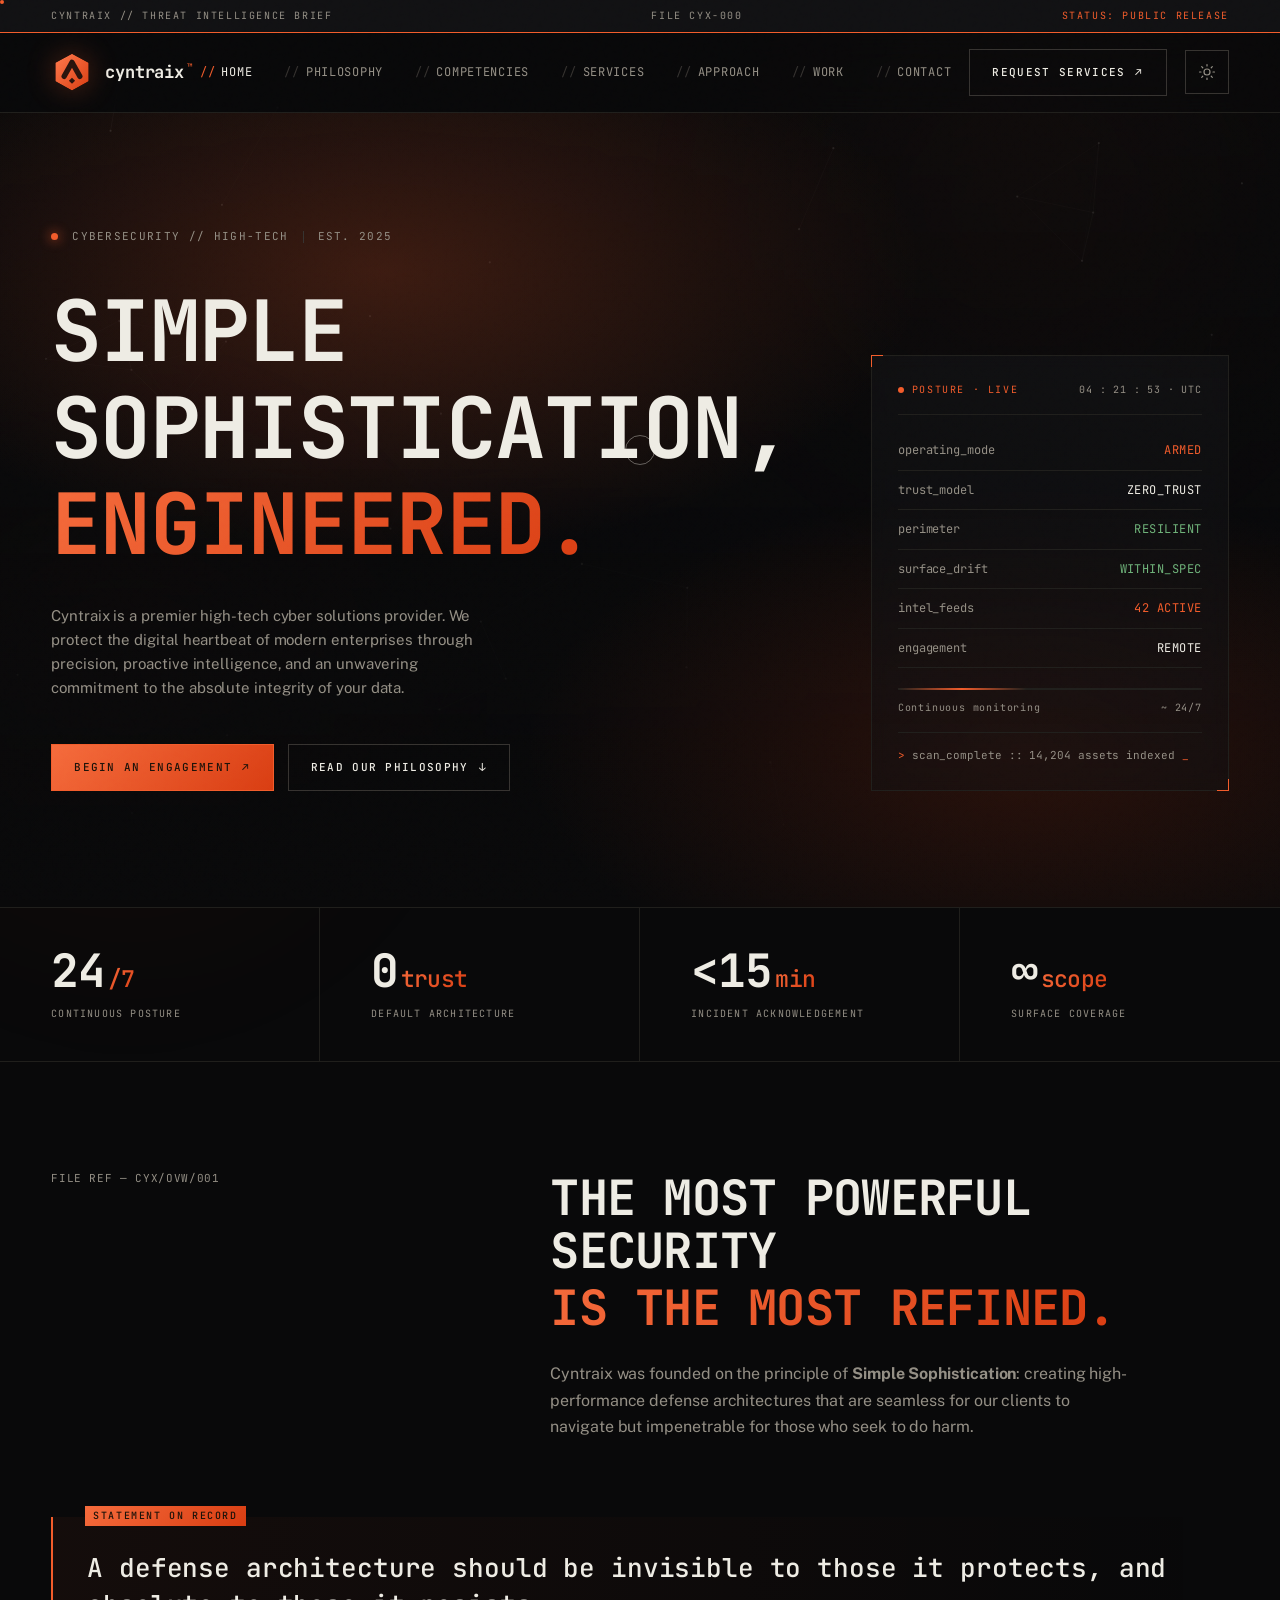
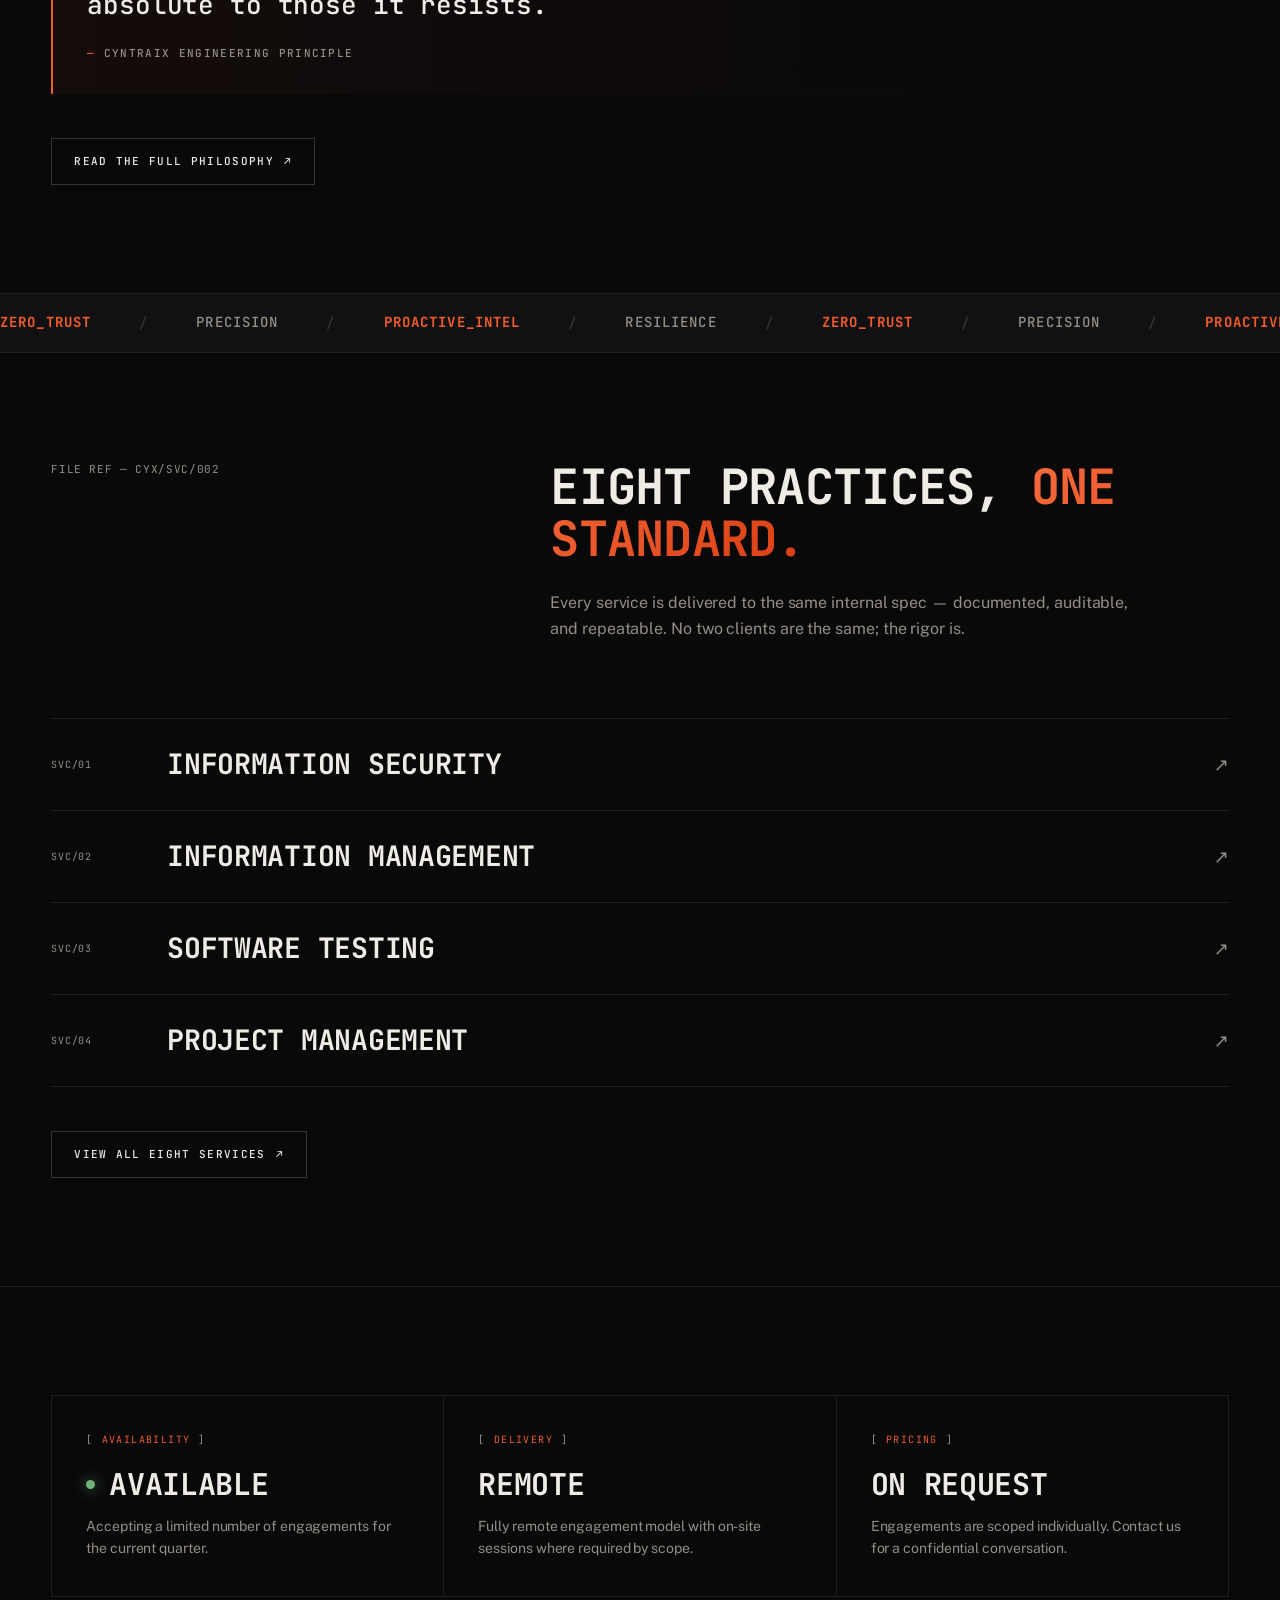
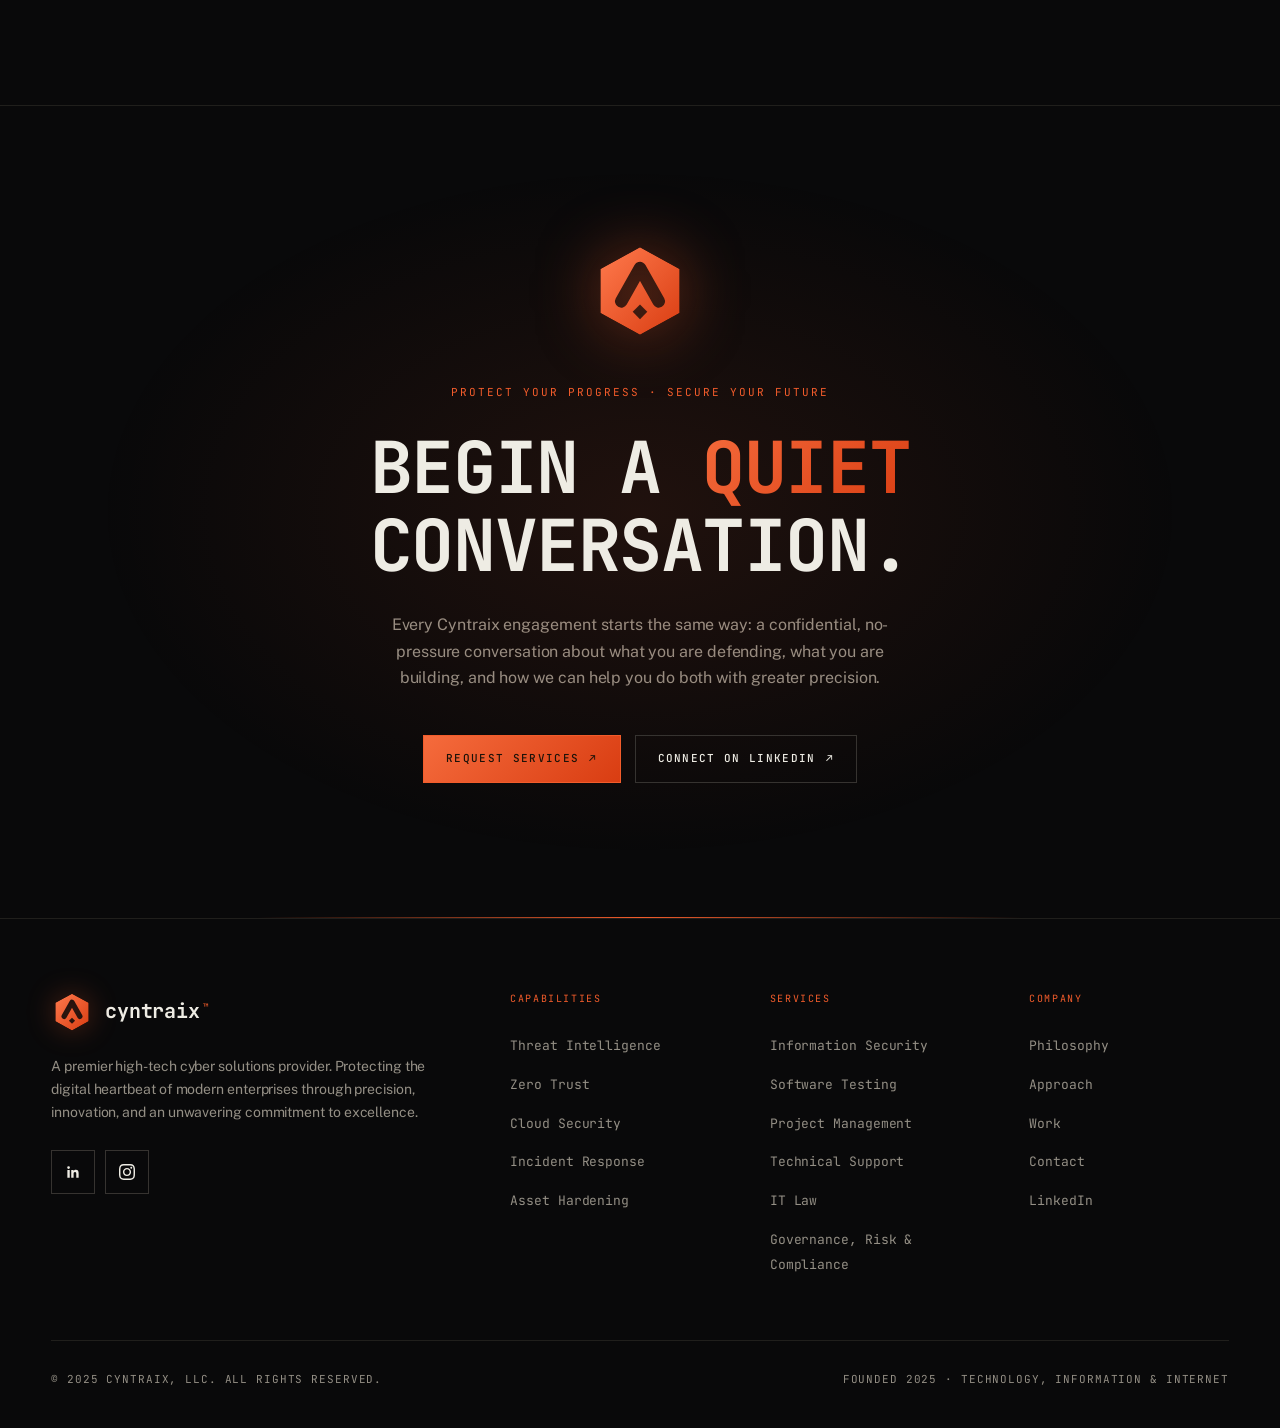
<file: index.html>
<!DOCTYPE html>
<html lang="en">
<head>
<meta charset="UTF-8" />
<meta name="viewport" content="width=device-width, initial-scale=1.0" />
<script>(function(){try{if(localStorage.getItem('cyntraix-theme')==='light'){document.documentElement.setAttribute('data-theme','light');}}catch(e){}})();</script>
<title>Cyntraix — Simple Sophistication in Cybersecurity</title>
<meta name="description" content="Cyntraix is a premier high-tech cyber solutions provider. Precision, proactive intelligence, and uncompromising data integrity for the modern enterprise." />
<link rel="icon" type="image/png" href="assets/img/brand/cyntraix-mark-transparent-512.png">
<link rel="canonical" href="https://cyntraix.com/" />

<meta property="og:title" content="Cyntraix — Simple Sophistication in Cybersecurity" />
<meta property="og:description" content="A premier high-tech cyber solutions provider. Protecting the digital heartbeat of modern enterprises through precision, proactive intelligence, and uncompromising data integrity." />
<meta property="og:type" content="website" />
<meta property="og:image" content="assets/img/brand/cyntraix-mark-transparent-512.png" />

<link rel="preconnect" href="https://fonts.googleapis.com">
<link rel="preconnect" href="https://fonts.gstatic.com" crossorigin>
<link href="https://fonts.googleapis.com/css2?family=JetBrains+Mono:wght@400;500;700&family=Public+Sans:wght@400;500;600;700&display=swap" rel="stylesheet">
<link rel="stylesheet" href="assets/css/style.css">
</head>
<body>

<div class="grain"></div>
<div class="aurora"></div>
<div class="aurora two"></div>

<div class="doc-strip">
  <span>CYNTRAIX // THREAT INTELLIGENCE BRIEF</span>
  <span class="file-id">FILE CYX-000</span>
  <span class="status">STATUS: PUBLIC RELEASE</span>
</div>

<!-- ============ NAV ============ -->
<nav class="top">
  <a href="index.html" class="brand" aria-label="Cyntraix home">
    <svg class="brand-mark" viewBox="0 0 48 48" xmlns="http://www.w3.org/2000/svg" aria-hidden="true">
      <defs>
        <linearGradient id="logoGradNav" x1="0" y1="0" x2="1" y2="1">
          <stop offset="0%" style="stop-color:var(--accent-light)" />
          <stop offset="100%" style="stop-color:var(--accent-deep)" />
        </linearGradient>
        <mask id="logoMaskNav">
          <path d="M24 3 L43 13.5 V34.5 L24 45 L5 34.5 V13.5 Z" fill="#fff" />
          <path d="M15 29 L24 13 L33 29" fill="none" stroke="#000" stroke-width="6" stroke-linecap="round" stroke-linejoin="round" />
          <path d="M24 30.5 L27.5 34 L24 37.5 L20.5 34 Z" fill="#000" />
        </mask>
      </defs>
      <path d="M24 3 L43 13.5 V34.5 L24 45 L5 34.5 V13.5 Z" fill="url(#logoGradNav)" mask="url(#logoMaskNav)" />
    </svg>
    <span class="brand-text">Cyntraix<sup>™</sup></span>
  </a>
  <div class="nav-right">
    <div class="nav-links" role="navigation" aria-label="Primary">
      <a href="index.html" aria-current="page">Home</a>
      <a href="philosophy.html">Philosophy</a>
      <a href="competencies.html">Competencies</a>
      <a href="services.html">Services</a>
      <a href="approach.html">Approach</a>
      <a href="work.html">Work</a>
      <a href="contact.html">Contact</a>
    </div>
    <a href="contact.html" class="cta-btn">Request services <span class="arrow" aria-hidden="true">↗</span></a>
    <button class="theme-toggle" id="themeToggle" type="button" aria-pressed="false" aria-label="Switch to light theme">
      <svg class="icon-sun" viewBox="0 0 24 24" fill="none" stroke="currentColor" stroke-width="1.6" stroke-linecap="round"><circle cx="12" cy="12" r="4"></circle><path d="M12 2v2M12 20v2M4.93 4.93l1.41 1.41M17.66 17.66l1.41 1.41M2 12h2M20 12h2M4.93 19.07l1.41-1.41M17.66 6.34l1.41-1.41"></path></svg>
      <svg class="icon-moon" viewBox="0 0 24 24" fill="none" stroke="currentColor" stroke-width="1.6" stroke-linecap="round" stroke-linejoin="round"><path d="M21 12.79A9 9 0 1 1 11.21 3 7 7 0 0 0 21 12.79z"></path></svg>
    </button>
    <button class="nav-toggle" aria-label="Toggle menu" aria-expanded="false">
      <span></span><span></span><span></span>
    </button>
  </div>
</nav>

<main id="top">

  <!-- ============ HERO ============ -->
  <section class="hero">
    <video class="hero-video" autoplay muted loop playsinline aria-hidden="true">
      <source src="assets/video/hero-particles.mp4" type="video/mp4">
    </video>
    <canvas class="hero-video-canvas" aria-hidden="true"></canvas>
    <div class="hero-video-tint"></div>
    <div class="wrap hero-grid">
      <div>
        <div class="hero-eyebrow">
          <span class="pulse"></span>
          CYBERSECURITY // HIGH-TECH
          <span class="sep"></span>
          EST. 2025
        </div>
        <h1>
          <span class="redact-line redact-auto"><span class="bar"></span>Simple</span>
          <span class="redact-line redact-auto"><span class="bar"></span>sophistication,</span>
          <span class="redact-line redact-auto"><span class="bar"></span><em>engineered.</em></span>
        </h1>
        <p class="hero-sub">
          Cyntraix is a premier high-tech cyber solutions provider. We protect the
          digital heartbeat of modern enterprises through precision, proactive
          intelligence, and an unwavering commitment to the absolute integrity of
          your data.
        </p>
        <div class="hero-cta-row">
          <a href="contact.html" class="cta-btn primary">Begin an engagement <span class="arrow" aria-hidden="true">↗</span></a>
          <a href="philosophy.html" class="cta-btn">Read our philosophy <span class="arrow" aria-hidden="true">↓</span></a>
        </div>
      </div>
      <div class="scope reveal">
        <div class="scope-head">
          <span class="label">Posture · Live</span>
          <span class="ts" id="liveClock">00 : 00 : 00 · UTC</span>
        </div>
        <div class="scope-row"><span class="k">operating_mode</span><span class="v armed">ARMED</span></div>
        <div class="scope-row"><span class="k">trust_model</span><span class="v">ZERO_TRUST</span></div>
        <div class="scope-row"><span class="k">perimeter</span><span class="v ok">RESILIENT</span></div>
        <div class="scope-row"><span class="k">surface_drift</span><span class="v ok">WITHIN_SPEC</span></div>
        <div class="scope-row"><span class="k">intel_feeds</span><span class="v armed">42 ACTIVE</span></div>
        <div class="scope-row"><span class="k">engagement</span><span class="v">REMOTE</span></div>
        <div class="scope-meter">
          <div class="bar-track"></div>
          <div class="lbl"><span>Continuous monitoring</span><span>~ 24/7</span></div>
        </div>
        <div class="scope-feed">
          <span class="feed-prompt">&gt;</span><span id="feedLine"></span><span class="feed-cursor">_</span>
        </div>
      </div>
    </div>
  </section>

  <!-- ============ STAT BAND ============ -->
  <section class="statband seamless">
    <div class="statband-grid">
      <div class="stat reveal">
        <div class="n"><span class="count" data-target="24">0</span><span class="unit">/7</span></div>
        <div class="k">Continuous posture</div>
      </div>
      <div class="stat reveal delay-1">
        <div class="n">0<span class="unit">trust</span></div>
        <div class="k">Default architecture</div>
      </div>
      <div class="stat reveal delay-2">
        <div class="n">&lt;<span class="count" data-target="15">0</span><span class="unit">min</span></div>
        <div class="k">Incident acknowledgement</div>
      </div>
      <div class="stat reveal delay-3">
        <div class="n">&#8734;<span class="unit">scope</span></div>
        <div class="k">Surface coverage</div>
      </div>
    </div>
  </section>

  <!-- ============ PHILOSOPHY TEASER ============ -->
  <section class="section">
    <div class="wrap">
      <div class="sec-head">
        <div class="idx reveal"><span class="idx-num">FILE REF — CYX/OVW/001</span></div>
        <div class="reveal">
          <h2><span class="redact-line redact"><span class="bar"></span>The most powerful security</span> <span class="redact-line redact"><span class="bar"></span><em>is the most refined.</em></span></h2>
          <p class="lede">
            Cyntraix was founded on the principle of <strong>Simple Sophistication</strong>:
            creating high-performance defense architectures that are seamless for our clients
            to navigate but impenetrable for those who seek to do harm.
          </p>
        </div>
      </div>
      <div class="philosophy-quote reveal">
        A defense architecture should be invisible to those it protects, and absolute
        to those it resists.
        <cite>Cyntraix Engineering Principle</cite>
      </div>
      <div style="margin-top:44px;">
        <a href="philosophy.html" class="cta-btn">Read the full philosophy <span class="arrow" aria-hidden="true">↗</span></a>
      </div>
    </div>
  </section>

  <!-- ============ MARQUEE ============ -->
  <div class="marquee">
    <div class="marquee-track" aria-hidden="true">
      <span class="word-accent">ZERO_TRUST</span><span class="dot">/</span>
      <span class="word">PRECISION</span><span class="dot">/</span>
      <span class="word-accent">PROACTIVE_INTEL</span><span class="dot">/</span>
      <span class="word">RESILIENCE</span><span class="dot">/</span>
      <span class="word-accent">ZERO_TRUST</span><span class="dot">/</span>
      <span class="word">PRECISION</span><span class="dot">/</span>
      <span class="word-accent">PROACTIVE_INTEL</span><span class="dot">/</span>
      <span class="word">RESILIENCE</span><span class="dot">/</span>
    </div>
  </div>

  <!-- ============ SERVICES TEASER ============ -->
  <section class="section">
    <div class="wrap">
      <div class="sec-head">
        <div class="idx reveal"><span class="idx-num">FILE REF — CYX/SVC/002</span></div>
        <div class="reveal">
          <h2>Eight practices, <em>one standard.</em></h2>
          <p class="lede">
            Every service is delivered to the same internal spec — documented,
            auditable, and repeatable. No two clients are the same; the rigor is.
          </p>
        </div>
      </div>
      <ul class="service-list reveal">
        <li class="service-row"><a href="services.html"><span class="service-idx">SVC/01</span><span class="service-name">Information Security</span><span class="service-arrow" aria-hidden="true">↗</span></a></li>
        <li class="service-row"><a href="services.html"><span class="service-idx">SVC/02</span><span class="service-name">Information Management</span><span class="service-arrow" aria-hidden="true">↗</span></a></li>
        <li class="service-row"><a href="services.html"><span class="service-idx">SVC/03</span><span class="service-name">Software Testing</span><span class="service-arrow" aria-hidden="true">↗</span></a></li>
        <li class="service-row"><a href="services.html"><span class="service-idx">SVC/04</span><span class="service-name">Project Management</span><span class="service-arrow" aria-hidden="true">↗</span></a></li>
      </ul>
      <div style="margin-top:44px;">
        <a href="services.html" class="cta-btn">View all eight services <span class="arrow" aria-hidden="true">↗</span></a>
      </div>
    </div>
  </section>

  <!-- ============ AVAILABILITY ============ -->
  <section class="section">
    <div class="wrap">
      <div class="avail-grid reveal">
        <div class="avail-cell">
          <div class="lbl">Availability</div>
          <div class="val"><span class="dot"></span> Available</div>
          <p class="sub">Accepting a limited number of engagements for the current quarter.</p>
        </div>
        <div class="avail-cell">
          <div class="lbl">Delivery</div>
          <div class="val">Remote</div>
          <p class="sub">Fully remote engagement model with on-site sessions where required by scope.</p>
        </div>
        <div class="avail-cell">
          <div class="lbl">Pricing</div>
          <div class="val">On Request</div>
          <p class="sub">Engagements are scoped individually. Contact us for a confidential conversation.</p>
        </div>
      </div>
    </div>
  </section>

  <!-- ============ CTA BLOCK ============ -->
  <section class="cta-block" id="contact-teaser">
    <svg class="cta-mark" viewBox="0 0 48 48" xmlns="http://www.w3.org/2000/svg" aria-hidden="true">
      <defs>
        <linearGradient id="logoGradCta" x1="0" y1="0" x2="1" y2="1">
          <stop offset="0%" style="stop-color:var(--accent-light)" />
          <stop offset="100%" style="stop-color:var(--accent-deep)" />
        </linearGradient>
        <mask id="logoMaskCta">
          <path d="M24 3 L43 13.5 V34.5 L24 45 L5 34.5 V13.5 Z" fill="#fff" />
          <path d="M15 29 L24 13 L33 29" fill="none" stroke="#000" stroke-width="6" stroke-linecap="round" stroke-linejoin="round" />
          <path d="M24 30.5 L27.5 34 L24 37.5 L20.5 34 Z" fill="#000" />
        </mask>
      </defs>
      <path d="M24 3 L43 13.5 V34.5 L24 45 L5 34.5 V13.5 Z" fill="url(#logoGradCta)" mask="url(#logoMaskCta)" />
    </svg>
    <div class="eyebrow">Protect your progress · Secure your future</div>
    <h2 class="reveal">Begin a <em>quiet</em> conversation.</h2>
    <p class="sub">
      Every Cyntraix engagement starts the same way: a confidential, no-pressure conversation
      about what you are defending, what you are building, and how we can help you do both
      with greater precision.
    </p>
    <div class="actions">
      <a href="contact.html" class="cta-btn primary">Request services <span class="arrow" aria-hidden="true">↗</span></a>
      <a href="https://www.linkedin.com/company/cyntraix/" target="_blank" rel="noopener" class="cta-btn">Connect on LinkedIn <span class="arrow" aria-hidden="true">↗</span></a>
    </div>
  </section>

</main>

<!-- ============ FOOTER ============ -->
<footer>
  <div class="footer-grid">
    <div class="foot-brand">
      <div class="brand">
        <svg class="brand-mark" viewBox="0 0 48 48" xmlns="http://www.w3.org/2000/svg" aria-hidden="true">
          <defs>
            <linearGradient id="logoGradFoot" x1="0" y1="0" x2="1" y2="1">
              <stop offset="0%" style="stop-color:var(--accent-light)" />
              <stop offset="100%" style="stop-color:var(--accent-deep)" />
            </linearGradient>
            <mask id="logoMaskFoot">
              <path d="M24 3 L43 13.5 V34.5 L24 45 L5 34.5 V13.5 Z" fill="#fff" />
              <path d="M15 29 L24 13 L33 29" fill="none" stroke="#000" stroke-width="6" stroke-linecap="round" stroke-linejoin="round" />
              <path d="M24 30.5 L27.5 34 L24 37.5 L20.5 34 Z" fill="#000" />
            </mask>
          </defs>
          <path d="M24 3 L43 13.5 V34.5 L24 45 L5 34.5 V13.5 Z" fill="url(#logoGradFoot)" mask="url(#logoMaskFoot)" />
        </svg>
        <span class="brand-text">Cyntraix<sup>™</sup></span>
      </div>
      <p>
        A premier high-tech cyber solutions provider. Protecting the digital heartbeat of modern
        enterprises through precision, innovation, and an unwavering commitment to excellence.
      </p>
      <div class="foot-social">
        <a href="https://www.linkedin.com/company/cyntraix/" target="_blank" rel="noopener" aria-label="LinkedIn">
          <svg viewBox="0 0 24 24" fill="currentColor"><path d="M20.45 20.45h-3.55v-5.57c0-1.33-.02-3.03-1.85-3.03-1.85 0-2.14 1.45-2.14 2.94v5.66H9.36V9h3.41v1.56h.05c.47-.9 1.63-1.85 3.36-1.85 3.6 0 4.27 2.37 4.27 5.45v6.29zM5.34 7.43a2.06 2.06 0 1 1 0-4.12 2.06 2.06 0 0 1 0 4.12zM7.12 20.45H3.56V9h3.56v11.45z"/></svg>
        </a>
        <a href="https://www.instagram.com/cyntraix/" target="_blank" rel="noopener" aria-label="Instagram">
          <svg viewBox="0 0 24 24" fill="currentColor"><path d="M12 2.163c3.204 0 3.584.012 4.85.07 3.252.148 4.771 1.691 4.919 4.919.058 1.265.069 1.645.069 4.849 0 3.205-.012 3.584-.069 4.849-.149 3.225-1.664 4.771-4.919 4.919-1.266.058-1.644.07-4.85.07-3.204 0-3.584-.012-4.849-.07-3.26-.149-4.771-1.699-4.919-4.92-.058-1.265-.07-1.644-.07-4.849 0-3.204.012-3.583.07-4.849.149-3.227 1.664-4.771 4.919-4.919 1.266-.057 1.645-.069 4.849-.069zm0-2.163c-3.259 0-3.667.014-4.947.072-4.358.2-6.78 2.618-6.98 6.98-.059 1.281-.073 1.689-.073 4.948 0 3.259.014 3.668.072 4.948.2 4.358 2.618 6.78 6.98 6.98 1.281.058 1.689.072 4.948.072 3.259 0 3.668-.014 4.948-.072 4.354-.2 6.782-2.618 6.979-6.98.059-1.28.073-1.689.073-4.948 0-3.259-.014-3.667-.072-4.947-.196-4.354-2.617-6.78-6.979-6.98-1.281-.059-1.69-.073-4.949-.073zm0 5.838c-3.403 0-6.162 2.759-6.162 6.162s2.759 6.163 6.162 6.163 6.162-2.759 6.162-6.163c0-3.403-2.759-6.162-6.162-6.162zm0 10.162c-2.209 0-4-1.79-4-4 0-2.209 1.791-4 4-4s4 1.791 4 4c0 2.21-1.791 4-4 4zm6.406-11.845c-.796 0-1.441.645-1.441 1.44s.645 1.44 1.441 1.44c.795 0 1.439-.645 1.439-1.44s-.644-1.44-1.439-1.44z"/></svg>
        </a>
      </div>
    </div>
    <div class="foot-col">
      <p class="foot-col-title">Capabilities</p>
      <ul>
        <li><a href="competencies.html">Threat Intelligence</a></li>
        <li><a href="competencies.html">Zero Trust</a></li>
        <li><a href="competencies.html">Cloud Security</a></li>
        <li><a href="competencies.html">Incident Response</a></li>
        <li><a href="competencies.html">Asset Hardening</a></li>
      </ul>
    </div>
    <div class="foot-col">
      <p class="foot-col-title">Services</p>
      <ul>
        <li><a href="services.html">Information Security</a></li>
        <li><a href="services.html">Software Testing</a></li>
        <li><a href="services.html">Project Management</a></li>
        <li><a href="services.html">Technical Support</a></li>
        <li><a href="services.html">IT Law</a></li>
        <li><a href="services.html">Governance, Risk &amp; Compliance</a></li>
      </ul>
    </div>
    <div class="foot-col">
      <p class="foot-col-title">Company</p>
      <ul>
        <li><a href="philosophy.html">Philosophy</a></li>
        <li><a href="approach.html">Approach</a></li>
        <li><a href="work.html">Work</a></li>
        <li><a href="contact.html">Contact</a></li>
        <li><a href="https://www.linkedin.com/company/cyntraix/" target="_blank" rel="noopener">LinkedIn</a></li>
      </ul>
    </div>
  </div>
  <div class="foot-base">
    <span>&copy; 2025 Cyntraix, LLC. All rights reserved.</span>
    <span>Founded 2025 · Technology, Information &amp; Internet</span>
  </div>
</footer>

<script src="assets/js/network-canvas.js" defer></script>
<script src="assets/js/cursor.js" defer></script>
<script src="assets/js/main.js"></script>
<script src="assets/js/scroll-video.js" defer></script>
</body>
</html>
</file>
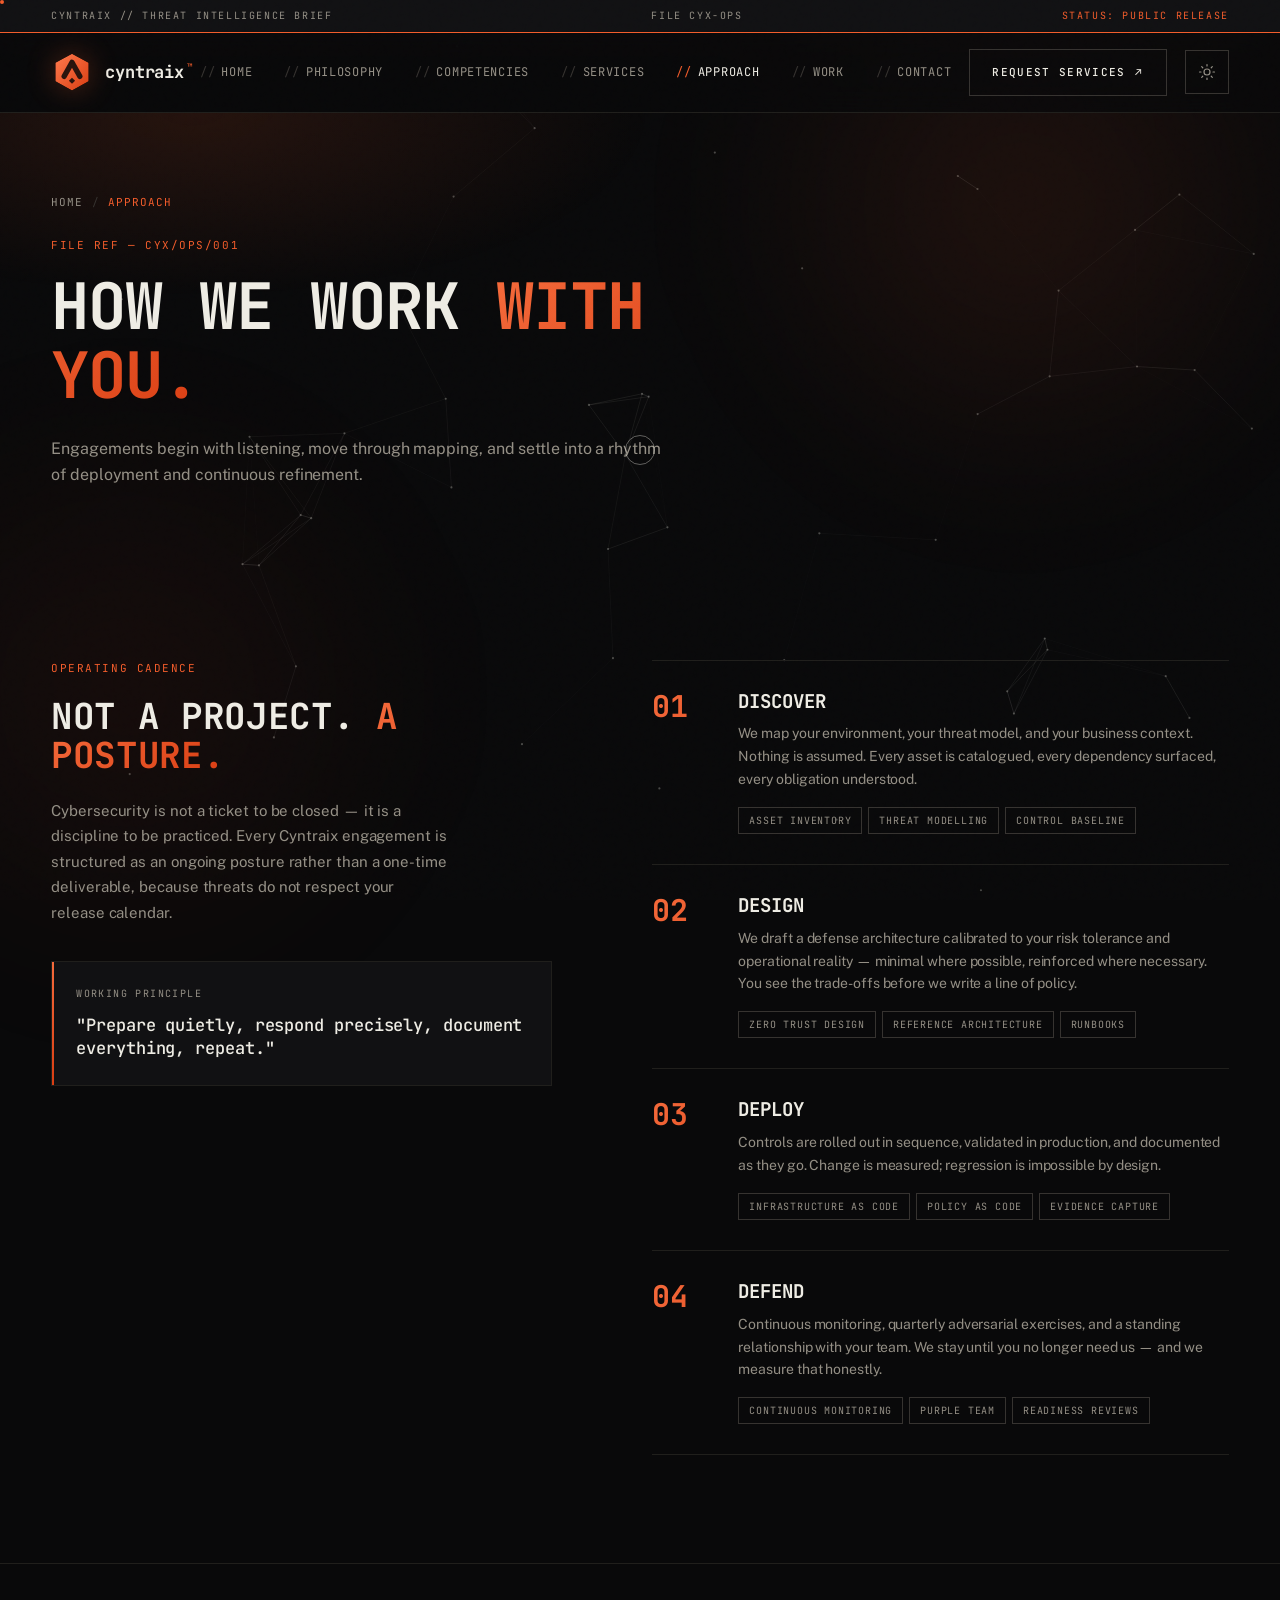
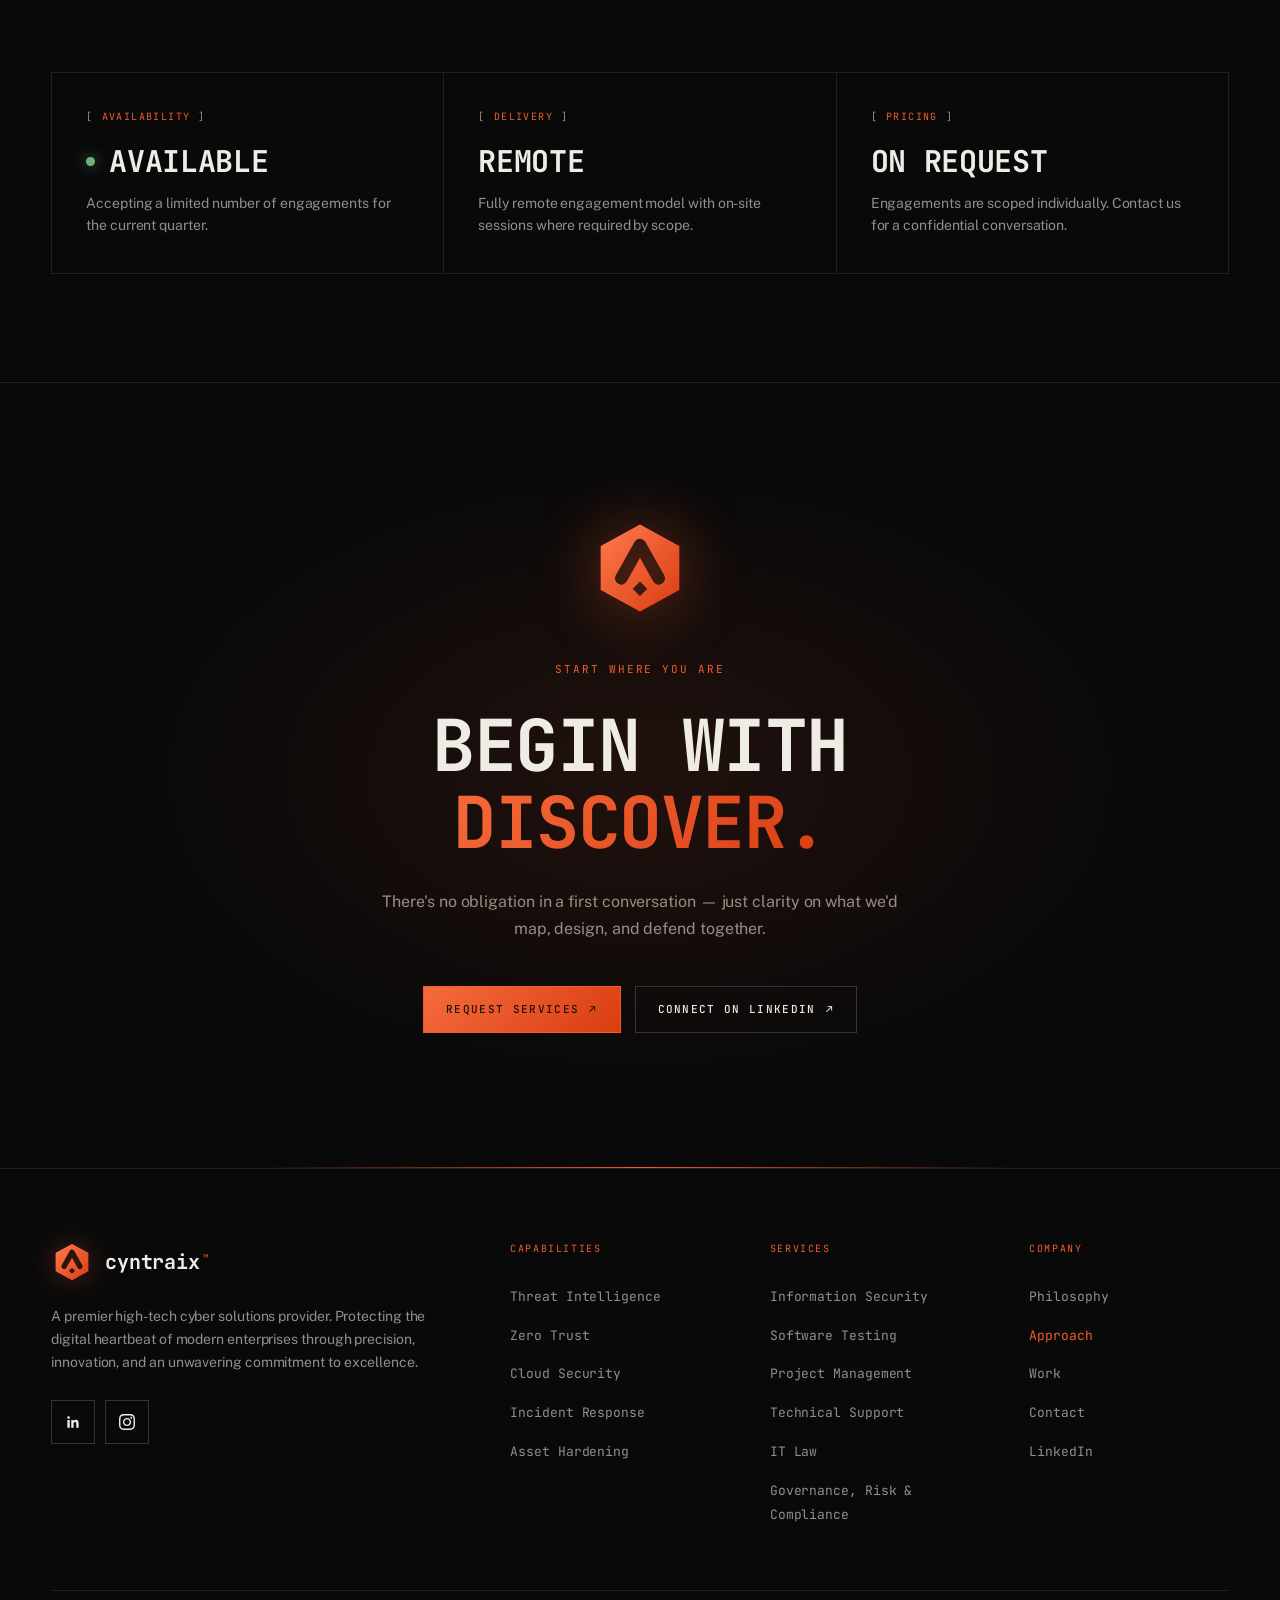
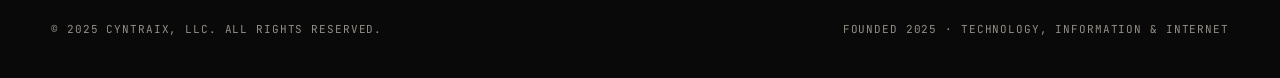
<file: approach.html>
<!DOCTYPE html>
<html lang="en">
<head>
<meta charset="UTF-8" />
<meta name="viewport" content="width=device-width, initial-scale=1.0" />
<script>(function(){try{if(localStorage.getItem('cyntraix-theme')==='light'){document.documentElement.setAttribute('data-theme','light');}}catch(e){}})();</script>
<title>Approach — Cyntraix</title>
<meta name="description" content="How Cyntraix works with clients: Discover, Design, Deploy, Defend. Not a project — a posture." />
<link rel="icon" type="image/png" href="assets/img/brand/cyntraix-mark-transparent-512.png">
<link rel="canonical" href="https://cyntraix.com/approach.html" />

<link rel="preconnect" href="https://fonts.googleapis.com">
<link rel="preconnect" href="https://fonts.gstatic.com" crossorigin>
<link href="https://fonts.googleapis.com/css2?family=JetBrains+Mono:wght@400;500;700&family=Public+Sans:wght@400;500;600;700&display=swap" rel="stylesheet">
<link rel="stylesheet" href="assets/css/style.css">
</head>
<body>

<div class="grain"></div>
<div class="aurora"></div>
<div class="aurora two"></div>

<div class="doc-strip">
  <span>CYNTRAIX // THREAT INTELLIGENCE BRIEF</span>
  <span class="file-id">FILE CYX-OPS</span>
  <span class="status">STATUS: PUBLIC RELEASE</span>
</div>

<nav class="top">
  <a href="index.html" class="brand" aria-label="Cyntraix home">
    <svg class="brand-mark" viewBox="0 0 48 48" xmlns="http://www.w3.org/2000/svg" aria-hidden="true">
      <defs>
        <linearGradient id="logoGradNav" x1="0" y1="0" x2="1" y2="1">
          <stop offset="0%" style="stop-color:var(--accent-light)" />
          <stop offset="100%" style="stop-color:var(--accent-deep)" />
        </linearGradient>
        <mask id="logoMaskNav">
          <path d="M24 3 L43 13.5 V34.5 L24 45 L5 34.5 V13.5 Z" fill="#fff" />
          <path d="M15 29 L24 13 L33 29" fill="none" stroke="#000" stroke-width="6" stroke-linecap="round" stroke-linejoin="round" />
          <path d="M24 30.5 L27.5 34 L24 37.5 L20.5 34 Z" fill="#000" />
        </mask>
      </defs>
      <path d="M24 3 L43 13.5 V34.5 L24 45 L5 34.5 V13.5 Z" fill="url(#logoGradNav)" mask="url(#logoMaskNav)" />
    </svg>
    <span class="brand-text">Cyntraix<sup>™</sup></span>
  </a>
  <div class="nav-right">
    <div class="nav-links" role="navigation" aria-label="Primary">
      <a href="index.html">Home</a>
      <a href="philosophy.html">Philosophy</a>
      <a href="competencies.html">Competencies</a>
      <a href="services.html">Services</a>
      <a href="approach.html" aria-current="page">Approach</a>
      <a href="work.html">Work</a>
      <a href="contact.html">Contact</a>
    </div>
    <a href="contact.html" class="cta-btn">Request services <span class="arrow" aria-hidden="true">↗</span></a>
    <button class="theme-toggle" id="themeToggle" type="button" aria-pressed="false" aria-label="Switch to light theme">
      <svg class="icon-sun" viewBox="0 0 24 24" fill="none" stroke="currentColor" stroke-width="1.6" stroke-linecap="round"><circle cx="12" cy="12" r="4"></circle><path d="M12 2v2M12 20v2M4.93 4.93l1.41 1.41M17.66 17.66l1.41 1.41M2 12h2M20 12h2M4.93 19.07l1.41-1.41M17.66 6.34l1.41-1.41"></path></svg>
      <svg class="icon-moon" viewBox="0 0 24 24" fill="none" stroke="currentColor" stroke-width="1.6" stroke-linecap="round" stroke-linejoin="round"><path d="M21 12.79A9 9 0 1 1 11.21 3 7 7 0 0 0 21 12.79z"></path></svg>
    </button>
    <button class="nav-toggle" aria-label="Toggle menu" aria-expanded="false">
      <span></span><span></span><span></span>
    </button>
  </div>
</nav>

<main>

  <section class="page-header">
    <div class="wrap">
      <div class="breadcrumb">
        <a href="index.html">Home</a><span class="sep">/</span><span class="current">Approach</span>
      </div>
      <div class="kicker reveal">FILE REF — CYX/OPS/001</div>
      <h1 class="reveal">How we work <em>with you.</em></h1>
      <p class="lede reveal">
        Engagements begin with listening, move through mapping, and settle into a
        rhythm of deployment and continuous refinement.
      </p>
    </div>
  </section>

  <section class="section seamless">
    <div class="wrap">
      <div class="approach-wrap">
        <div class="approach-aside reveal">
          <div class="panel-title">Operating Cadence</div>
          <h2>Not a project. <em>A posture.</em></h2>
          <p>
            Cybersecurity is not a ticket to be closed — it is a discipline to be
            practiced. Every Cyntraix engagement is structured as an ongoing posture
            rather than a one-time deliverable, because threats do not respect your
            release calendar.
          </p>
          <div class="principle">
            <div class="ttl">Working Principle</div>
            <div class="body">"Prepare quietly, respond precisely, document everything, repeat."</div>
          </div>
        </div>
        <div class="approach-steps reveal delay-1">
          <div class="step">
            <div class="step-n">01</div>
            <div>
              <h3>Discover</h3>
              <p>We map your environment, your threat model, and your business context.
                Nothing is assumed. Every asset is catalogued, every dependency
                surfaced, every obligation understood.</p>
              <div class="tags"><span>Asset inventory</span><span>Threat modelling</span><span>Control baseline</span></div>
            </div>
          </div>
          <div class="step">
            <div class="step-n">02</div>
            <div>
              <h3>Design</h3>
              <p>We draft a defense architecture calibrated to your risk tolerance and
                operational reality — minimal where possible, reinforced where
                necessary. You see the trade-offs before we write a line of policy.</p>
              <div class="tags"><span>Zero trust design</span><span>Reference architecture</span><span>Runbooks</span></div>
            </div>
          </div>
          <div class="step">
            <div class="step-n">03</div>
            <div>
              <h3>Deploy</h3>
              <p>Controls are rolled out in sequence, validated in production, and
                documented as they go. Change is measured; regression is impossible
                by design.</p>
              <div class="tags"><span>Infrastructure as code</span><span>Policy as code</span><span>Evidence capture</span></div>
            </div>
          </div>
          <div class="step">
            <div class="step-n">04</div>
            <div>
              <h3>Defend</h3>
              <p>Continuous monitoring, quarterly adversarial exercises, and a
                standing relationship with your team. We stay until you no longer
                need us — and we measure that honestly.</p>
              <div class="tags"><span>Continuous monitoring</span><span>Purple team</span><span>Readiness reviews</span></div>
            </div>
          </div>
        </div>
      </div>
    </div>
  </section>

  <section class="section">
    <div class="wrap">
      <div class="avail-grid reveal">
        <div class="avail-cell">
          <div class="lbl">Availability</div>
          <div class="val"><span class="dot"></span> Available</div>
          <p class="sub">Accepting a limited number of engagements for the current quarter.</p>
        </div>
        <div class="avail-cell">
          <div class="lbl">Delivery</div>
          <div class="val">Remote</div>
          <p class="sub">Fully remote engagement model with on-site sessions where required by scope.</p>
        </div>
        <div class="avail-cell">
          <div class="lbl">Pricing</div>
          <div class="val">On Request</div>
          <p class="sub">Engagements are scoped individually. Contact us for a confidential conversation.</p>
        </div>
      </div>
    </div>
  </section>

  <section class="cta-block">
    <svg class="cta-mark" viewBox="0 0 48 48" xmlns="http://www.w3.org/2000/svg" aria-hidden="true">
      <defs>
        <linearGradient id="logoGradCta" x1="0" y1="0" x2="1" y2="1">
          <stop offset="0%" style="stop-color:var(--accent-light)" />
          <stop offset="100%" style="stop-color:var(--accent-deep)" />
        </linearGradient>
        <mask id="logoMaskCta">
          <path d="M24 3 L43 13.5 V34.5 L24 45 L5 34.5 V13.5 Z" fill="#fff" />
          <path d="M15 29 L24 13 L33 29" fill="none" stroke="#000" stroke-width="6" stroke-linecap="round" stroke-linejoin="round" />
          <path d="M24 30.5 L27.5 34 L24 37.5 L20.5 34 Z" fill="#000" />
        </mask>
      </defs>
      <path d="M24 3 L43 13.5 V34.5 L24 45 L5 34.5 V13.5 Z" fill="url(#logoGradCta)" mask="url(#logoMaskCta)" />
    </svg>
    <div class="eyebrow">Start where you are</div>
    <h2 class="reveal">Begin with <em>Discover.</em></h2>
    <p class="sub">
      There's no obligation in a first conversation — just clarity on what
      we'd map, design, and defend together.
    </p>
    <div class="actions">
      <a href="contact.html" class="cta-btn primary">Request services <span class="arrow" aria-hidden="true">↗</span></a>
      <a href="https://www.linkedin.com/company/cyntraix/" target="_blank" rel="noopener" class="cta-btn">Connect on LinkedIn <span class="arrow" aria-hidden="true">↗</span></a>
    </div>
  </section>

</main>

<footer>
  <div class="footer-grid">
    <div class="foot-brand">
      <div class="brand">
        <svg class="brand-mark" viewBox="0 0 48 48" xmlns="http://www.w3.org/2000/svg" aria-hidden="true">
          <defs>
            <linearGradient id="logoGradFoot" x1="0" y1="0" x2="1" y2="1">
              <stop offset="0%" style="stop-color:var(--accent-light)" />
              <stop offset="100%" style="stop-color:var(--accent-deep)" />
            </linearGradient>
            <mask id="logoMaskFoot">
              <path d="M24 3 L43 13.5 V34.5 L24 45 L5 34.5 V13.5 Z" fill="#fff" />
              <path d="M15 29 L24 13 L33 29" fill="none" stroke="#000" stroke-width="6" stroke-linecap="round" stroke-linejoin="round" />
              <path d="M24 30.5 L27.5 34 L24 37.5 L20.5 34 Z" fill="#000" />
            </mask>
          </defs>
          <path d="M24 3 L43 13.5 V34.5 L24 45 L5 34.5 V13.5 Z" fill="url(#logoGradFoot)" mask="url(#logoMaskFoot)" />
        </svg>
        <span class="brand-text">Cyntraix<sup>™</sup></span>
      </div>
      <p>
        A premier high-tech cyber solutions provider. Protecting the digital heartbeat of modern
        enterprises through precision, innovation, and an unwavering commitment to excellence.
      </p>
      <div class="foot-social">
        <a href="https://www.linkedin.com/company/cyntraix/" target="_blank" rel="noopener" aria-label="LinkedIn">
          <svg viewBox="0 0 24 24" fill="currentColor"><path d="M20.45 20.45h-3.55v-5.57c0-1.33-.02-3.03-1.85-3.03-1.85 0-2.14 1.45-2.14 2.94v5.66H9.36V9h3.41v1.56h.05c.47-.9 1.63-1.85 3.36-1.85 3.6 0 4.27 2.37 4.27 5.45v6.29zM5.34 7.43a2.06 2.06 0 1 1 0-4.12 2.06 2.06 0 0 1 0 4.12zM7.12 20.45H3.56V9h3.56v11.45z"/></svg>
        </a>
        <a href="https://www.instagram.com/cyntraix/" target="_blank" rel="noopener" aria-label="Instagram">
          <svg viewBox="0 0 24 24" fill="currentColor"><path d="M12 2.163c3.204 0 3.584.012 4.85.07 3.252.148 4.771 1.691 4.919 4.919.058 1.265.069 1.645.069 4.849 0 3.205-.012 3.584-.069 4.849-.149 3.225-1.664 4.771-4.919 4.919-1.266.058-1.644.07-4.85.07-3.204 0-3.584-.012-4.849-.07-3.26-.149-4.771-1.699-4.919-4.92-.058-1.265-.07-1.644-.07-4.849 0-3.204.012-3.583.07-4.849.149-3.227 1.664-4.771 4.919-4.919 1.266-.057 1.645-.069 4.849-.069zm0-2.163c-3.259 0-3.667.014-4.947.072-4.358.2-6.78 2.618-6.98 6.98-.059 1.281-.073 1.689-.073 4.948 0 3.259.014 3.668.072 4.948.2 4.358 2.618 6.78 6.98 6.98 1.281.058 1.689.072 4.948.072 3.259 0 3.668-.014 4.948-.072 4.354-.2 6.782-2.618 6.979-6.98.059-1.28.073-1.689.073-4.948 0-3.259-.014-3.667-.072-4.947-.196-4.354-2.617-6.78-6.979-6.98-1.281-.059-1.69-.073-4.949-.073zm0 5.838c-3.403 0-6.162 2.759-6.162 6.162s2.759 6.163 6.162 6.163 6.162-2.759 6.162-6.163c0-3.403-2.759-6.162-6.162-6.162zm0 10.162c-2.209 0-4-1.79-4-4 0-2.209 1.791-4 4-4s4 1.791 4 4c0 2.21-1.791 4-4 4zm6.406-11.845c-.796 0-1.441.645-1.441 1.44s.645 1.44 1.441 1.44c.795 0 1.439-.645 1.439-1.44s-.644-1.44-1.439-1.44z"/></svg>
        </a>
      </div>
    </div>
    <div class="foot-col">
      <p class="foot-col-title">Capabilities</p>
      <ul>
        <li><a href="competencies.html">Threat Intelligence</a></li>
        <li><a href="competencies.html">Zero Trust</a></li>
        <li><a href="competencies.html">Cloud Security</a></li>
        <li><a href="competencies.html">Incident Response</a></li>
        <li><a href="competencies.html">Asset Hardening</a></li>
      </ul>
    </div>
    <div class="foot-col">
      <p class="foot-col-title">Services</p>
      <ul>
        <li><a href="services.html">Information Security</a></li>
        <li><a href="services.html">Software Testing</a></li>
        <li><a href="services.html">Project Management</a></li>
        <li><a href="services.html">Technical Support</a></li>
        <li><a href="services.html">IT Law</a></li>
        <li><a href="services.html">Governance, Risk &amp; Compliance</a></li>
      </ul>
    </div>
    <div class="foot-col">
      <p class="foot-col-title">Company</p>
      <ul>
        <li><a href="philosophy.html">Philosophy</a></li>
        <li><a href="approach.html" aria-current="page">Approach</a></li>
        <li><a href="work.html">Work</a></li>
        <li><a href="contact.html">Contact</a></li>
        <li><a href="https://www.linkedin.com/company/cyntraix/" target="_blank" rel="noopener">LinkedIn</a></li>
      </ul>
    </div>
  </div>
  <div class="foot-base">
    <span>&copy; 2025 Cyntraix, LLC. All rights reserved.</span>
    <span>Founded 2025 · Technology, Information &amp; Internet</span>
  </div>
</footer>

<script src="assets/js/network-canvas.js" defer></script>
<script src="assets/js/cursor.js" defer></script>
<script src="assets/js/main.js"></script>
</body>
</html>
</file>
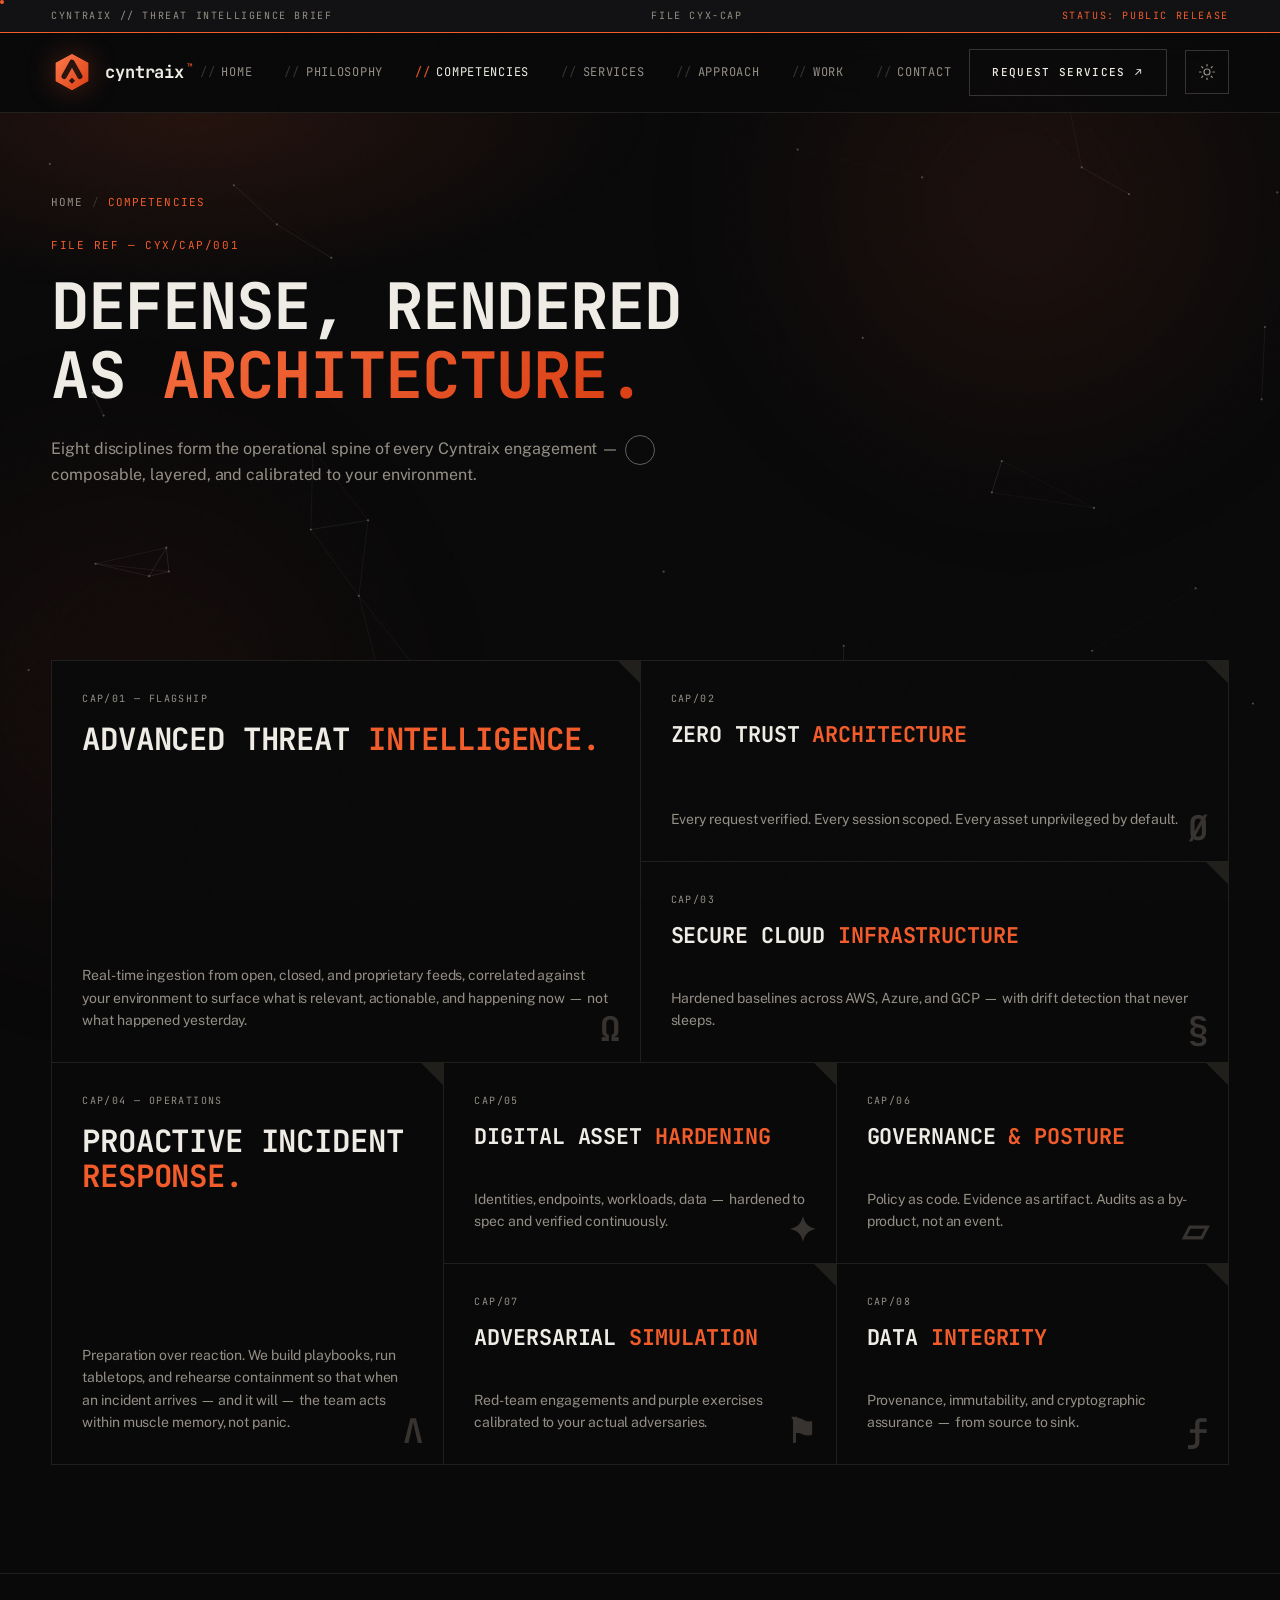
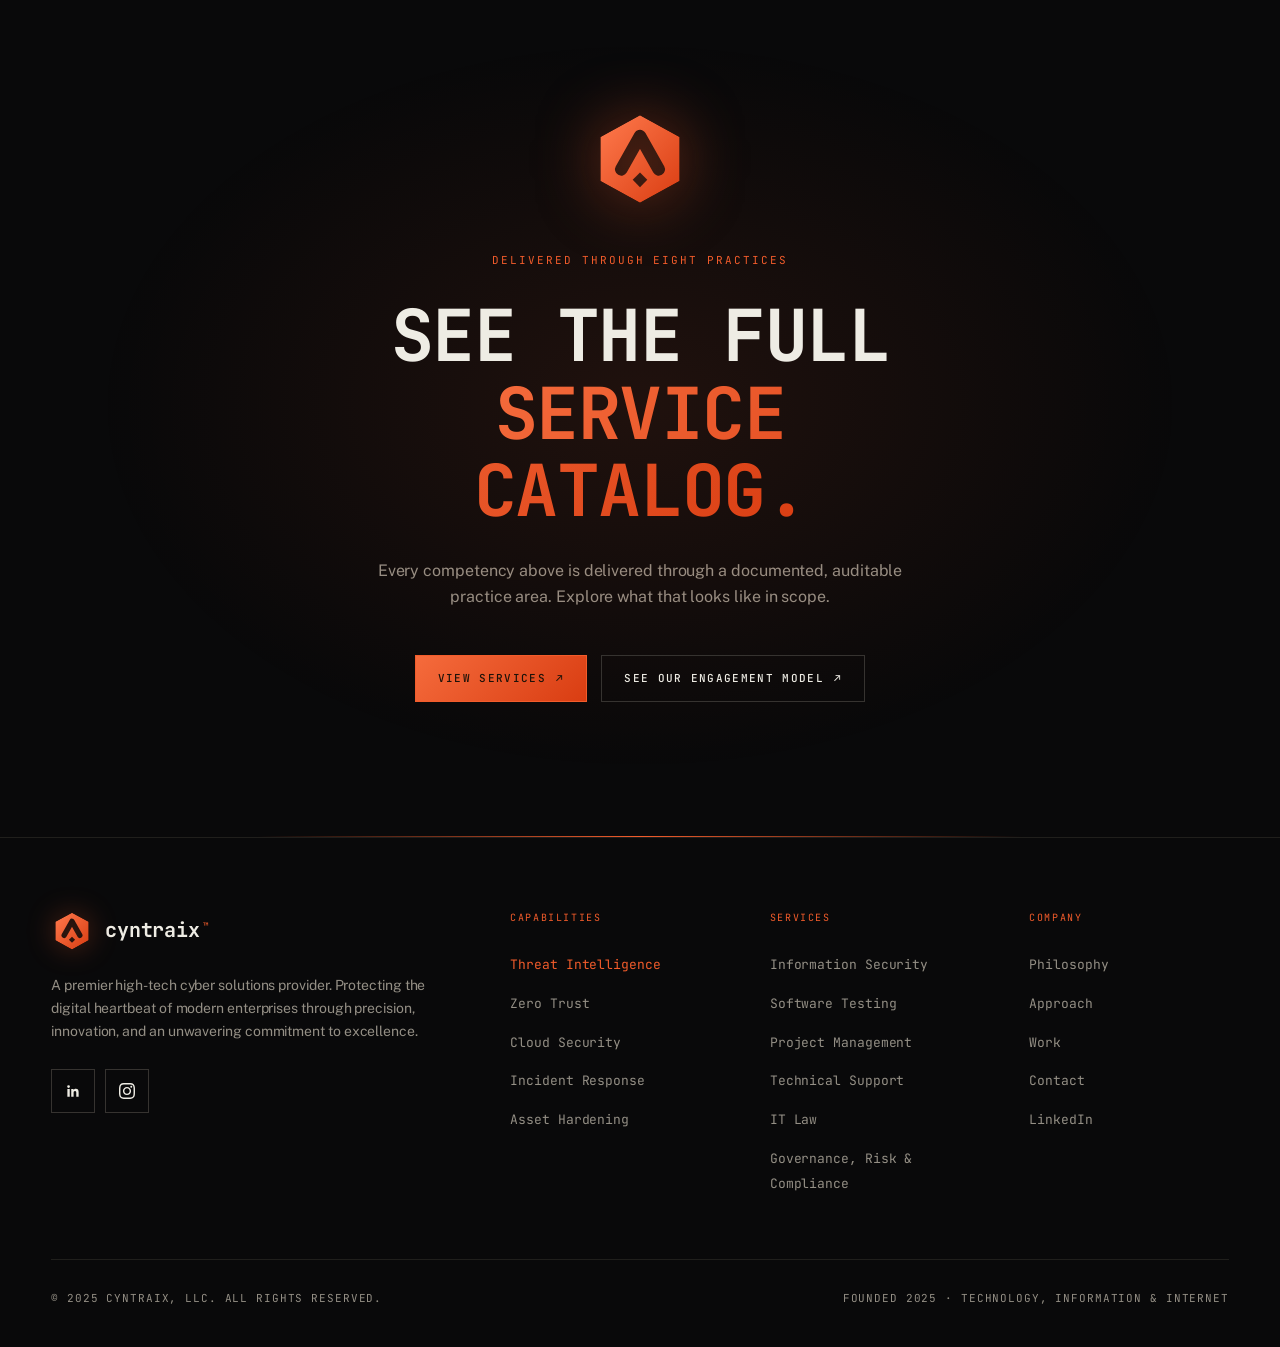
<file: competencies.html>
<!DOCTYPE html>
<html lang="en">
<head>
<meta charset="UTF-8" />
<meta name="viewport" content="width=device-width, initial-scale=1.0" />
<script>(function(){try{if(localStorage.getItem('cyntraix-theme')==='light'){document.documentElement.setAttribute('data-theme','light');}}catch(e){}})();</script>
<title>Core Competencies — Cyntraix</title>
<meta name="description" content="Eight disciplines form the operational spine of every Cyntraix engagement: threat intelligence, zero trust, cloud security, incident response, and more." />
<link rel="icon" type="image/png" href="assets/img/brand/cyntraix-mark-transparent-512.png">
<link rel="canonical" href="https://cyntraix.com/competencies.html" />

<link rel="preconnect" href="https://fonts.googleapis.com">
<link rel="preconnect" href="https://fonts.gstatic.com" crossorigin>
<link href="https://fonts.googleapis.com/css2?family=JetBrains+Mono:wght@400;500;700&family=Public+Sans:wght@400;500;600;700&display=swap" rel="stylesheet">
<link rel="stylesheet" href="assets/css/style.css">
</head>
<body>

<div class="grain"></div>
<div class="aurora"></div>
<div class="aurora two"></div>

<div class="doc-strip">
  <span>CYNTRAIX // THREAT INTELLIGENCE BRIEF</span>
  <span class="file-id">FILE CYX-CAP</span>
  <span class="status">STATUS: PUBLIC RELEASE</span>
</div>

<nav class="top">
  <a href="index.html" class="brand" aria-label="Cyntraix home">
    <svg class="brand-mark" viewBox="0 0 48 48" xmlns="http://www.w3.org/2000/svg" aria-hidden="true">
      <defs>
        <linearGradient id="logoGradNav" x1="0" y1="0" x2="1" y2="1">
          <stop offset="0%" style="stop-color:var(--accent-light)" />
          <stop offset="100%" style="stop-color:var(--accent-deep)" />
        </linearGradient>
        <mask id="logoMaskNav">
          <path d="M24 3 L43 13.5 V34.5 L24 45 L5 34.5 V13.5 Z" fill="#fff" />
          <path d="M15 29 L24 13 L33 29" fill="none" stroke="#000" stroke-width="6" stroke-linecap="round" stroke-linejoin="round" />
          <path d="M24 30.5 L27.5 34 L24 37.5 L20.5 34 Z" fill="#000" />
        </mask>
      </defs>
      <path d="M24 3 L43 13.5 V34.5 L24 45 L5 34.5 V13.5 Z" fill="url(#logoGradNav)" mask="url(#logoMaskNav)" />
    </svg>
    <span class="brand-text">Cyntraix<sup>™</sup></span>
  </a>
  <div class="nav-right">
    <div class="nav-links" role="navigation" aria-label="Primary">
      <a href="index.html">Home</a>
      <a href="philosophy.html">Philosophy</a>
      <a href="competencies.html" aria-current="page">Competencies</a>
      <a href="services.html">Services</a>
      <a href="approach.html">Approach</a>
      <a href="work.html">Work</a>
      <a href="contact.html">Contact</a>
    </div>
    <a href="contact.html" class="cta-btn">Request services <span class="arrow" aria-hidden="true">↗</span></a>
    <button class="theme-toggle" id="themeToggle" type="button" aria-pressed="false" aria-label="Switch to light theme">
      <svg class="icon-sun" viewBox="0 0 24 24" fill="none" stroke="currentColor" stroke-width="1.6" stroke-linecap="round"><circle cx="12" cy="12" r="4"></circle><path d="M12 2v2M12 20v2M4.93 4.93l1.41 1.41M17.66 17.66l1.41 1.41M2 12h2M20 12h2M4.93 19.07l1.41-1.41M17.66 6.34l1.41-1.41"></path></svg>
      <svg class="icon-moon" viewBox="0 0 24 24" fill="none" stroke="currentColor" stroke-width="1.6" stroke-linecap="round" stroke-linejoin="round"><path d="M21 12.79A9 9 0 1 1 11.21 3 7 7 0 0 0 21 12.79z"></path></svg>
    </button>
    <button class="nav-toggle" aria-label="Toggle menu" aria-expanded="false">
      <span></span><span></span><span></span>
    </button>
  </div>
</nav>

<main>

  <section class="page-header">
    <div class="wrap">
      <div class="breadcrumb">
        <a href="index.html">Home</a><span class="sep">/</span><span class="current">Competencies</span>
      </div>
      <div class="kicker reveal">FILE REF — CYX/CAP/001</div>
      <h1 class="reveal">Defense, rendered as <em>architecture.</em></h1>
      <p class="lede reveal">
        Eight disciplines form the operational spine of every Cyntraix engagement —
        composable, layered, and calibrated to your environment.
      </p>
    </div>
  </section>

  <section class="section seamless">
    <div class="wrap">
      <div class="comp-bento reveal">
        <div class="comp">
          <div>
            <div class="comp-idx">CAP/01 — FLAGSHIP</div>
            <h2>Advanced Threat <em>Intelligence.</em></h2>
          </div>
          <p>Real-time ingestion from open, closed, and proprietary feeds, correlated
            against your environment to surface what is relevant, actionable, and
            happening now — not what happened yesterday.</p>
          <span class="rune" aria-hidden="true">&Omega;</span>
        </div>
        <div class="comp">
          <div>
            <div class="comp-idx">CAP/02</div>
            <h2>Zero Trust <em>Architecture</em></h2>
          </div>
          <p>Every request verified. Every session scoped. Every asset unprivileged
            by default.</p>
          <span class="rune" aria-hidden="true">&Oslash;</span>
        </div>
        <div class="comp">
          <div>
            <div class="comp-idx">CAP/03</div>
            <h2>Secure Cloud <em>Infrastructure</em></h2>
          </div>
          <p>Hardened baselines across AWS, Azure, and GCP — with drift detection
            that never sleeps.</p>
          <span class="rune" aria-hidden="true">&sect;</span>
        </div>
        <div class="comp">
          <div>
            <div class="comp-idx">CAP/04 — OPERATIONS</div>
            <h2>Proactive Incident <em>Response.</em></h2>
          </div>
          <p>Preparation over reaction. We build playbooks, run tabletops, and
            rehearse containment so that when an incident arrives — and it will —
            the team acts within muscle memory, not panic.</p>
          <span class="rune" aria-hidden="true">&Lambda;</span>
        </div>
        <div class="comp">
          <div>
            <div class="comp-idx">CAP/05</div>
            <h2>Digital Asset <em>Hardening</em></h2>
          </div>
          <p>Identities, endpoints, workloads, data — hardened to spec and verified
            continuously.</p>
          <span class="rune" aria-hidden="true">&#10022;</span>
        </div>
        <div class="comp">
          <div>
            <div class="comp-idx">CAP/06</div>
            <h2>Governance <em>&amp; Posture</em></h2>
          </div>
          <p>Policy as code. Evidence as artifact. Audits as a by-product, not an event.</p>
          <span class="rune" aria-hidden="true">&#9649;</span>
        </div>
        <div class="comp">
          <div>
            <div class="comp-idx">CAP/07</div>
            <h2>Adversarial <em>Simulation</em></h2>
          </div>
          <p>Red-team engagements and purple exercises calibrated to your actual
            adversaries.</p>
          <span class="rune" aria-hidden="true">&#9873;</span>
        </div>
        <div class="comp">
          <div>
            <div class="comp-idx">CAP/08</div>
            <h2>Data <em>Integrity</em></h2>
          </div>
          <p>Provenance, immutability, and cryptographic assurance — from source to sink.</p>
          <span class="rune" aria-hidden="true">&fnof;</span>
        </div>
      </div>
    </div>
  </section>

  <section class="cta-block">
    <svg class="cta-mark" viewBox="0 0 48 48" xmlns="http://www.w3.org/2000/svg" aria-hidden="true">
      <defs>
        <linearGradient id="logoGradCta" x1="0" y1="0" x2="1" y2="1">
          <stop offset="0%" style="stop-color:var(--accent-light)" />
          <stop offset="100%" style="stop-color:var(--accent-deep)" />
        </linearGradient>
        <mask id="logoMaskCta">
          <path d="M24 3 L43 13.5 V34.5 L24 45 L5 34.5 V13.5 Z" fill="#fff" />
          <path d="M15 29 L24 13 L33 29" fill="none" stroke="#000" stroke-width="6" stroke-linecap="round" stroke-linejoin="round" />
          <path d="M24 30.5 L27.5 34 L24 37.5 L20.5 34 Z" fill="#000" />
        </mask>
      </defs>
      <path d="M24 3 L43 13.5 V34.5 L24 45 L5 34.5 V13.5 Z" fill="url(#logoGradCta)" mask="url(#logoMaskCta)" />
    </svg>
    <div class="eyebrow">Delivered through eight practices</div>
    <h2 class="reveal">See the full <em>service catalog.</em></h2>
    <p class="sub">
      Every competency above is delivered through a documented, auditable
      practice area. Explore what that looks like in scope.
    </p>
    <div class="actions">
      <a href="services.html" class="cta-btn primary">View services <span class="arrow" aria-hidden="true">↗</span></a>
      <a href="approach.html" class="cta-btn">See our engagement model <span class="arrow" aria-hidden="true">↗</span></a>
    </div>
  </section>

</main>

<footer>
  <div class="footer-grid">
    <div class="foot-brand">
      <div class="brand">
        <svg class="brand-mark" viewBox="0 0 48 48" xmlns="http://www.w3.org/2000/svg" aria-hidden="true">
          <defs>
            <linearGradient id="logoGradFoot" x1="0" y1="0" x2="1" y2="1">
              <stop offset="0%" style="stop-color:var(--accent-light)" />
              <stop offset="100%" style="stop-color:var(--accent-deep)" />
            </linearGradient>
            <mask id="logoMaskFoot">
              <path d="M24 3 L43 13.5 V34.5 L24 45 L5 34.5 V13.5 Z" fill="#fff" />
              <path d="M15 29 L24 13 L33 29" fill="none" stroke="#000" stroke-width="6" stroke-linecap="round" stroke-linejoin="round" />
              <path d="M24 30.5 L27.5 34 L24 37.5 L20.5 34 Z" fill="#000" />
            </mask>
          </defs>
          <path d="M24 3 L43 13.5 V34.5 L24 45 L5 34.5 V13.5 Z" fill="url(#logoGradFoot)" mask="url(#logoMaskFoot)" />
        </svg>
        <span class="brand-text">Cyntraix<sup>™</sup></span>
      </div>
      <p>
        A premier high-tech cyber solutions provider. Protecting the digital heartbeat of modern
        enterprises through precision, innovation, and an unwavering commitment to excellence.
      </p>
      <div class="foot-social">
        <a href="https://www.linkedin.com/company/cyntraix/" target="_blank" rel="noopener" aria-label="LinkedIn">
          <svg viewBox="0 0 24 24" fill="currentColor"><path d="M20.45 20.45h-3.55v-5.57c0-1.33-.02-3.03-1.85-3.03-1.85 0-2.14 1.45-2.14 2.94v5.66H9.36V9h3.41v1.56h.05c.47-.9 1.63-1.85 3.36-1.85 3.6 0 4.27 2.37 4.27 5.45v6.29zM5.34 7.43a2.06 2.06 0 1 1 0-4.12 2.06 2.06 0 0 1 0 4.12zM7.12 20.45H3.56V9h3.56v11.45z"/></svg>
        </a>
        <a href="https://www.instagram.com/cyntraix/" target="_blank" rel="noopener" aria-label="Instagram">
          <svg viewBox="0 0 24 24" fill="currentColor"><path d="M12 2.163c3.204 0 3.584.012 4.85.07 3.252.148 4.771 1.691 4.919 4.919.058 1.265.069 1.645.069 4.849 0 3.205-.012 3.584-.069 4.849-.149 3.225-1.664 4.771-4.919 4.919-1.266.058-1.644.07-4.85.07-3.204 0-3.584-.012-4.849-.07-3.26-.149-4.771-1.699-4.919-4.92-.058-1.265-.07-1.644-.07-4.849 0-3.204.012-3.583.07-4.849.149-3.227 1.664-4.771 4.919-4.919 1.266-.057 1.645-.069 4.849-.069zm0-2.163c-3.259 0-3.667.014-4.947.072-4.358.2-6.78 2.618-6.98 6.98-.059 1.281-.073 1.689-.073 4.948 0 3.259.014 3.668.072 4.948.2 4.358 2.618 6.78 6.98 6.98 1.281.058 1.689.072 4.948.072 3.259 0 3.668-.014 4.948-.072 4.354-.2 6.782-2.618 6.979-6.98.059-1.28.073-1.689.073-4.948 0-3.259-.014-3.667-.072-4.947-.196-4.354-2.617-6.78-6.979-6.98-1.281-.059-1.69-.073-4.949-.073zm0 5.838c-3.403 0-6.162 2.759-6.162 6.162s2.759 6.163 6.162 6.163 6.162-2.759 6.162-6.163c0-3.403-2.759-6.162-6.162-6.162zm0 10.162c-2.209 0-4-1.79-4-4 0-2.209 1.791-4 4-4s4 1.791 4 4c0 2.21-1.791 4-4 4zm6.406-11.845c-.796 0-1.441.645-1.441 1.44s.645 1.44 1.441 1.44c.795 0 1.439-.645 1.439-1.44s-.644-1.44-1.439-1.44z"/></svg>
        </a>
      </div>
    </div>
    <div class="foot-col">
      <p class="foot-col-title">Capabilities</p>
      <ul>
        <li><a href="competencies.html" aria-current="page">Threat Intelligence</a></li>
        <li><a href="competencies.html">Zero Trust</a></li>
        <li><a href="competencies.html">Cloud Security</a></li>
        <li><a href="competencies.html">Incident Response</a></li>
        <li><a href="competencies.html">Asset Hardening</a></li>
      </ul>
    </div>
    <div class="foot-col">
      <p class="foot-col-title">Services</p>
      <ul>
        <li><a href="services.html">Information Security</a></li>
        <li><a href="services.html">Software Testing</a></li>
        <li><a href="services.html">Project Management</a></li>
        <li><a href="services.html">Technical Support</a></li>
        <li><a href="services.html">IT Law</a></li>
        <li><a href="services.html">Governance, Risk &amp; Compliance</a></li>
      </ul>
    </div>
    <div class="foot-col">
      <p class="foot-col-title">Company</p>
      <ul>
        <li><a href="philosophy.html">Philosophy</a></li>
        <li><a href="approach.html">Approach</a></li>
        <li><a href="work.html">Work</a></li>
        <li><a href="contact.html">Contact</a></li>
        <li><a href="https://www.linkedin.com/company/cyntraix/" target="_blank" rel="noopener">LinkedIn</a></li>
      </ul>
    </div>
  </div>
  <div class="foot-base">
    <span>&copy; 2025 Cyntraix, LLC. All rights reserved.</span>
    <span>Founded 2025 · Technology, Information &amp; Internet</span>
  </div>
</footer>

<script src="assets/js/network-canvas.js" defer></script>
<script src="assets/js/cursor.js" defer></script>
<script src="assets/js/main.js"></script>
</body>
</html>
</file>
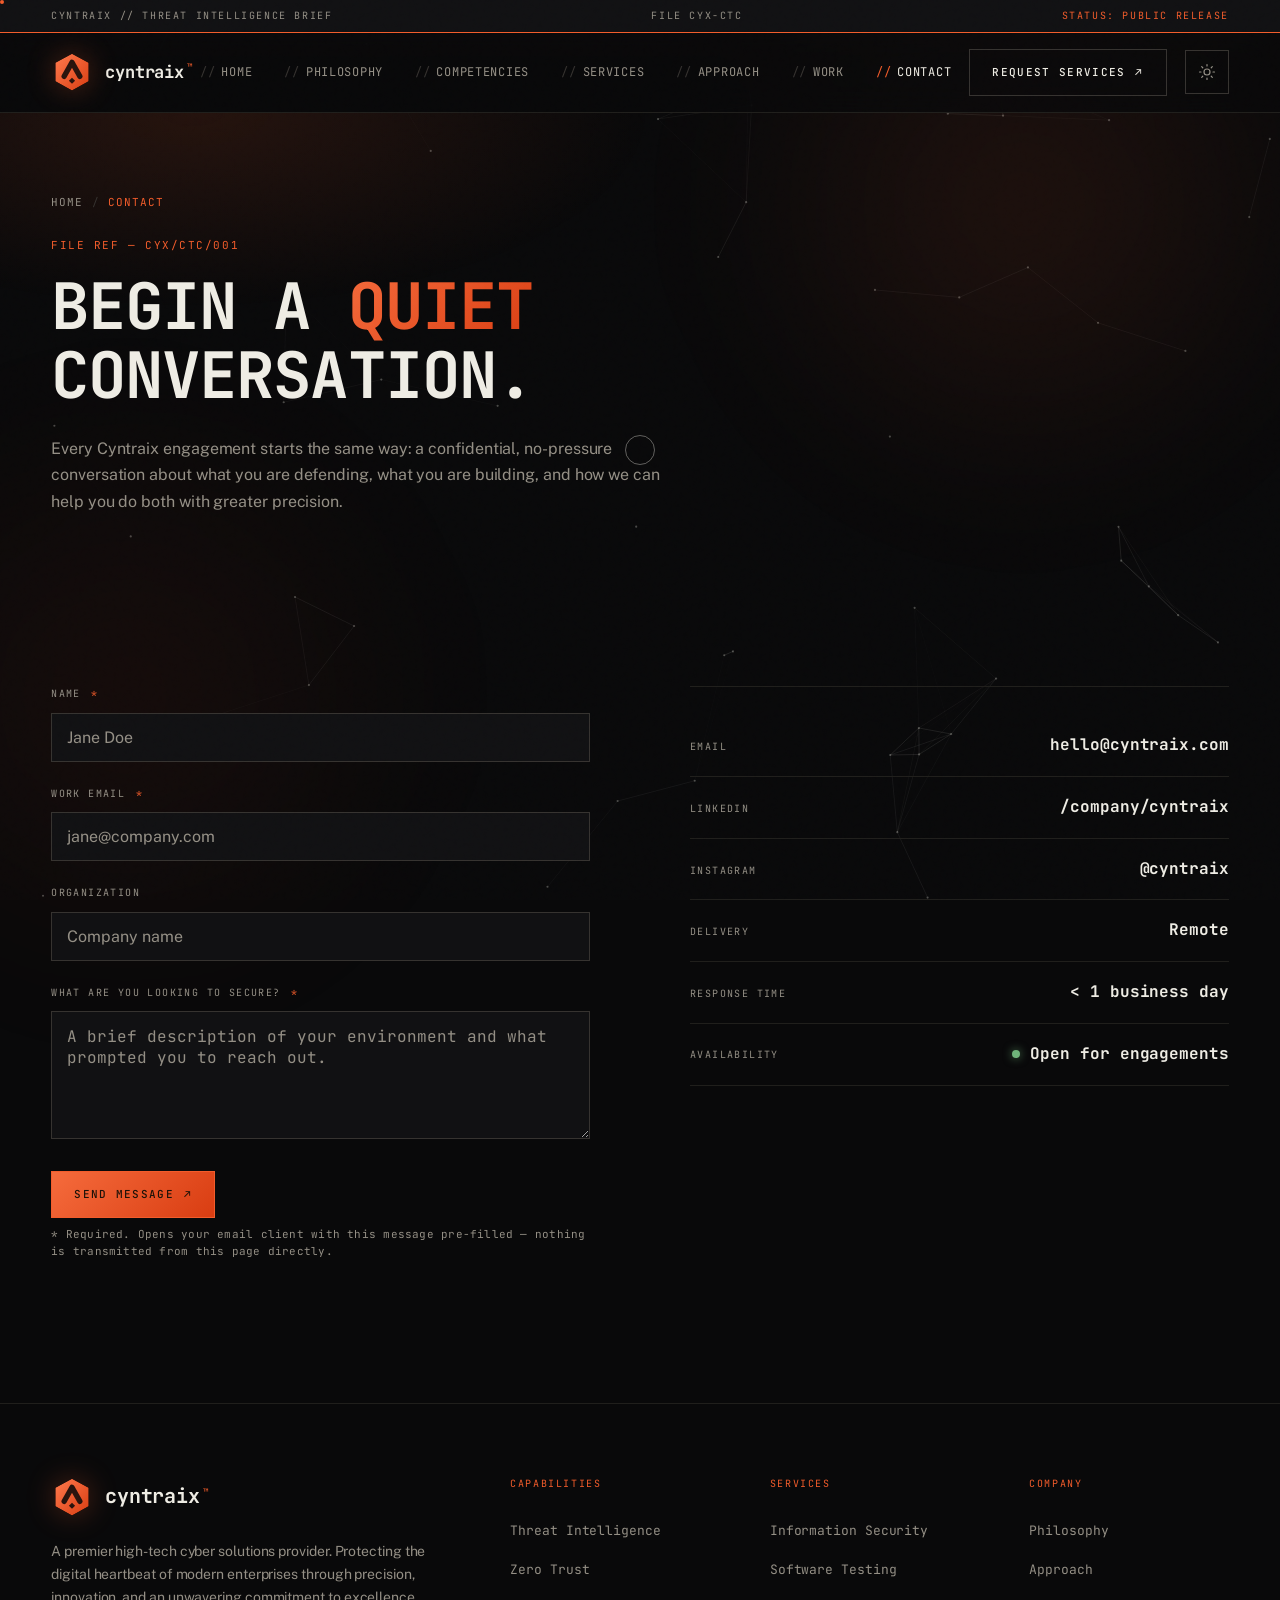
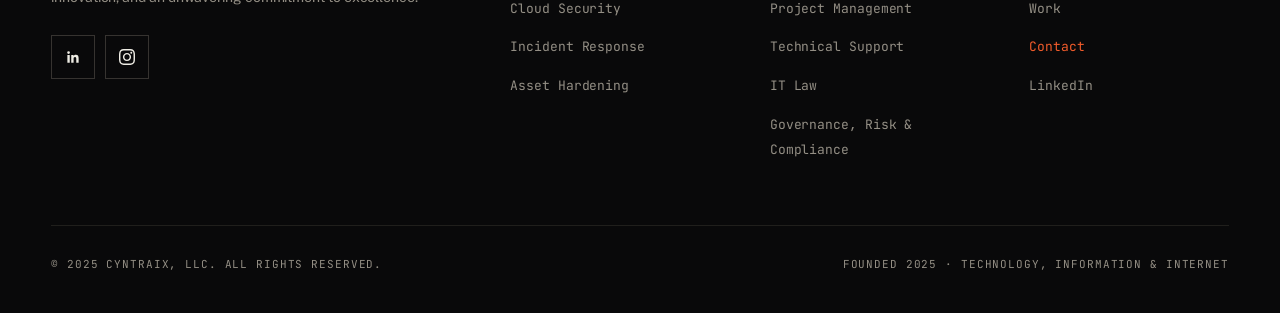
<file: contact.html>
<!DOCTYPE html>
<html lang="en">
<head>
<meta charset="UTF-8" />
<meta name="viewport" content="width=device-width, initial-scale=1.0" />
<script>(function(){try{if(localStorage.getItem('cyntraix-theme')==='light'){document.documentElement.setAttribute('data-theme','light');}}catch(e){}})();</script>
<title>Contact — Cyntraix</title>
<meta name="description" content="Begin a confidential conversation with Cyntraix about your security posture." />
<link rel="icon" type="image/png" href="assets/img/brand/cyntraix-mark-transparent-512.png">
<link rel="canonical" href="https://cyntraix.com/contact.html" />

<link rel="preconnect" href="https://fonts.googleapis.com">
<link rel="preconnect" href="https://fonts.gstatic.com" crossorigin>
<link href="https://fonts.googleapis.com/css2?family=JetBrains+Mono:wght@400;500;700&family=Public+Sans:wght@400;500;600;700&display=swap" rel="stylesheet">
<link rel="stylesheet" href="assets/css/style.css">
</head>
<body>

<div class="grain"></div>
<div class="aurora"></div>
<div class="aurora two"></div>

<div class="doc-strip">
  <span>CYNTRAIX // THREAT INTELLIGENCE BRIEF</span>
  <span class="file-id">FILE CYX-CTC</span>
  <span class="status">STATUS: PUBLIC RELEASE</span>
</div>

<nav class="top">
  <a href="index.html" class="brand" aria-label="Cyntraix home">
    <svg class="brand-mark" viewBox="0 0 48 48" xmlns="http://www.w3.org/2000/svg" aria-hidden="true">
      <defs>
        <linearGradient id="logoGradNav" x1="0" y1="0" x2="1" y2="1">
          <stop offset="0%" style="stop-color:var(--accent-light)" />
          <stop offset="100%" style="stop-color:var(--accent-deep)" />
        </linearGradient>
        <mask id="logoMaskNav">
          <path d="M24 3 L43 13.5 V34.5 L24 45 L5 34.5 V13.5 Z" fill="#fff" />
          <path d="M15 29 L24 13 L33 29" fill="none" stroke="#000" stroke-width="6" stroke-linecap="round" stroke-linejoin="round" />
          <path d="M24 30.5 L27.5 34 L24 37.5 L20.5 34 Z" fill="#000" />
        </mask>
      </defs>
      <path d="M24 3 L43 13.5 V34.5 L24 45 L5 34.5 V13.5 Z" fill="url(#logoGradNav)" mask="url(#logoMaskNav)" />
    </svg>
    <span class="brand-text">Cyntraix<sup>™</sup></span>
  </a>
  <div class="nav-right">
    <div class="nav-links" role="navigation" aria-label="Primary">
      <a href="index.html">Home</a>
      <a href="philosophy.html">Philosophy</a>
      <a href="competencies.html">Competencies</a>
      <a href="services.html">Services</a>
      <a href="approach.html">Approach</a>
      <a href="work.html">Work</a>
      <a href="contact.html" aria-current="page">Contact</a>
    </div>
    <a href="contact.html" class="cta-btn">Request services <span class="arrow" aria-hidden="true">↗</span></a>
    <button class="theme-toggle" id="themeToggle" type="button" aria-pressed="false" aria-label="Switch to light theme">
      <svg class="icon-sun" viewBox="0 0 24 24" fill="none" stroke="currentColor" stroke-width="1.6" stroke-linecap="round"><circle cx="12" cy="12" r="4"></circle><path d="M12 2v2M12 20v2M4.93 4.93l1.41 1.41M17.66 17.66l1.41 1.41M2 12h2M20 12h2M4.93 19.07l1.41-1.41M17.66 6.34l1.41-1.41"></path></svg>
      <svg class="icon-moon" viewBox="0 0 24 24" fill="none" stroke="currentColor" stroke-width="1.6" stroke-linecap="round" stroke-linejoin="round"><path d="M21 12.79A9 9 0 1 1 11.21 3 7 7 0 0 0 21 12.79z"></path></svg>
    </button>
    <button class="nav-toggle" aria-label="Toggle menu" aria-expanded="false">
      <span></span><span></span><span></span>
    </button>
  </div>
</nav>

<main>

  <section class="page-header">
    <div class="wrap">
      <div class="breadcrumb">
        <a href="index.html">Home</a><span class="sep">/</span><span class="current">Contact</span>
      </div>
      <div class="kicker reveal">FILE REF — CYX/CTC/001</div>
      <h1 class="reveal">Begin a <em>quiet</em> conversation.</h1>
      <p class="lede reveal">
        Every Cyntraix engagement starts the same way: a confidential, no-pressure
        conversation about what you are defending, what you are building, and how
        we can help you do both with greater precision.
      </p>
    </div>
  </section>

  <section class="section seamless">
    <div class="wrap">
      <div class="contact-wrap">
        <form class="reveal" id="contactForm" novalidate>
          <div class="field">
            <label for="name">Name <span class="label-req" aria-hidden="true">*</span></label>
            <input type="text" id="name" name="name" autocomplete="name" placeholder="Jane Doe" required>
          </div>
          <div class="field">
            <label for="email">Work email <span class="label-req" aria-hidden="true">*</span></label>
            <input type="email" id="email" name="email" autocomplete="email" placeholder="jane@company.com" required>
          </div>
          <div class="field">
            <label for="org">Organization</label>
            <input type="text" id="org" name="org" autocomplete="organization" placeholder="Company name">
          </div>
          <div class="field">
            <label for="scope">What are you looking to secure? <span class="label-req" aria-hidden="true">*</span></label>
            <textarea id="scope" name="scope" placeholder="A brief description of your environment and what prompted you to reach out." required></textarea>
          </div>
          <button type="submit" class="cta-btn primary">Send message <span class="arrow" aria-hidden="true">↗</span></button>
          <p class="form-note">* Required. Opens your email client with this message pre-filled — nothing is transmitted from this page directly.</p>
          <p class="form-status" id="formStatus" role="status" aria-live="polite">Opening your email client…</p>
        </form>
        <div class="contact-info reveal delay-1">
          <div class="contact-info-row">
            <span class="k">Email</span>
            <span class="v"><a href="mailto:hello@cyntraix.com">hello@cyntraix.com</a></span>
          </div>
          <div class="contact-info-row">
            <span class="k">LinkedIn</span>
            <span class="v"><a href="https://www.linkedin.com/company/cyntraix/" target="_blank" rel="noopener">/company/cyntraix</a></span>
          </div>
          <div class="contact-info-row">
            <span class="k">Instagram</span>
            <span class="v"><a href="https://www.instagram.com/cyntraix/" target="_blank" rel="noopener">@cyntraix</a></span>
          </div>
          <div class="contact-info-row">
            <span class="k">Delivery</span>
            <span class="v">Remote</span>
          </div>
          <div class="contact-info-row">
            <span class="k">Response time</span>
            <span class="v">&lt; 1 business day</span>
          </div>
          <div class="contact-info-row">
            <span class="k">Availability</span>
            <span class="v" style="display:flex; align-items:center; gap:10px; justify-content:flex-end;"><span class="dot" style="width:8px;height:8px;border-radius:50%;background:var(--success);box-shadow:0 0 10px rgba(111,179,122,.7);"></span>Open for engagements</span>
          </div>
        </div>
      </div>
    </div>
  </section>

</main>

<footer>
  <div class="footer-grid">
    <div class="foot-brand">
      <div class="brand">
        <svg class="brand-mark" viewBox="0 0 48 48" xmlns="http://www.w3.org/2000/svg" aria-hidden="true">
          <defs>
            <linearGradient id="logoGradFoot" x1="0" y1="0" x2="1" y2="1">
              <stop offset="0%" style="stop-color:var(--accent-light)" />
              <stop offset="100%" style="stop-color:var(--accent-deep)" />
            </linearGradient>
            <mask id="logoMaskFoot">
              <path d="M24 3 L43 13.5 V34.5 L24 45 L5 34.5 V13.5 Z" fill="#fff" />
              <path d="M15 29 L24 13 L33 29" fill="none" stroke="#000" stroke-width="6" stroke-linecap="round" stroke-linejoin="round" />
              <path d="M24 30.5 L27.5 34 L24 37.5 L20.5 34 Z" fill="#000" />
            </mask>
          </defs>
          <path d="M24 3 L43 13.5 V34.5 L24 45 L5 34.5 V13.5 Z" fill="url(#logoGradFoot)" mask="url(#logoMaskFoot)" />
        </svg>
        <span class="brand-text">Cyntraix<sup>™</sup></span>
      </div>
      <p>
        A premier high-tech cyber solutions provider. Protecting the digital heartbeat of modern
        enterprises through precision, innovation, and an unwavering commitment to excellence.
      </p>
      <div class="foot-social">
        <a href="https://www.linkedin.com/company/cyntraix/" target="_blank" rel="noopener" aria-label="LinkedIn">
          <svg viewBox="0 0 24 24" fill="currentColor"><path d="M20.45 20.45h-3.55v-5.57c0-1.33-.02-3.03-1.85-3.03-1.85 0-2.14 1.45-2.14 2.94v5.66H9.36V9h3.41v1.56h.05c.47-.9 1.63-1.85 3.36-1.85 3.6 0 4.27 2.37 4.27 5.45v6.29zM5.34 7.43a2.06 2.06 0 1 1 0-4.12 2.06 2.06 0 0 1 0 4.12zM7.12 20.45H3.56V9h3.56v11.45z"/></svg>
        </a>
        <a href="https://www.instagram.com/cyntraix/" target="_blank" rel="noopener" aria-label="Instagram">
          <svg viewBox="0 0 24 24" fill="currentColor"><path d="M12 2.163c3.204 0 3.584.012 4.85.07 3.252.148 4.771 1.691 4.919 4.919.058 1.265.069 1.645.069 4.849 0 3.205-.012 3.584-.069 4.849-.149 3.225-1.664 4.771-4.919 4.919-1.266.058-1.644.07-4.85.07-3.204 0-3.584-.012-4.849-.07-3.26-.149-4.771-1.699-4.919-4.92-.058-1.265-.07-1.644-.07-4.849 0-3.204.012-3.583.07-4.849.149-3.227 1.664-4.771 4.919-4.919 1.266-.057 1.645-.069 4.849-.069zm0-2.163c-3.259 0-3.667.014-4.947.072-4.358.2-6.78 2.618-6.98 6.98-.059 1.281-.073 1.689-.073 4.948 0 3.259.014 3.668.072 4.948.2 4.358 2.618 6.78 6.98 6.98 1.281.058 1.689.072 4.948.072 3.259 0 3.668-.014 4.948-.072 4.354-.2 6.782-2.618 6.979-6.98.059-1.28.073-1.689.073-4.948 0-3.259-.014-3.667-.072-4.947-.196-4.354-2.617-6.78-6.979-6.98-1.281-.059-1.69-.073-4.949-.073zm0 5.838c-3.403 0-6.162 2.759-6.162 6.162s2.759 6.163 6.162 6.163 6.162-2.759 6.162-6.163c0-3.403-2.759-6.162-6.162-6.162zm0 10.162c-2.209 0-4-1.79-4-4 0-2.209 1.791-4 4-4s4 1.791 4 4c0 2.21-1.791 4-4 4zm6.406-11.845c-.796 0-1.441.645-1.441 1.44s.645 1.44 1.441 1.44c.795 0 1.439-.645 1.439-1.44s-.644-1.44-1.439-1.44z"/></svg>
        </a>
      </div>
    </div>
    <div class="foot-col">
      <p class="foot-col-title">Capabilities</p>
      <ul>
        <li><a href="competencies.html">Threat Intelligence</a></li>
        <li><a href="competencies.html">Zero Trust</a></li>
        <li><a href="competencies.html">Cloud Security</a></li>
        <li><a href="competencies.html">Incident Response</a></li>
        <li><a href="competencies.html">Asset Hardening</a></li>
      </ul>
    </div>
    <div class="foot-col">
      <p class="foot-col-title">Services</p>
      <ul>
        <li><a href="services.html">Information Security</a></li>
        <li><a href="services.html">Software Testing</a></li>
        <li><a href="services.html">Project Management</a></li>
        <li><a href="services.html">Technical Support</a></li>
        <li><a href="services.html">IT Law</a></li>
        <li><a href="services.html">Governance, Risk &amp; Compliance</a></li>
      </ul>
    </div>
    <div class="foot-col">
      <p class="foot-col-title">Company</p>
      <ul>
        <li><a href="philosophy.html">Philosophy</a></li>
        <li><a href="approach.html">Approach</a></li>
        <li><a href="work.html">Work</a></li>
        <li><a href="contact.html" aria-current="page">Contact</a></li>
        <li><a href="https://www.linkedin.com/company/cyntraix/" target="_blank" rel="noopener">LinkedIn</a></li>
      </ul>
    </div>
  </div>
  <div class="foot-base">
    <span>&copy; 2025 Cyntraix, LLC. All rights reserved.</span>
    <span>Founded 2025 · Technology, Information &amp; Internet</span>
  </div>
</footer>

<script src="assets/js/network-canvas.js" defer></script>
<script src="assets/js/cursor.js" defer></script>
<script src="assets/js/main.js"></script>
<script>
  var contactForm = document.getElementById('contactForm');
  contactForm.addEventListener('submit', function (e) {
    e.preventDefault();
    if (!contactForm.checkValidity()) {
      contactForm.reportValidity();
      return;
    }
    var name = document.getElementById('name').value.trim();
    var email = document.getElementById('email').value.trim();
    var org = document.getElementById('org').value.trim();
    var scope = document.getElementById('scope').value.trim();
    var subject = 'Engagement inquiry — ' + (org || name);
    var body =
      'Name: ' + name + '\n' +
      'Email: ' + email + '\n' +
      'Organization: ' + (org || 'n/a') + '\n\n' +
      scope;
    window.location.href = 'mailto:hello@cyntraix.com' +
      '?subject=' + encodeURIComponent(subject) +
      '&body=' + encodeURIComponent(body);
    document.getElementById('formStatus').classList.add('visible');
  });
</script>
</body>
</html>
</file>
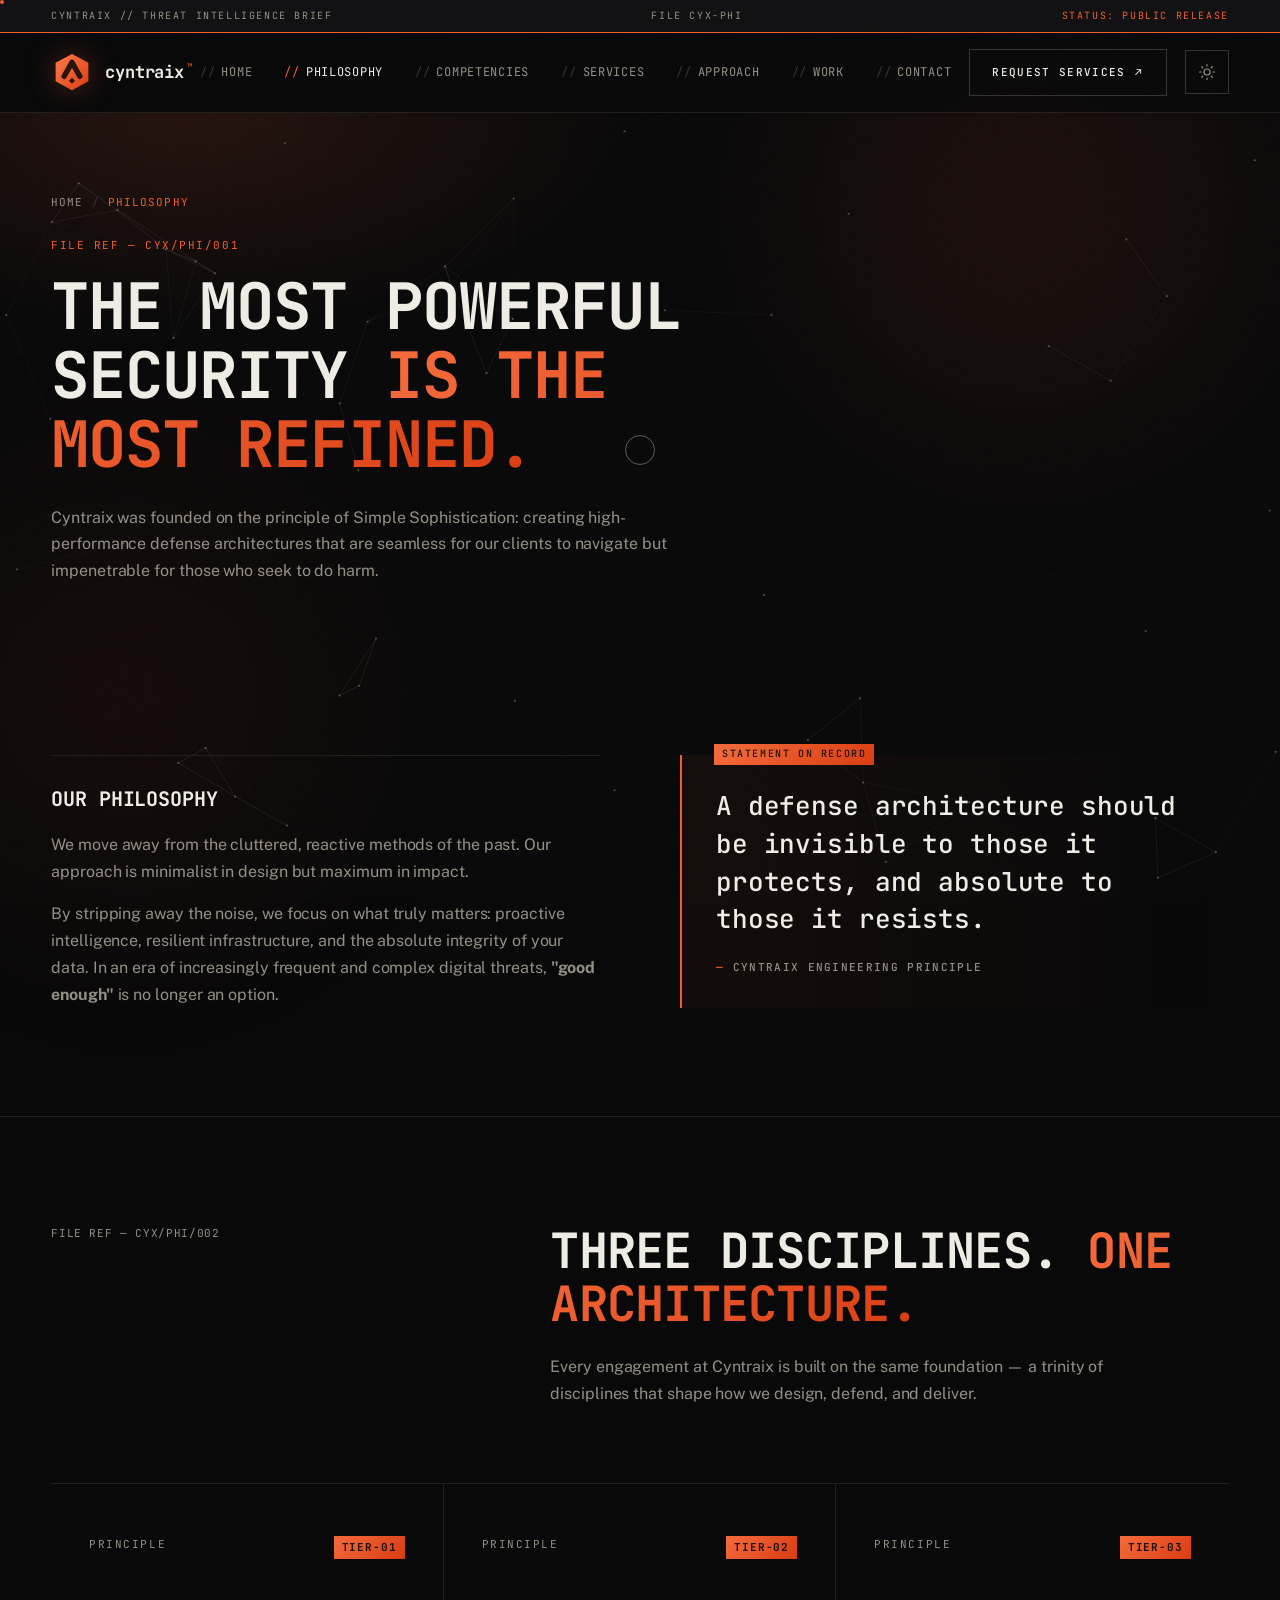
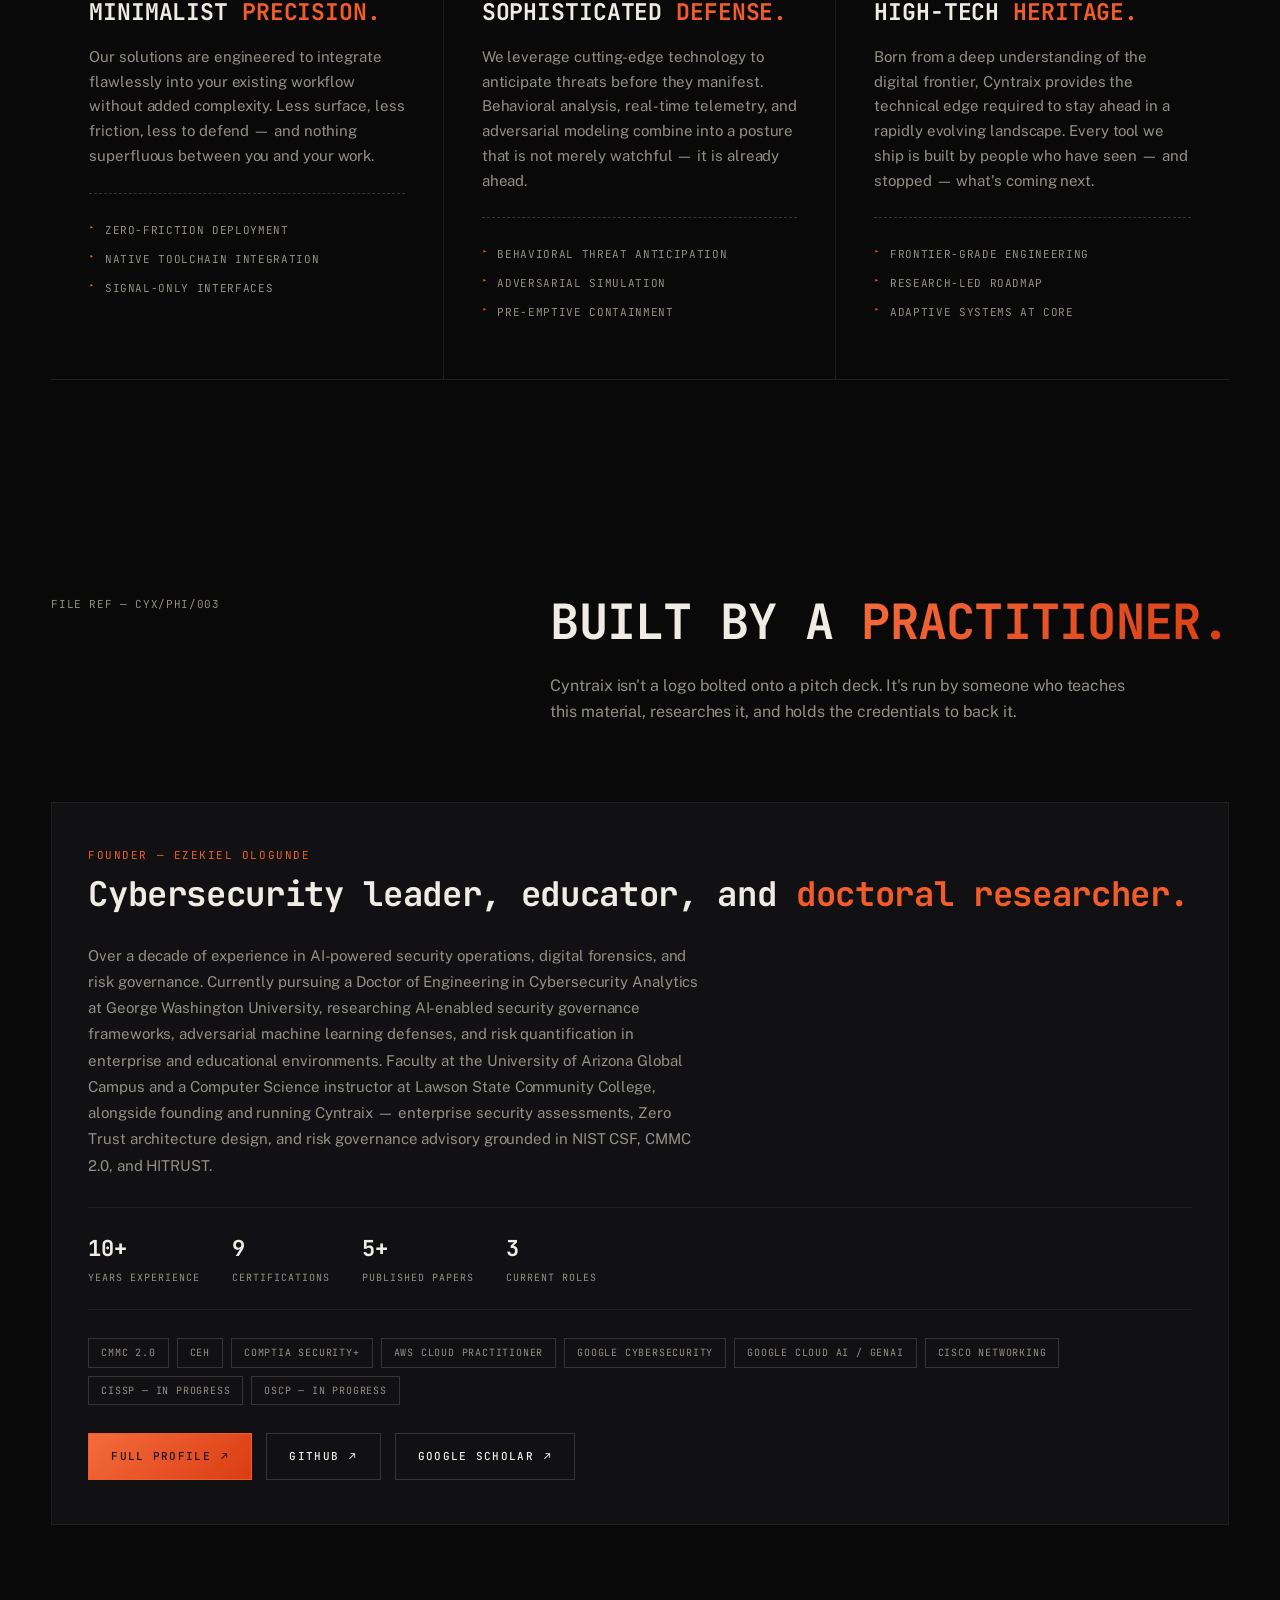
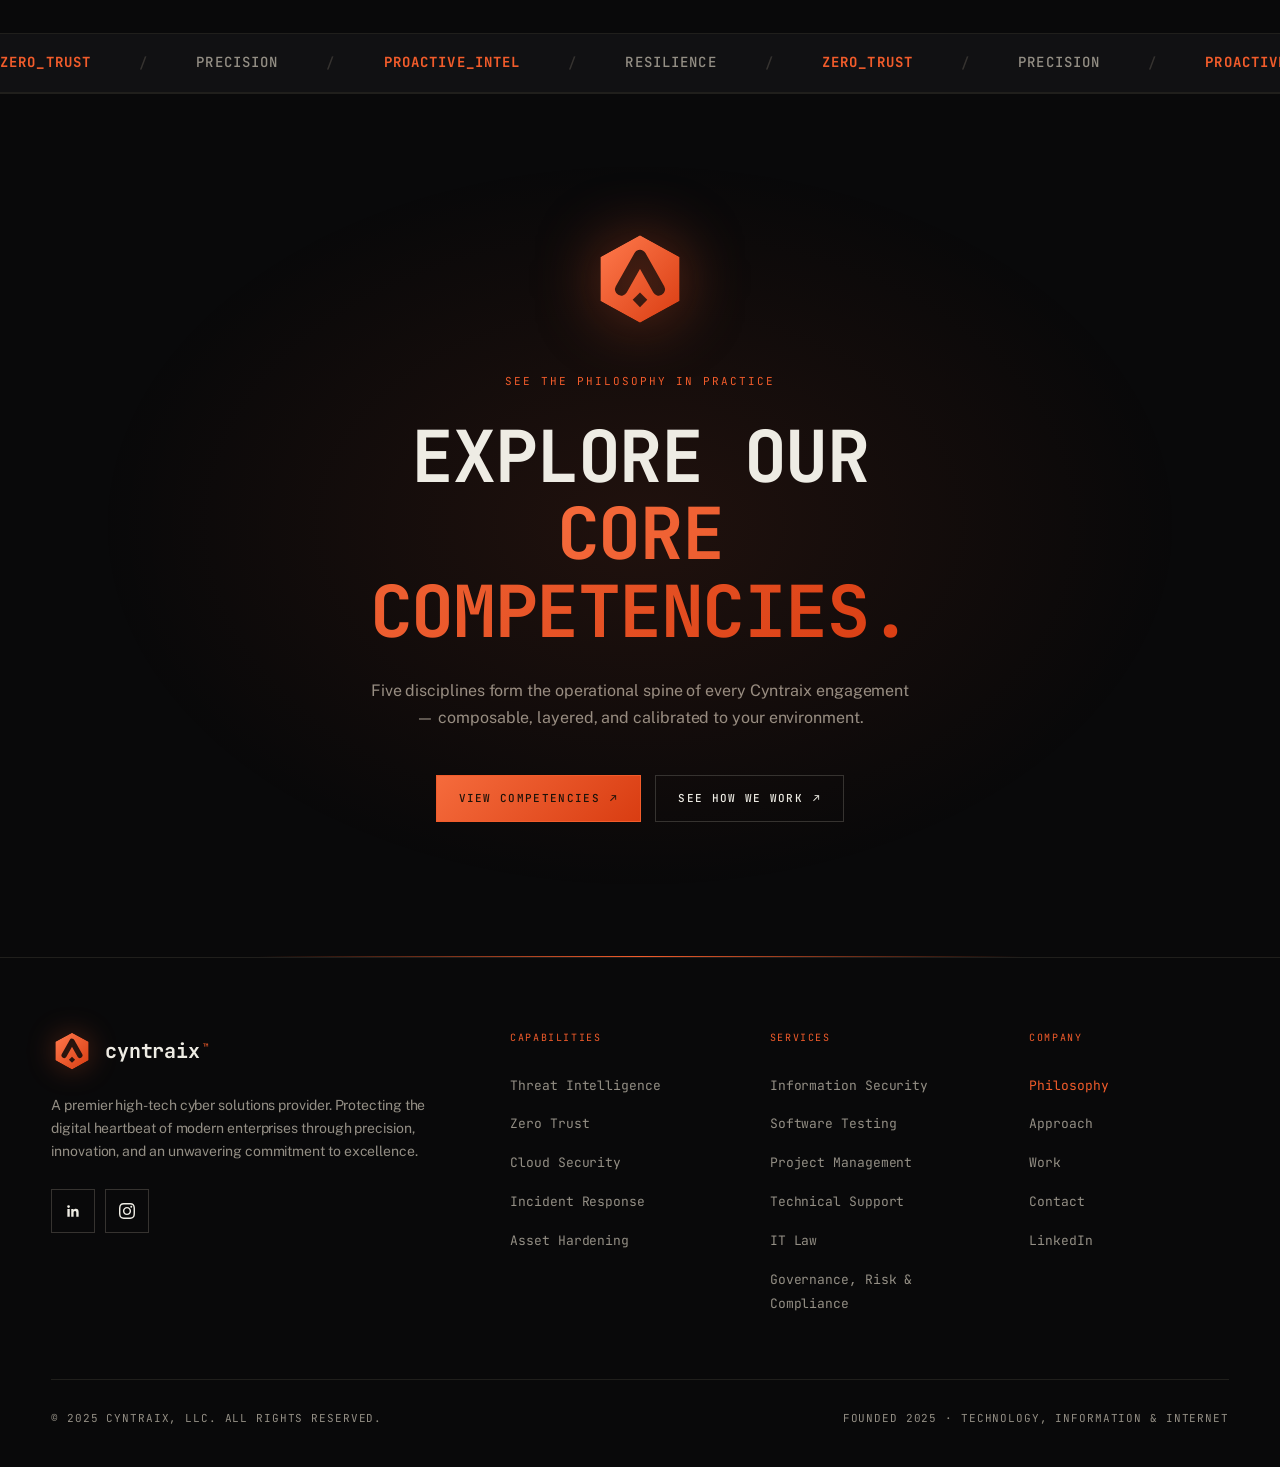
<file: philosophy.html>
<!DOCTYPE html>
<html lang="en">
<head>
<meta charset="UTF-8" />
<meta name="viewport" content="width=device-width, initial-scale=1.0" />
<script>(function(){try{if(localStorage.getItem('cyntraix-theme')==='light'){document.documentElement.setAttribute('data-theme','light');}}catch(e){}})();</script>
<title>Philosophy — Cyntraix</title>
<meta name="description" content="Simple Sophistication: the principle behind Cyntraix's minimalist, high-impact approach to cybersecurity." />
<link rel="icon" type="image/png" href="assets/img/brand/cyntraix-mark-transparent-512.png">
<link rel="canonical" href="https://cyntraix.com/philosophy.html" />

<link rel="preconnect" href="https://fonts.googleapis.com">
<link rel="preconnect" href="https://fonts.gstatic.com" crossorigin>
<link href="https://fonts.googleapis.com/css2?family=JetBrains+Mono:wght@400;500;700&family=Public+Sans:wght@400;500;600;700&display=swap" rel="stylesheet">
<link rel="stylesheet" href="assets/css/style.css">
</head>
<body>

<div class="grain"></div>
<div class="aurora"></div>
<div class="aurora two"></div>

<div class="doc-strip">
  <span>CYNTRAIX // THREAT INTELLIGENCE BRIEF</span>
  <span class="file-id">FILE CYX-PHI</span>
  <span class="status">STATUS: PUBLIC RELEASE</span>
</div>

<nav class="top">
  <a href="index.html" class="brand" aria-label="Cyntraix home">
    <svg class="brand-mark" viewBox="0 0 48 48" xmlns="http://www.w3.org/2000/svg" aria-hidden="true">
      <defs>
        <linearGradient id="logoGradNav" x1="0" y1="0" x2="1" y2="1">
          <stop offset="0%" style="stop-color:var(--accent-light)" />
          <stop offset="100%" style="stop-color:var(--accent-deep)" />
        </linearGradient>
        <mask id="logoMaskNav">
          <path d="M24 3 L43 13.5 V34.5 L24 45 L5 34.5 V13.5 Z" fill="#fff" />
          <path d="M15 29 L24 13 L33 29" fill="none" stroke="#000" stroke-width="6" stroke-linecap="round" stroke-linejoin="round" />
          <path d="M24 30.5 L27.5 34 L24 37.5 L20.5 34 Z" fill="#000" />
        </mask>
      </defs>
      <path d="M24 3 L43 13.5 V34.5 L24 45 L5 34.5 V13.5 Z" fill="url(#logoGradNav)" mask="url(#logoMaskNav)" />
    </svg>
    <span class="brand-text">Cyntraix<sup>™</sup></span>
  </a>
  <div class="nav-right">
    <div class="nav-links" role="navigation" aria-label="Primary">
      <a href="index.html">Home</a>
      <a href="philosophy.html" aria-current="page">Philosophy</a>
      <a href="competencies.html">Competencies</a>
      <a href="services.html">Services</a>
      <a href="approach.html">Approach</a>
      <a href="work.html">Work</a>
      <a href="contact.html">Contact</a>
    </div>
    <a href="contact.html" class="cta-btn">Request services <span class="arrow" aria-hidden="true">↗</span></a>
    <button class="theme-toggle" id="themeToggle" type="button" aria-pressed="false" aria-label="Switch to light theme">
      <svg class="icon-sun" viewBox="0 0 24 24" fill="none" stroke="currentColor" stroke-width="1.6" stroke-linecap="round"><circle cx="12" cy="12" r="4"></circle><path d="M12 2v2M12 20v2M4.93 4.93l1.41 1.41M17.66 17.66l1.41 1.41M2 12h2M20 12h2M4.93 19.07l1.41-1.41M17.66 6.34l1.41-1.41"></path></svg>
      <svg class="icon-moon" viewBox="0 0 24 24" fill="none" stroke="currentColor" stroke-width="1.6" stroke-linecap="round" stroke-linejoin="round"><path d="M21 12.79A9 9 0 1 1 11.21 3 7 7 0 0 0 21 12.79z"></path></svg>
    </button>
    <button class="nav-toggle" aria-label="Toggle menu" aria-expanded="false">
      <span></span><span></span><span></span>
    </button>
  </div>
</nav>

<main>

  <section class="page-header">
    <div class="wrap">
      <div class="breadcrumb">
        <a href="index.html">Home</a><span class="sep">/</span><span class="current">Philosophy</span>
      </div>
      <div class="kicker reveal">FILE REF — CYX/PHI/001</div>
      <h1 class="reveal">The most powerful security <em>is the most refined.</em></h1>
      <p class="lede reveal">
        Cyntraix was founded on the principle of Simple Sophistication: creating
        high-performance defense architectures that are seamless for our clients
        to navigate but impenetrable for those who seek to do harm.
      </p>
    </div>
  </section>

  <section class="section seamless">
    <div class="wrap">
      <div class="philosophy">
        <div class="philosophy-block reveal">
          <h2>Our philosophy</h2>
          <p>
            We move away from the cluttered, reactive methods of the past. Our
            approach is minimalist in design but maximum in impact.
          </p>
          <p>
            By stripping away the noise, we focus on what truly matters: proactive
            intelligence, resilient infrastructure, and the absolute integrity of
            your data. In an era of increasingly frequent and complex digital
            threats, <strong>"good enough"</strong> is no longer an option.
          </p>
        </div>
        <div class="philosophy-quote reveal delay-1">
          A defense architecture should be invisible to those it protects, and
          absolute to those it resists.
          <cite>Cyntraix Engineering Principle</cite>
        </div>
      </div>
    </div>
  </section>

  <section class="section">
    <div class="wrap">
      <div class="sec-head">
        <div class="idx reveal"><span class="idx-num">FILE REF — CYX/PHI/002</span></div>
        <div class="reveal">
          <h2>Three disciplines. <em>One architecture.</em></h2>
          <p class="lede">
            Every engagement at Cyntraix is built on the same foundation — a trinity
            of disciplines that shape how we design, defend, and deliver.
          </p>
        </div>
      </div>
      <div class="diff-grid">
        <div class="diff reveal">
          <div class="diff-num">Principle <span class="tier">TIER-01</span></div>
          <h3>Minimalist <em>Precision.</em></h3>
          <p>
            Our solutions are engineered to integrate flawlessly into your existing
            workflow without added complexity. Less surface, less friction, less to
            defend — and nothing superfluous between you and your work.
          </p>
          <ul>
            <li>Zero-friction deployment</li>
            <li>Native toolchain integration</li>
            <li>Signal-only interfaces</li>
          </ul>
        </div>
        <div class="diff reveal delay-1">
          <div class="diff-num">Principle <span class="tier">TIER-02</span></div>
          <h3>Sophisticated <em>Defense.</em></h3>
          <p>
            We leverage cutting-edge technology to anticipate threats before they
            manifest. Behavioral analysis, real-time telemetry, and adversarial
            modeling combine into a posture that is not merely watchful — it is
            already ahead.
          </p>
          <ul>
            <li>Behavioral threat anticipation</li>
            <li>Adversarial simulation</li>
            <li>Pre-emptive containment</li>
          </ul>
        </div>
        <div class="diff reveal delay-2">
          <div class="diff-num">Principle <span class="tier">TIER-03</span></div>
          <h3>High-Tech <em>Heritage.</em></h3>
          <p>
            Born from a deep understanding of the digital frontier, Cyntraix provides
            the technical edge required to stay ahead in a rapidly evolving landscape.
            Every tool we ship is built by people who have seen — and stopped — what's
            coming next.
          </p>
          <ul>
            <li>Frontier-grade engineering</li>
            <li>Research-led roadmap</li>
            <li>Adaptive systems at core</li>
          </ul>
        </div>
      </div>
    </div>
  </section>

  <section class="section seamless">
    <div class="wrap">
      <div class="sec-head">
        <div class="idx reveal"><span class="idx-num">FILE REF — CYX/PHI/003</span></div>
        <div class="reveal">
          <h2>Built by a <em>practitioner.</em></h2>
          <p class="lede">
            Cyntraix isn't a logo bolted onto a pitch deck. It's run by someone
            who teaches this material, researches it, and holds the credentials
            to back it.
          </p>
        </div>
      </div>
      <div class="case-study reveal">
        <div class="case-head">
          <div>
            <div class="case-idx">FOUNDER — EZEKIEL OLOGUNDE</div>
            <h3>Cybersecurity leader, educator, and <em>doctoral researcher.</em></h3>
          </div>
        </div>
        <p class="case-desc">
          Over a decade of experience in AI-powered security operations, digital
          forensics, and risk governance. Currently pursuing a Doctor of
          Engineering in Cybersecurity Analytics at George Washington University,
          researching AI-enabled security governance frameworks, adversarial
          machine learning defenses, and risk quantification in enterprise and
          educational environments. Faculty at the University of Arizona Global
          Campus and a Computer Science instructor at Lawson State Community
          College, alongside founding and running Cyntraix — enterprise security
          assessments, Zero Trust architecture design, and risk governance
          advisory grounded in NIST CSF, CMMC 2.0, and HITRUST.
        </p>
        <div class="case-stats">
          <div><div class="stat-num">10+</div><div class="stat-lbl">Years experience</div></div>
          <div><div class="stat-num">9</div><div class="stat-lbl">Certifications</div></div>
          <div><div class="stat-num">5+</div><div class="stat-lbl">Published papers</div></div>
          <div><div class="stat-num">3</div><div class="stat-lbl">Current roles</div></div>
        </div>
        <div class="case-tags">
          <span class="case-tag">CMMC 2.0</span>
          <span class="case-tag">CEH</span>
          <span class="case-tag">CompTIA Security+</span>
          <span class="case-tag">AWS Cloud Practitioner</span>
          <span class="case-tag">Google Cybersecurity</span>
          <span class="case-tag">Google Cloud AI / GenAI</span>
          <span class="case-tag">Cisco Networking</span>
          <span class="case-tag">CISSP — in progress</span>
          <span class="case-tag">OSCP — in progress</span>
        </div>
        <div class="case-actions">
          <a href="https://ezekielologunde.github.io/" target="_blank" rel="noopener" class="cta-btn primary">Full profile <span class="arrow" aria-hidden="true">↗</span></a>
          <a href="https://github.com/ezekielologunde" target="_blank" rel="noopener" class="cta-btn">GitHub <span class="arrow" aria-hidden="true">↗</span></a>
          <a href="https://scholar.google.com/citations?user=KgPm1jsAAAAJ&hl=en" target="_blank" rel="noopener" class="cta-btn">Google Scholar <span class="arrow" aria-hidden="true">↗</span></a>
        </div>
      </div>
    </div>
  </section>

  <div class="marquee">
    <div class="marquee-track" aria-hidden="true">
      <span class="word-accent">ZERO_TRUST</span><span class="dot">/</span>
      <span class="word">PRECISION</span><span class="dot">/</span>
      <span class="word-accent">PROACTIVE_INTEL</span><span class="dot">/</span>
      <span class="word">RESILIENCE</span><span class="dot">/</span>
      <span class="word-accent">ZERO_TRUST</span><span class="dot">/</span>
      <span class="word">PRECISION</span><span class="dot">/</span>
      <span class="word-accent">PROACTIVE_INTEL</span><span class="dot">/</span>
      <span class="word">RESILIENCE</span><span class="dot">/</span>
    </div>
  </div>

  <section class="cta-block">
    <svg class="cta-mark" viewBox="0 0 48 48" xmlns="http://www.w3.org/2000/svg" aria-hidden="true">
      <defs>
        <linearGradient id="logoGradCta" x1="0" y1="0" x2="1" y2="1">
          <stop offset="0%" style="stop-color:var(--accent-light)" />
          <stop offset="100%" style="stop-color:var(--accent-deep)" />
        </linearGradient>
        <mask id="logoMaskCta">
          <path d="M24 3 L43 13.5 V34.5 L24 45 L5 34.5 V13.5 Z" fill="#fff" />
          <path d="M15 29 L24 13 L33 29" fill="none" stroke="#000" stroke-width="6" stroke-linecap="round" stroke-linejoin="round" />
          <path d="M24 30.5 L27.5 34 L24 37.5 L20.5 34 Z" fill="#000" />
        </mask>
      </defs>
      <path d="M24 3 L43 13.5 V34.5 L24 45 L5 34.5 V13.5 Z" fill="url(#logoGradCta)" mask="url(#logoMaskCta)" />
    </svg>
    <div class="eyebrow">See the philosophy in practice</div>
    <h2 class="reveal">Explore our <em>core competencies.</em></h2>
    <p class="sub">
      Five disciplines form the operational spine of every Cyntraix engagement —
      composable, layered, and calibrated to your environment.
    </p>
    <div class="actions">
      <a href="competencies.html" class="cta-btn primary">View competencies <span class="arrow" aria-hidden="true">↗</span></a>
      <a href="approach.html" class="cta-btn">See how we work <span class="arrow" aria-hidden="true">↗</span></a>
    </div>
  </section>

</main>

<footer>
  <div class="footer-grid">
    <div class="foot-brand">
      <div class="brand">
        <svg class="brand-mark" viewBox="0 0 48 48" xmlns="http://www.w3.org/2000/svg" aria-hidden="true">
          <defs>
            <linearGradient id="logoGradFoot" x1="0" y1="0" x2="1" y2="1">
              <stop offset="0%" style="stop-color:var(--accent-light)" />
              <stop offset="100%" style="stop-color:var(--accent-deep)" />
            </linearGradient>
            <mask id="logoMaskFoot">
              <path d="M24 3 L43 13.5 V34.5 L24 45 L5 34.5 V13.5 Z" fill="#fff" />
              <path d="M15 29 L24 13 L33 29" fill="none" stroke="#000" stroke-width="6" stroke-linecap="round" stroke-linejoin="round" />
              <path d="M24 30.5 L27.5 34 L24 37.5 L20.5 34 Z" fill="#000" />
            </mask>
          </defs>
          <path d="M24 3 L43 13.5 V34.5 L24 45 L5 34.5 V13.5 Z" fill="url(#logoGradFoot)" mask="url(#logoMaskFoot)" />
        </svg>
        <span class="brand-text">Cyntraix<sup>™</sup></span>
      </div>
      <p>
        A premier high-tech cyber solutions provider. Protecting the digital heartbeat of modern
        enterprises through precision, innovation, and an unwavering commitment to excellence.
      </p>
      <div class="foot-social">
        <a href="https://www.linkedin.com/company/cyntraix/" target="_blank" rel="noopener" aria-label="LinkedIn">
          <svg viewBox="0 0 24 24" fill="currentColor"><path d="M20.45 20.45h-3.55v-5.57c0-1.33-.02-3.03-1.85-3.03-1.85 0-2.14 1.45-2.14 2.94v5.66H9.36V9h3.41v1.56h.05c.47-.9 1.63-1.85 3.36-1.85 3.6 0 4.27 2.37 4.27 5.45v6.29zM5.34 7.43a2.06 2.06 0 1 1 0-4.12 2.06 2.06 0 0 1 0 4.12zM7.12 20.45H3.56V9h3.56v11.45z"/></svg>
        </a>
        <a href="https://www.instagram.com/cyntraix/" target="_blank" rel="noopener" aria-label="Instagram">
          <svg viewBox="0 0 24 24" fill="currentColor"><path d="M12 2.163c3.204 0 3.584.012 4.85.07 3.252.148 4.771 1.691 4.919 4.919.058 1.265.069 1.645.069 4.849 0 3.205-.012 3.584-.069 4.849-.149 3.225-1.664 4.771-4.919 4.919-1.266.058-1.644.07-4.85.07-3.204 0-3.584-.012-4.849-.07-3.26-.149-4.771-1.699-4.919-4.92-.058-1.265-.07-1.644-.07-4.849 0-3.204.012-3.583.07-4.849.149-3.227 1.664-4.771 4.919-4.919 1.266-.057 1.645-.069 4.849-.069zm0-2.163c-3.259 0-3.667.014-4.947.072-4.358.2-6.78 2.618-6.98 6.98-.059 1.281-.073 1.689-.073 4.948 0 3.259.014 3.668.072 4.948.2 4.358 2.618 6.78 6.98 6.98 1.281.058 1.689.072 4.948.072 3.259 0 3.668-.014 4.948-.072 4.354-.2 6.782-2.618 6.979-6.98.059-1.28.073-1.689.073-4.948 0-3.259-.014-3.667-.072-4.947-.196-4.354-2.617-6.78-6.979-6.98-1.281-.059-1.69-.073-4.949-.073zm0 5.838c-3.403 0-6.162 2.759-6.162 6.162s2.759 6.163 6.162 6.163 6.162-2.759 6.162-6.163c0-3.403-2.759-6.162-6.162-6.162zm0 10.162c-2.209 0-4-1.79-4-4 0-2.209 1.791-4 4-4s4 1.791 4 4c0 2.21-1.791 4-4 4zm6.406-11.845c-.796 0-1.441.645-1.441 1.44s.645 1.44 1.441 1.44c.795 0 1.439-.645 1.439-1.44s-.644-1.44-1.439-1.44z"/></svg>
        </a>
      </div>
    </div>
    <div class="foot-col">
      <p class="foot-col-title">Capabilities</p>
      <ul>
        <li><a href="competencies.html">Threat Intelligence</a></li>
        <li><a href="competencies.html">Zero Trust</a></li>
        <li><a href="competencies.html">Cloud Security</a></li>
        <li><a href="competencies.html">Incident Response</a></li>
        <li><a href="competencies.html">Asset Hardening</a></li>
      </ul>
    </div>
    <div class="foot-col">
      <p class="foot-col-title">Services</p>
      <ul>
        <li><a href="services.html">Information Security</a></li>
        <li><a href="services.html">Software Testing</a></li>
        <li><a href="services.html">Project Management</a></li>
        <li><a href="services.html">Technical Support</a></li>
        <li><a href="services.html">IT Law</a></li>
        <li><a href="services.html">Governance, Risk &amp; Compliance</a></li>
      </ul>
    </div>
    <div class="foot-col">
      <p class="foot-col-title">Company</p>
      <ul>
        <li><a href="philosophy.html" aria-current="page">Philosophy</a></li>
        <li><a href="approach.html">Approach</a></li>
        <li><a href="work.html">Work</a></li>
        <li><a href="contact.html">Contact</a></li>
        <li><a href="https://www.linkedin.com/company/cyntraix/" target="_blank" rel="noopener">LinkedIn</a></li>
      </ul>
    </div>
  </div>
  <div class="foot-base">
    <span>&copy; 2025 Cyntraix, LLC. All rights reserved.</span>
    <span>Founded 2025 · Technology, Information &amp; Internet</span>
  </div>
</footer>

<script src="assets/js/network-canvas.js" defer></script>
<script src="assets/js/cursor.js" defer></script>
<script src="assets/js/main.js"></script>
</body>
</html>
</file>
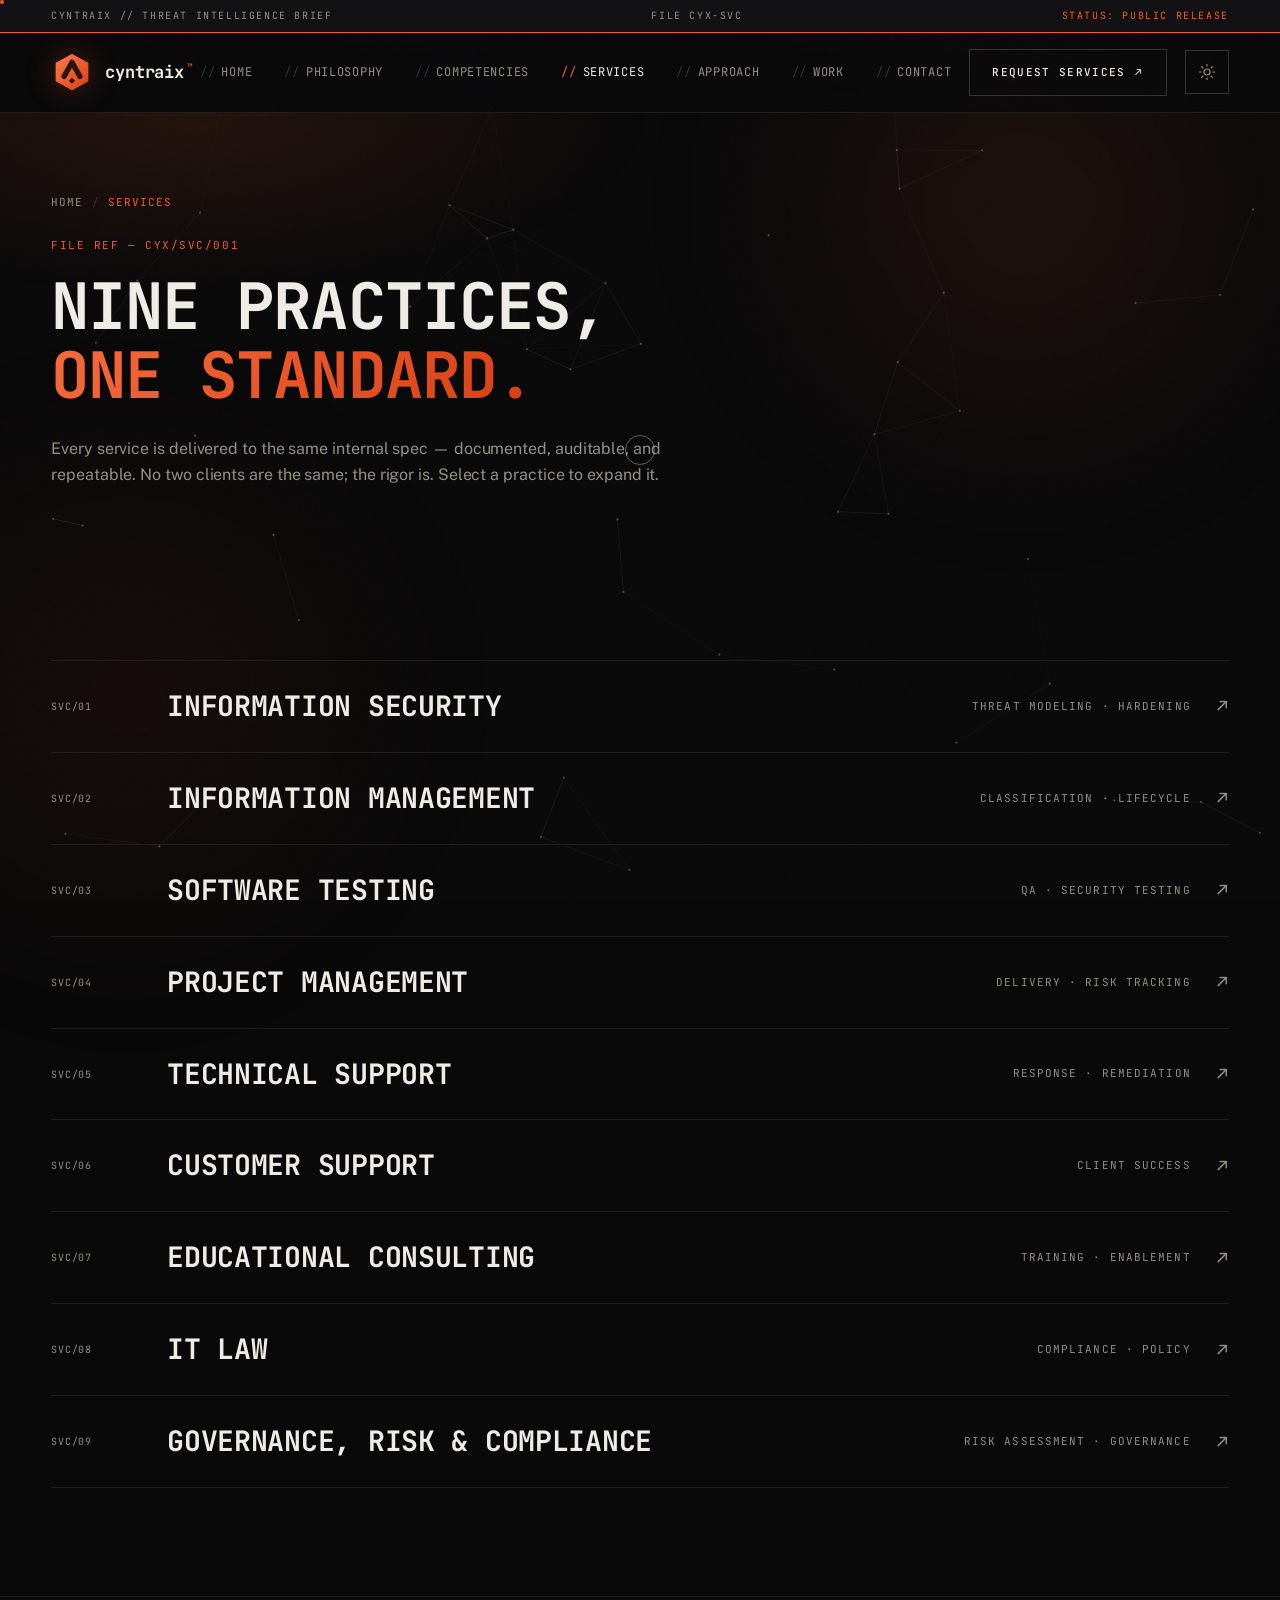
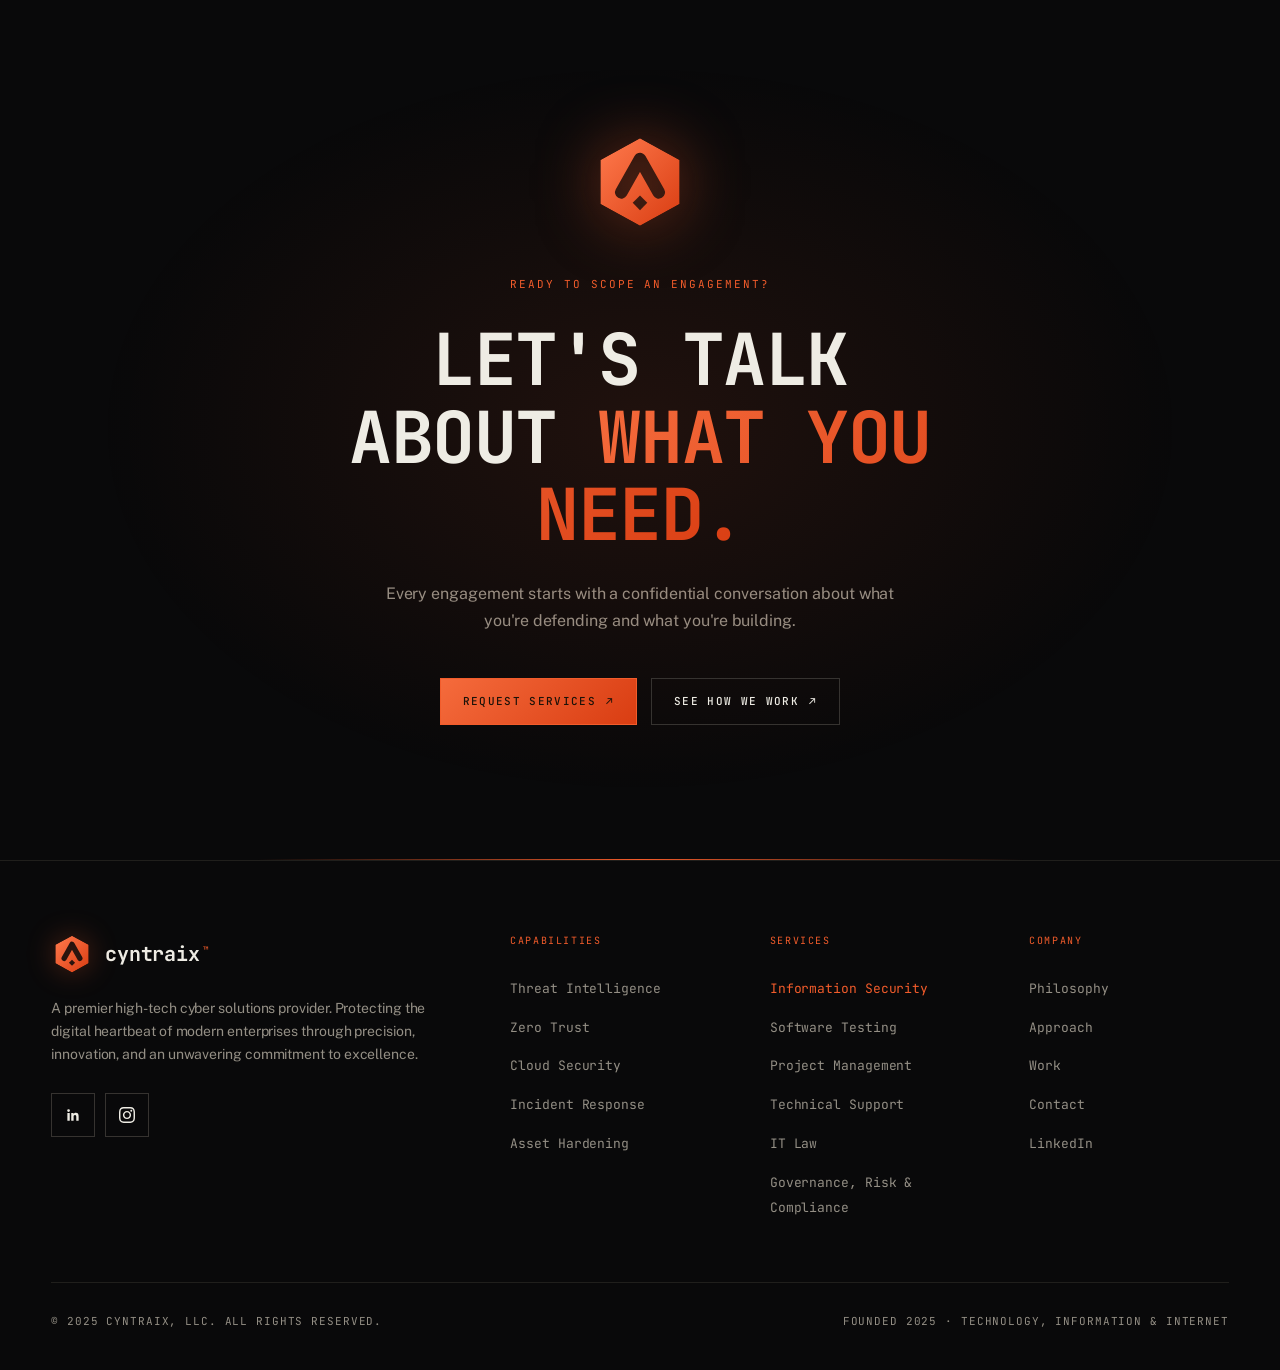
<file: services.html>
<!DOCTYPE html>
<html lang="en">
<head>
<meta charset="UTF-8" />
<meta name="viewport" content="width=device-width, initial-scale=1.0" />
<script>(function(){try{if(localStorage.getItem('cyntraix-theme')==='light'){document.documentElement.setAttribute('data-theme','light');}}catch(e){}})();</script>
<title>Services — Cyntraix</title>
<meta name="description" content="Nine practices, one standard: Information Security, Information Management, Software Testing, Project Management, Technical Support, Customer Support, Educational Consulting, IT Law, Governance Risk & Compliance." />
<link rel="icon" type="image/png" href="assets/img/brand/cyntraix-mark-transparent-512.png">
<link rel="canonical" href="https://cyntraix.com/services.html" />

<link rel="preconnect" href="https://fonts.googleapis.com">
<link rel="preconnect" href="https://fonts.gstatic.com" crossorigin>
<link href="https://fonts.googleapis.com/css2?family=JetBrains+Mono:wght@400;500;700&family=Public+Sans:wght@400;500;600;700&display=swap" rel="stylesheet">
<link rel="stylesheet" href="assets/css/style.css">
</head>
<body>

<div class="grain"></div>
<div class="aurora"></div>
<div class="aurora two"></div>

<div class="doc-strip">
  <span>CYNTRAIX // THREAT INTELLIGENCE BRIEF</span>
  <span class="file-id">FILE CYX-SVC</span>
  <span class="status">STATUS: PUBLIC RELEASE</span>
</div>

<nav class="top">
  <a href="index.html" class="brand" aria-label="Cyntraix home">
    <svg class="brand-mark" viewBox="0 0 48 48" xmlns="http://www.w3.org/2000/svg" aria-hidden="true">
      <defs>
        <linearGradient id="logoGradNav" x1="0" y1="0" x2="1" y2="1">
          <stop offset="0%" style="stop-color:var(--accent-light)" />
          <stop offset="100%" style="stop-color:var(--accent-deep)" />
        </linearGradient>
        <mask id="logoMaskNav">
          <path d="M24 3 L43 13.5 V34.5 L24 45 L5 34.5 V13.5 Z" fill="#fff" />
          <path d="M15 29 L24 13 L33 29" fill="none" stroke="#000" stroke-width="6" stroke-linecap="round" stroke-linejoin="round" />
          <path d="M24 30.5 L27.5 34 L24 37.5 L20.5 34 Z" fill="#000" />
        </mask>
      </defs>
      <path d="M24 3 L43 13.5 V34.5 L24 45 L5 34.5 V13.5 Z" fill="url(#logoGradNav)" mask="url(#logoMaskNav)" />
    </svg>
    <span class="brand-text">Cyntraix<sup>™</sup></span>
  </a>
  <div class="nav-right">
    <div class="nav-links" role="navigation" aria-label="Primary">
      <a href="index.html">Home</a>
      <a href="philosophy.html">Philosophy</a>
      <a href="competencies.html">Competencies</a>
      <a href="services.html" aria-current="page">Services</a>
      <a href="approach.html">Approach</a>
      <a href="work.html">Work</a>
      <a href="contact.html">Contact</a>
    </div>
    <a href="contact.html" class="cta-btn">Request services <span class="arrow" aria-hidden="true">↗</span></a>
    <button class="theme-toggle" id="themeToggle" type="button" aria-pressed="false" aria-label="Switch to light theme">
      <svg class="icon-sun" viewBox="0 0 24 24" fill="none" stroke="currentColor" stroke-width="1.6" stroke-linecap="round"><circle cx="12" cy="12" r="4"></circle><path d="M12 2v2M12 20v2M4.93 4.93l1.41 1.41M17.66 17.66l1.41 1.41M2 12h2M20 12h2M4.93 19.07l1.41-1.41M17.66 6.34l1.41-1.41"></path></svg>
      <svg class="icon-moon" viewBox="0 0 24 24" fill="none" stroke="currentColor" stroke-width="1.6" stroke-linecap="round" stroke-linejoin="round"><path d="M21 12.79A9 9 0 1 1 11.21 3 7 7 0 0 0 21 12.79z"></path></svg>
    </button>
    <button class="nav-toggle" aria-label="Toggle menu" aria-expanded="false">
      <span></span><span></span><span></span>
    </button>
  </div>
</nav>

<main>

  <section class="page-header">
    <div class="wrap">
      <div class="breadcrumb">
        <a href="index.html">Home</a><span class="sep">/</span><span class="current">Services</span>
      </div>
      <div class="kicker reveal">FILE REF — CYX/SVC/001</div>
      <h1 class="reveal">Nine practices, <em>one standard.</em></h1>
      <p class="lede reveal">
        Every service is delivered to the same internal spec — documented, auditable,
        and repeatable. No two clients are the same; the rigor is. Select a practice
        to expand it.
      </p>
    </div>
  </section>

  <section class="section seamless">
    <div class="wrap">
      <ul class="service-list reveal">
        <li class="service-row" data-expandable>
          <div class="row-inner" role="button" tabindex="0" aria-expanded="false">
            <span class="service-idx">SVC/01</span>
            <h2 class="service-name">Information Security</h2>
            <span class="service-meta"><span>Threat modeling · Hardening</span><span class="service-arrow" aria-hidden="true">↗</span></span>
          </div>
          <div class="service-detail">
            <p>End-to-end protection for systems, networks, and data — threat modeling,
              control design, and continuous validation against real adversary behavior.</p>
          </div>
        </li>
        <li class="service-row" data-expandable>
          <div class="row-inner" role="button" tabindex="0" aria-expanded="false">
            <span class="service-idx">SVC/02</span>
            <h2 class="service-name">Information Management</h2>
            <span class="service-meta"><span>Classification · Lifecycle</span><span class="service-arrow" aria-hidden="true">↗</span></span>
          </div>
          <div class="service-detail">
            <p>Governance over how information is classified, stored, retained, and
              retired — so every record has a known owner and a known lifecycle.</p>
          </div>
        </li>
        <li class="service-row" data-expandable>
          <div class="row-inner" role="button" tabindex="0" aria-expanded="false">
            <span class="service-idx">SVC/03</span>
            <h2 class="service-name">Software Testing</h2>
            <span class="service-meta"><span>QA · Security testing</span><span class="service-arrow" aria-hidden="true">↗</span></span>
          </div>
          <div class="service-detail">
            <p>Functional and adversarial testing side by side — so quality and
              security regressions are caught in the same pass, before release.</p>
          </div>
        </li>
        <li class="service-row" data-expandable>
          <div class="row-inner" role="button" tabindex="0" aria-expanded="false">
            <span class="service-idx">SVC/04</span>
            <h2 class="service-name">Project Management</h2>
            <span class="service-meta"><span>Delivery · Risk tracking</span><span class="service-arrow" aria-hidden="true">↗</span></span>
          </div>
          <div class="service-detail">
            <p>Structured delivery for security and IT initiatives — scoped
              milestones, tracked risk, and a single accountable timeline.</p>
          </div>
        </li>
        <li class="service-row" data-expandable>
          <div class="row-inner" role="button" tabindex="0" aria-expanded="false">
            <span class="service-idx">SVC/05</span>
            <h2 class="service-name">Technical Support</h2>
            <span class="service-meta"><span>Response · Remediation</span><span class="service-arrow" aria-hidden="true">↗</span></span>
          </div>
          <div class="service-detail">
            <p>Responsive, senior-level technical support for the systems that
              matter most — with clear escalation paths and no first-line triage maze.</p>
          </div>
        </li>
        <li class="service-row" data-expandable>
          <div class="row-inner" role="button" tabindex="0" aria-expanded="false">
            <span class="service-idx">SVC/06</span>
            <h2 class="service-name">Customer Support</h2>
            <span class="service-meta"><span>Client success</span><span class="service-arrow" aria-hidden="true">↗</span></span>
          </div>
          <div class="service-detail">
            <p>Direct access to the people who understand your environment — not a
              ticket queue. Every engagement includes a named point of contact.</p>
          </div>
        </li>
        <li class="service-row" data-expandable>
          <div class="row-inner" role="button" tabindex="0" aria-expanded="false">
            <span class="service-idx">SVC/07</span>
            <h2 class="service-name">Educational Consulting</h2>
            <span class="service-meta"><span>Training · Enablement</span><span class="service-arrow" aria-hidden="true">↗</span></span>
          </div>
          <div class="service-detail">
            <p>Security literacy for your team — tailored training, tabletop
              exercises, and enablement so good practice outlasts the engagement.</p>
          </div>
        </li>
        <li class="service-row" data-expandable>
          <div class="row-inner" role="button" tabindex="0" aria-expanded="false">
            <span class="service-idx">SVC/08</span>
            <h2 class="service-name">IT Law</h2>
            <span class="service-meta"><span>Compliance · Policy</span><span class="service-arrow" aria-hidden="true">↗</span></span>
          </div>
          <div class="service-detail">
            <p>Guidance at the intersection of technology and regulation —
              data-protection compliance, policy drafting, and audit readiness.</p>
          </div>
        </li>
        <li class="service-row" data-expandable>
          <div class="row-inner" role="button" tabindex="0" aria-expanded="false">
            <span class="service-idx">SVC/09</span>
            <h2 class="service-name">Governance, Risk &amp; Compliance</h2>
            <span class="service-meta"><span>Risk assessment · Governance</span><span class="service-arrow" aria-hidden="true">↗</span></span>
          </div>
          <div class="service-detail">
            <p>Structured governance over cybersecurity policy and regulatory
              obligation — risk assessments, control frameworks, and compliance
              programs built to hold up under audit.</p>
          </div>
        </li>
      </ul>
    </div>
  </section>

  <section class="cta-block">
    <svg class="cta-mark" viewBox="0 0 48 48" xmlns="http://www.w3.org/2000/svg" aria-hidden="true">
      <defs>
        <linearGradient id="logoGradCta" x1="0" y1="0" x2="1" y2="1">
          <stop offset="0%" style="stop-color:var(--accent-light)" />
          <stop offset="100%" style="stop-color:var(--accent-deep)" />
        </linearGradient>
        <mask id="logoMaskCta">
          <path d="M24 3 L43 13.5 V34.5 L24 45 L5 34.5 V13.5 Z" fill="#fff" />
          <path d="M15 29 L24 13 L33 29" fill="none" stroke="#000" stroke-width="6" stroke-linecap="round" stroke-linejoin="round" />
          <path d="M24 30.5 L27.5 34 L24 37.5 L20.5 34 Z" fill="#000" />
        </mask>
      </defs>
      <path d="M24 3 L43 13.5 V34.5 L24 45 L5 34.5 V13.5 Z" fill="url(#logoGradCta)" mask="url(#logoMaskCta)" />
    </svg>
    <div class="eyebrow">Ready to scope an engagement?</div>
    <h2 class="reveal">Let's talk about <em>what you need.</em></h2>
    <p class="sub">
      Every engagement starts with a confidential conversation about what you're
      defending and what you're building.
    </p>
    <div class="actions">
      <a href="contact.html" class="cta-btn primary">Request services <span class="arrow" aria-hidden="true">↗</span></a>
      <a href="approach.html" class="cta-btn">See how we work <span class="arrow" aria-hidden="true">↗</span></a>
    </div>
  </section>

</main>

<footer>
  <div class="footer-grid">
    <div class="foot-brand">
      <div class="brand">
        <svg class="brand-mark" viewBox="0 0 48 48" xmlns="http://www.w3.org/2000/svg" aria-hidden="true">
          <defs>
            <linearGradient id="logoGradFoot" x1="0" y1="0" x2="1" y2="1">
              <stop offset="0%" style="stop-color:var(--accent-light)" />
              <stop offset="100%" style="stop-color:var(--accent-deep)" />
            </linearGradient>
            <mask id="logoMaskFoot">
              <path d="M24 3 L43 13.5 V34.5 L24 45 L5 34.5 V13.5 Z" fill="#fff" />
              <path d="M15 29 L24 13 L33 29" fill="none" stroke="#000" stroke-width="6" stroke-linecap="round" stroke-linejoin="round" />
              <path d="M24 30.5 L27.5 34 L24 37.5 L20.5 34 Z" fill="#000" />
            </mask>
          </defs>
          <path d="M24 3 L43 13.5 V34.5 L24 45 L5 34.5 V13.5 Z" fill="url(#logoGradFoot)" mask="url(#logoMaskFoot)" />
        </svg>
        <span class="brand-text">Cyntraix<sup>™</sup></span>
      </div>
      <p>
        A premier high-tech cyber solutions provider. Protecting the digital heartbeat of modern
        enterprises through precision, innovation, and an unwavering commitment to excellence.
      </p>
      <div class="foot-social">
        <a href="https://www.linkedin.com/company/cyntraix/" target="_blank" rel="noopener" aria-label="LinkedIn">
          <svg viewBox="0 0 24 24" fill="currentColor"><path d="M20.45 20.45h-3.55v-5.57c0-1.33-.02-3.03-1.85-3.03-1.85 0-2.14 1.45-2.14 2.94v5.66H9.36V9h3.41v1.56h.05c.47-.9 1.63-1.85 3.36-1.85 3.6 0 4.27 2.37 4.27 5.45v6.29zM5.34 7.43a2.06 2.06 0 1 1 0-4.12 2.06 2.06 0 0 1 0 4.12zM7.12 20.45H3.56V9h3.56v11.45z"/></svg>
        </a>
        <a href="https://www.instagram.com/cyntraix/" target="_blank" rel="noopener" aria-label="Instagram">
          <svg viewBox="0 0 24 24" fill="currentColor"><path d="M12 2.163c3.204 0 3.584.012 4.85.07 3.252.148 4.771 1.691 4.919 4.919.058 1.265.069 1.645.069 4.849 0 3.205-.012 3.584-.069 4.849-.149 3.225-1.664 4.771-4.919 4.919-1.266.058-1.644.07-4.85.07-3.204 0-3.584-.012-4.849-.07-3.26-.149-4.771-1.699-4.919-4.92-.058-1.265-.07-1.644-.07-4.849 0-3.204.012-3.583.07-4.849.149-3.227 1.664-4.771 4.919-4.919 1.266-.057 1.645-.069 4.849-.069zm0-2.163c-3.259 0-3.667.014-4.947.072-4.358.2-6.78 2.618-6.98 6.98-.059 1.281-.073 1.689-.073 4.948 0 3.259.014 3.668.072 4.948.2 4.358 2.618 6.78 6.98 6.98 1.281.058 1.689.072 4.948.072 3.259 0 3.668-.014 4.948-.072 4.354-.2 6.782-2.618 6.979-6.98.059-1.28.073-1.689.073-4.948 0-3.259-.014-3.667-.072-4.947-.196-4.354-2.617-6.78-6.979-6.98-1.281-.059-1.69-.073-4.949-.073zm0 5.838c-3.403 0-6.162 2.759-6.162 6.162s2.759 6.163 6.162 6.163 6.162-2.759 6.162-6.163c0-3.403-2.759-6.162-6.162-6.162zm0 10.162c-2.209 0-4-1.79-4-4 0-2.209 1.791-4 4-4s4 1.791 4 4c0 2.21-1.791 4-4 4zm6.406-11.845c-.796 0-1.441.645-1.441 1.44s.645 1.44 1.441 1.44c.795 0 1.439-.645 1.439-1.44s-.644-1.44-1.439-1.44z"/></svg>
        </a>
      </div>
    </div>
    <div class="foot-col">
      <p class="foot-col-title">Capabilities</p>
      <ul>
        <li><a href="competencies.html">Threat Intelligence</a></li>
        <li><a href="competencies.html">Zero Trust</a></li>
        <li><a href="competencies.html">Cloud Security</a></li>
        <li><a href="competencies.html">Incident Response</a></li>
        <li><a href="competencies.html">Asset Hardening</a></li>
      </ul>
    </div>
    <div class="foot-col">
      <p class="foot-col-title">Services</p>
      <ul>
        <li><a href="services.html" aria-current="page">Information Security</a></li>
        <li><a href="services.html">Software Testing</a></li>
        <li><a href="services.html">Project Management</a></li>
        <li><a href="services.html">Technical Support</a></li>
        <li><a href="services.html">IT Law</a></li>
        <li><a href="services.html">Governance, Risk &amp; Compliance</a></li>
      </ul>
    </div>
    <div class="foot-col">
      <p class="foot-col-title">Company</p>
      <ul>
        <li><a href="philosophy.html">Philosophy</a></li>
        <li><a href="approach.html">Approach</a></li>
        <li><a href="work.html">Work</a></li>
        <li><a href="contact.html">Contact</a></li>
        <li><a href="https://www.linkedin.com/company/cyntraix/" target="_blank" rel="noopener">LinkedIn</a></li>
      </ul>
    </div>
  </div>
  <div class="foot-base">
    <span>&copy; 2025 Cyntraix, LLC. All rights reserved.</span>
    <span>Founded 2025 · Technology, Information &amp; Internet</span>
  </div>
</footer>

<script src="assets/js/network-canvas.js" defer></script>
<script src="assets/js/cursor.js" defer></script>
<script src="assets/js/main.js"></script>
</body>
</html>
</file>
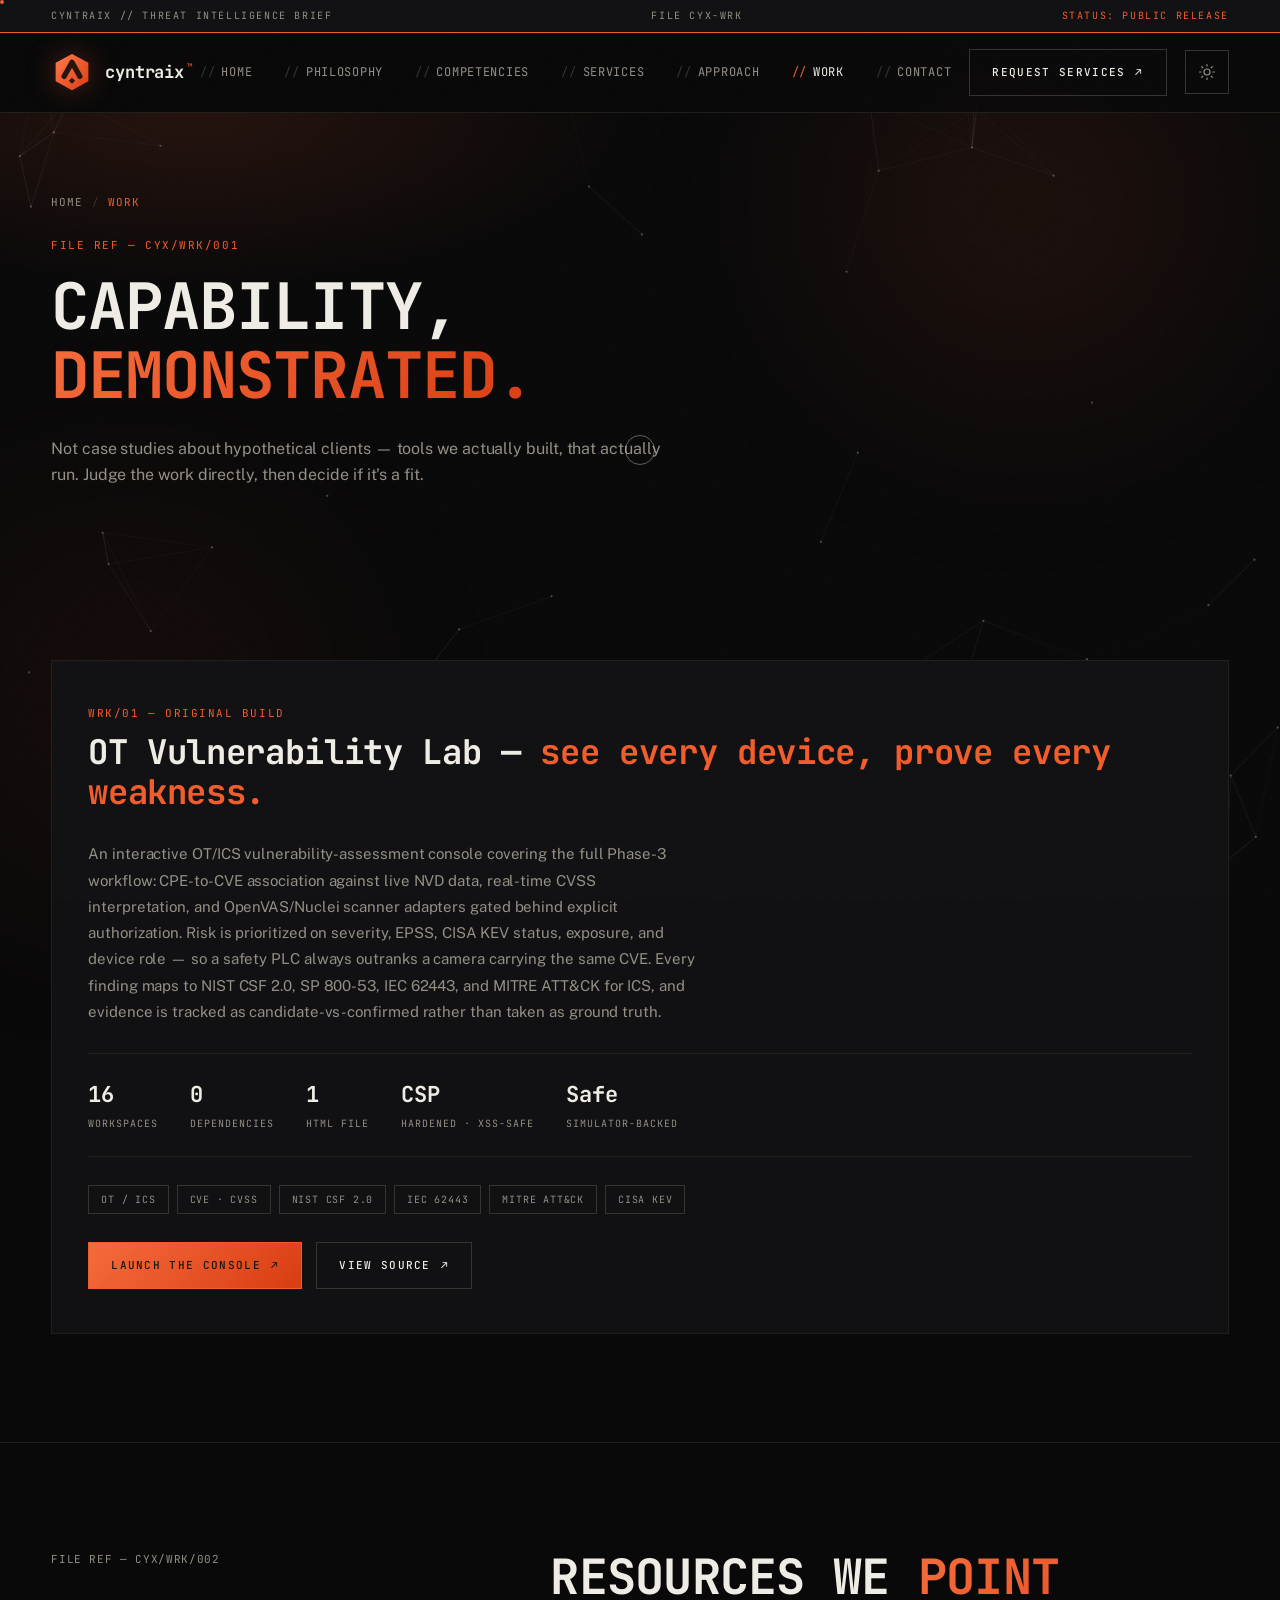
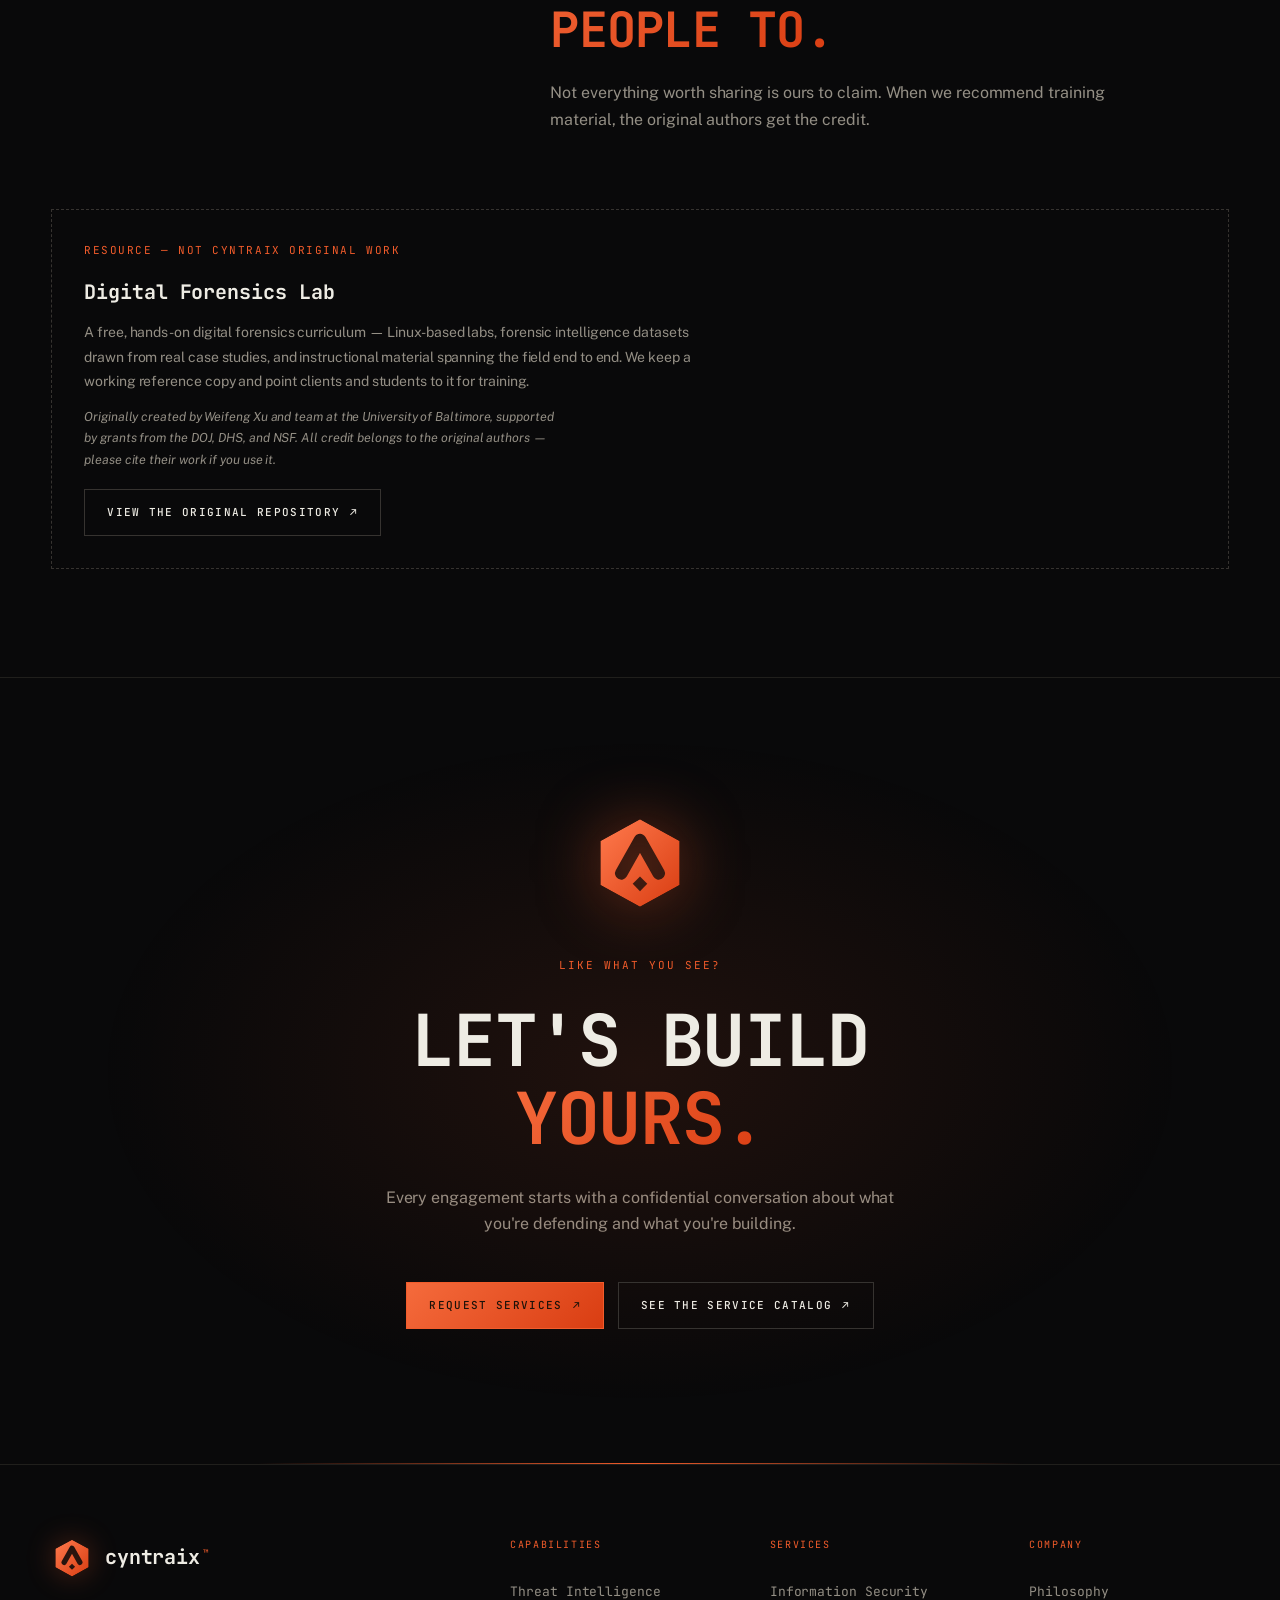
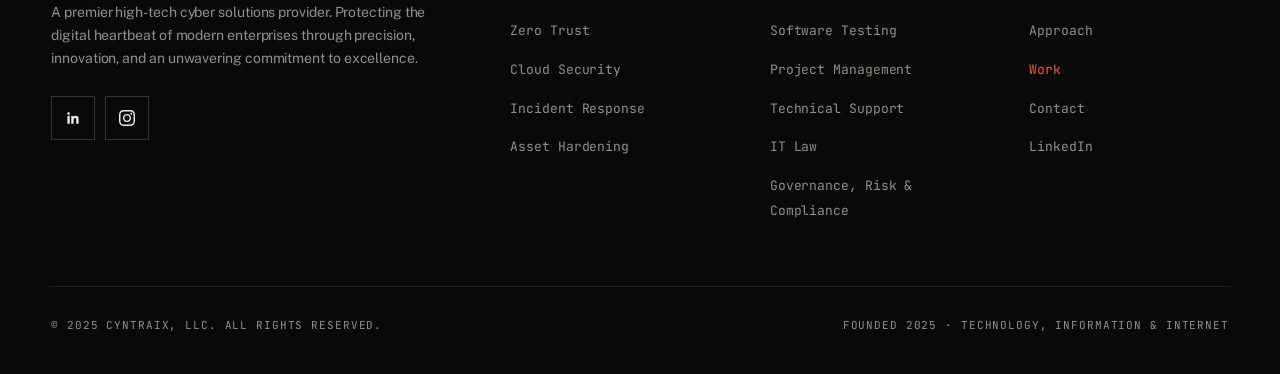
<file: work.html>
<!DOCTYPE html>
<html lang="en">
<head>
<meta charset="UTF-8" />
<meta name="viewport" content="width=device-width, initial-scale=1.0" />
<script>(function(){try{if(localStorage.getItem('cyntraix-theme')==='light'){document.documentElement.setAttribute('data-theme','light');}}catch(e){}})();</script>
<title>Work — Cyntraix</title>
<meta name="description" content="An original OT/ICS vulnerability-assessment console built by Cyntraix, plus the training resources we point clients and students toward." />
<link rel="icon" type="image/png" href="assets/img/brand/cyntraix-mark-transparent-512.png">
<link rel="canonical" href="https://cyntraix.com/work.html" />

<meta property="og:title" content="Work — Cyntraix" />
<meta property="og:description" content="An original OT/ICS vulnerability-assessment console built by Cyntraix, plus the training resources we point clients and students toward." />
<meta property="og:type" content="website" />
<meta property="og:image" content="assets/img/brand/cyntraix-mark-transparent-512.png" />

<link rel="preconnect" href="https://fonts.googleapis.com">
<link rel="preconnect" href="https://fonts.gstatic.com" crossorigin>
<link href="https://fonts.googleapis.com/css2?family=JetBrains+Mono:wght@400;500;700&family=Public+Sans:wght@400;500;600;700&display=swap" rel="stylesheet">
<link rel="stylesheet" href="assets/css/style.css">
</head>
<body>

<div class="grain"></div>
<div class="aurora"></div>
<div class="aurora two"></div>

<div class="doc-strip">
  <span>CYNTRAIX // THREAT INTELLIGENCE BRIEF</span>
  <span class="file-id">FILE CYX-WRK</span>
  <span class="status">STATUS: PUBLIC RELEASE</span>
</div>

<nav class="top">
  <a href="index.html" class="brand" aria-label="Cyntraix home">
    <svg class="brand-mark" viewBox="0 0 48 48" xmlns="http://www.w3.org/2000/svg" aria-hidden="true">
      <defs>
        <linearGradient id="logoGradNav" x1="0" y1="0" x2="1" y2="1">
          <stop offset="0%" style="stop-color:var(--accent-light)" />
          <stop offset="100%" style="stop-color:var(--accent-deep)" />
        </linearGradient>
        <mask id="logoMaskNav">
          <path d="M24 3 L43 13.5 V34.5 L24 45 L5 34.5 V13.5 Z" fill="#fff" />
          <path d="M15 29 L24 13 L33 29" fill="none" stroke="#000" stroke-width="6" stroke-linecap="round" stroke-linejoin="round" />
          <path d="M24 30.5 L27.5 34 L24 37.5 L20.5 34 Z" fill="#000" />
        </mask>
      </defs>
      <path d="M24 3 L43 13.5 V34.5 L24 45 L5 34.5 V13.5 Z" fill="url(#logoGradNav)" mask="url(#logoMaskNav)" />
    </svg>
    <span class="brand-text">Cyntraix<sup>™</sup></span>
  </a>
  <div class="nav-right">
    <div class="nav-links" role="navigation" aria-label="Primary">
      <a href="index.html">Home</a>
      <a href="philosophy.html">Philosophy</a>
      <a href="competencies.html">Competencies</a>
      <a href="services.html">Services</a>
      <a href="approach.html">Approach</a>
      <a href="work.html" aria-current="page">Work</a>
      <a href="contact.html">Contact</a>
    </div>
    <a href="contact.html" class="cta-btn">Request services <span class="arrow" aria-hidden="true">↗</span></a>
    <button class="theme-toggle" id="themeToggle" type="button" aria-pressed="false" aria-label="Switch to light theme">
      <svg class="icon-sun" viewBox="0 0 24 24" fill="none" stroke="currentColor" stroke-width="1.6" stroke-linecap="round"><circle cx="12" cy="12" r="4"></circle><path d="M12 2v2M12 20v2M4.93 4.93l1.41 1.41M17.66 17.66l1.41 1.41M2 12h2M20 12h2M4.93 19.07l1.41-1.41M17.66 6.34l1.41-1.41"></path></svg>
      <svg class="icon-moon" viewBox="0 0 24 24" fill="none" stroke="currentColor" stroke-width="1.6" stroke-linecap="round" stroke-linejoin="round"><path d="M21 12.79A9 9 0 1 1 11.21 3 7 7 0 0 0 21 12.79z"></path></svg>
    </button>
    <button class="nav-toggle" aria-label="Toggle menu" aria-expanded="false">
      <span></span><span></span><span></span>
    </button>
  </div>
</nav>

<main>

  <section class="page-header">
    <div class="wrap">
      <div class="breadcrumb">
        <a href="index.html">Home</a><span class="sep">/</span><span class="current">Work</span>
      </div>
      <div class="kicker reveal">FILE REF — CYX/WRK/001</div>
      <h1 class="reveal">Capability, <em>demonstrated.</em></h1>
      <p class="lede reveal">
        Not case studies about hypothetical clients — tools we actually built, that
        actually run. Judge the work directly, then decide if it's a fit.
      </p>
    </div>
  </section>

  <section class="section seamless">
    <div class="wrap">
      <div class="case-study reveal">
        <div class="case-head">
          <div>
            <div class="case-idx">WRK/01 — ORIGINAL BUILD</div>
            <h2>OT Vulnerability Lab — <em>see every device, prove every weakness.</em></h2>
          </div>
        </div>
        <p class="case-desc">
          An interactive OT/ICS vulnerability-assessment console covering the full
          Phase-3 workflow: CPE-to-CVE association against live NVD data, real-time
          CVSS interpretation, and OpenVAS/Nuclei scanner adapters gated behind
          explicit authorization. Risk is prioritized on severity, EPSS, CISA KEV
          status, exposure, and device role — so a safety PLC always outranks a
          camera carrying the same CVE. Every finding maps to NIST CSF 2.0,
          SP 800-53, IEC 62443, and MITRE ATT&amp;CK for ICS, and evidence is
          tracked as candidate-vs-confirmed rather than taken as ground truth.
        </p>
        <div class="case-stats">
          <div><div class="stat-num">16</div><div class="stat-lbl">Workspaces</div></div>
          <div><div class="stat-num">0</div><div class="stat-lbl">Dependencies</div></div>
          <div><div class="stat-num">1</div><div class="stat-lbl">HTML file</div></div>
          <div><div class="stat-num">CSP</div><div class="stat-lbl">Hardened · XSS-safe</div></div>
          <div><div class="stat-num">Safe</div><div class="stat-lbl">Simulator-backed</div></div>
        </div>
        <div class="case-tags">
          <span class="case-tag">OT / ICS</span>
          <span class="case-tag">CVE · CVSS</span>
          <span class="case-tag">NIST CSF 2.0</span>
          <span class="case-tag">IEC 62443</span>
          <span class="case-tag">MITRE ATT&amp;CK</span>
          <span class="case-tag">CISA KEV</span>
        </div>
        <div class="case-actions">
          <a href="https://ot-vuln-lab-site.vercel.app/" target="_blank" rel="noopener" class="cta-btn primary">Launch the console <span class="arrow" aria-hidden="true">↗</span></a>
          <a href="https://github.com/ezekielologunde/ot-vuln-lab" target="_blank" rel="noopener" class="cta-btn">View source <span class="arrow" aria-hidden="true">↗</span></a>
        </div>
      </div>
    </div>
  </section>

  <section class="section">
    <div class="wrap">
      <div class="sec-head">
        <div class="idx reveal"><span class="idx-num">FILE REF — CYX/WRK/002</span></div>
        <div class="reveal">
          <h2>Resources we <em>point people to.</em></h2>
          <p class="lede">
            Not everything worth sharing is ours to claim. When we recommend
            training material, the original authors get the credit.
          </p>
        </div>
      </div>
      <div class="resource-note reveal">
        <div class="case-idx">RESOURCE — NOT CYNTRAIX ORIGINAL WORK</div>
        <h3>Digital Forensics Lab</h3>
        <p>
          A free, hands-on digital forensics curriculum — Linux-based labs, forensic
          intelligence datasets drawn from real case studies, and instructional
          material spanning the field end to end. We keep a working reference copy
          and point clients and students to it for training.
        </p>
        <p class="attribution">
          Originally created by Weifeng Xu and team at the University of Baltimore,
          supported by grants from the DOJ, DHS, and NSF. All credit belongs to the
          original authors — please cite their work if you use it.
        </p>
        <a href="https://github.com/frankwxu/digital-forensics-lab" target="_blank" rel="noopener" class="cta-btn">View the original repository <span class="arrow" aria-hidden="true">↗</span></a>
      </div>
    </div>
  </section>

  <!-- ============ CTA BLOCK ============ -->
  <section class="cta-block">
    <svg class="cta-mark" viewBox="0 0 48 48" xmlns="http://www.w3.org/2000/svg" aria-hidden="true">
      <defs>
        <linearGradient id="logoGradCta" x1="0" y1="0" x2="1" y2="1">
          <stop offset="0%" style="stop-color:var(--accent-light)" />
          <stop offset="100%" style="stop-color:var(--accent-deep)" />
        </linearGradient>
        <mask id="logoMaskCta">
          <path d="M24 3 L43 13.5 V34.5 L24 45 L5 34.5 V13.5 Z" fill="#fff" />
          <path d="M15 29 L24 13 L33 29" fill="none" stroke="#000" stroke-width="6" stroke-linecap="round" stroke-linejoin="round" />
          <path d="M24 30.5 L27.5 34 L24 37.5 L20.5 34 Z" fill="#000" />
        </mask>
      </defs>
      <path d="M24 3 L43 13.5 V34.5 L24 45 L5 34.5 V13.5 Z" fill="url(#logoGradCta)" mask="url(#logoMaskCta)" />
    </svg>
    <div class="eyebrow">Like what you see?</div>
    <h2 class="reveal">Let's build <em>yours.</em></h2>
    <p class="sub">
      Every engagement starts with a confidential conversation about what you're
      defending and what you're building.
    </p>
    <div class="actions">
      <a href="contact.html" class="cta-btn primary">Request services <span class="arrow" aria-hidden="true">↗</span></a>
      <a href="services.html" class="cta-btn">See the service catalog <span class="arrow" aria-hidden="true">↗</span></a>
    </div>
  </section>

</main>

<footer>
  <div class="footer-grid">
    <div class="foot-brand">
      <div class="brand">
        <svg class="brand-mark" viewBox="0 0 48 48" xmlns="http://www.w3.org/2000/svg" aria-hidden="true">
          <defs>
            <linearGradient id="logoGradFoot" x1="0" y1="0" x2="1" y2="1">
              <stop offset="0%" style="stop-color:var(--accent-light)" />
              <stop offset="100%" style="stop-color:var(--accent-deep)" />
            </linearGradient>
            <mask id="logoMaskFoot">
              <path d="M24 3 L43 13.5 V34.5 L24 45 L5 34.5 V13.5 Z" fill="#fff" />
              <path d="M15 29 L24 13 L33 29" fill="none" stroke="#000" stroke-width="6" stroke-linecap="round" stroke-linejoin="round" />
              <path d="M24 30.5 L27.5 34 L24 37.5 L20.5 34 Z" fill="#000" />
            </mask>
          </defs>
          <path d="M24 3 L43 13.5 V34.5 L24 45 L5 34.5 V13.5 Z" fill="url(#logoGradFoot)" mask="url(#logoMaskFoot)" />
        </svg>
        <span class="brand-text">Cyntraix<sup>™</sup></span>
      </div>
      <p>
        A premier high-tech cyber solutions provider. Protecting the digital heartbeat of modern
        enterprises through precision, innovation, and an unwavering commitment to excellence.
      </p>
      <div class="foot-social">
        <a href="https://www.linkedin.com/company/cyntraix/" target="_blank" rel="noopener" aria-label="LinkedIn">
          <svg viewBox="0 0 24 24" fill="currentColor"><path d="M20.45 20.45h-3.55v-5.57c0-1.33-.02-3.03-1.85-3.03-1.85 0-2.14 1.45-2.14 2.94v5.66H9.36V9h3.41v1.56h.05c.47-.9 1.63-1.85 3.36-1.85 3.6 0 4.27 2.37 4.27 5.45v6.29zM5.34 7.43a2.06 2.06 0 1 1 0-4.12 2.06 2.06 0 0 1 0 4.12zM7.12 20.45H3.56V9h3.56v11.45z"/></svg>
        </a>
        <a href="https://www.instagram.com/cyntraix/" target="_blank" rel="noopener" aria-label="Instagram">
          <svg viewBox="0 0 24 24" fill="currentColor"><path d="M12 2.163c3.204 0 3.584.012 4.85.07 3.252.148 4.771 1.691 4.919 4.919.058 1.265.069 1.645.069 4.849 0 3.205-.012 3.584-.069 4.849-.149 3.225-1.664 4.771-4.919 4.919-1.266.058-1.644.07-4.85.07-3.204 0-3.584-.012-4.849-.07-3.26-.149-4.771-1.699-4.919-4.92-.058-1.265-.07-1.644-.07-4.849 0-3.204.012-3.583.07-4.849.149-3.227 1.664-4.771 4.919-4.919 1.266-.057 1.645-.069 4.849-.069zm0-2.163c-3.259 0-3.667.014-4.947.072-4.358.2-6.78 2.618-6.98 6.98-.059 1.281-.073 1.689-.073 4.948 0 3.259.014 3.668.072 4.948.2 4.358 2.618 6.78 6.98 6.98 1.281.058 1.689.072 4.948.072 3.259 0 3.668-.014 4.948-.072 4.354-.2 6.782-2.618 6.979-6.98.059-1.28.073-1.689.073-4.948 0-3.259-.014-3.667-.072-4.947-.196-4.354-2.617-6.78-6.979-6.98-1.281-.059-1.69-.073-4.949-.073zm0 5.838c-3.403 0-6.162 2.759-6.162 6.162s2.759 6.163 6.162 6.163 6.162-2.759 6.162-6.163c0-3.403-2.759-6.162-6.162-6.162zm0 10.162c-2.209 0-4-1.79-4-4 0-2.209 1.791-4 4-4s4 1.791 4 4c0 2.21-1.791 4-4 4zm6.406-11.845c-.796 0-1.441.645-1.441 1.44s.645 1.44 1.441 1.44c.795 0 1.439-.645 1.439-1.44s-.644-1.44-1.439-1.44z"/></svg>
        </a>
      </div>
    </div>
    <div class="foot-col">
      <p class="foot-col-title">Capabilities</p>
      <ul>
        <li><a href="competencies.html">Threat Intelligence</a></li>
        <li><a href="competencies.html">Zero Trust</a></li>
        <li><a href="competencies.html">Cloud Security</a></li>
        <li><a href="competencies.html">Incident Response</a></li>
        <li><a href="competencies.html">Asset Hardening</a></li>
      </ul>
    </div>
    <div class="foot-col">
      <p class="foot-col-title">Services</p>
      <ul>
        <li><a href="services.html">Information Security</a></li>
        <li><a href="services.html">Software Testing</a></li>
        <li><a href="services.html">Project Management</a></li>
        <li><a href="services.html">Technical Support</a></li>
        <li><a href="services.html">IT Law</a></li>
        <li><a href="services.html">Governance, Risk &amp; Compliance</a></li>
      </ul>
    </div>
    <div class="foot-col">
      <p class="foot-col-title">Company</p>
      <ul>
        <li><a href="philosophy.html">Philosophy</a></li>
        <li><a href="approach.html">Approach</a></li>
        <li><a href="work.html" aria-current="page">Work</a></li>
        <li><a href="contact.html">Contact</a></li>
        <li><a href="https://www.linkedin.com/company/cyntraix/" target="_blank" rel="noopener">LinkedIn</a></li>
      </ul>
    </div>
  </div>
  <div class="foot-base">
    <span>&copy; 2025 Cyntraix, LLC. All rights reserved.</span>
    <span>Founded 2025 · Technology, Information &amp; Internet</span>
  </div>
</footer>

<script src="assets/js/network-canvas.js" defer></script>
<script src="assets/js/cursor.js" defer></script>
<script src="assets/js/main.js"></script>
</body>
</html>
</file>
<file: assets/css/style.css>
/* ============ RESET ============ */
*, *::before, *::after { box-sizing: border-box; margin: 0; padding: 0; }
html { scroll-behavior: smooth; }
body { min-height: 100vh; overflow-x: hidden; }
img { max-width: 100%; display: block; }
button { font: inherit; cursor: pointer; border: none; background: none; color: inherit; }
a { color: inherit; text-decoration: none; }

/* ============ DESIGN TOKENS ============ */
/* Fixed regardless of theme: redaction bars are always black (real redaction
   is black marker on paper, dark or light doesn't change that), and text
   sitting on the accent gradient stays dark for reliable contrast across
   the whole gradient run. */
:root {
  --redact-bar: #0a0a0a;
  --on-accent: #1c1209;

  --mono: 'JetBrains Mono', ui-monospace, 'SF Mono', Consolas, monospace;
  --sans: 'Public Sans', system-ui, -apple-system, sans-serif;

  --max: 1400px;
  --gutter: clamp(20px, 4vw, 56px);
  --ease: cubic-bezier(0.65, 0, 0.35, 1);
  --ease-soft: cubic-bezier(0.2, 0.7, 0.2, 1);
}

/* Dark theme (default) — logo-derived orange, unchanged from the original build. */
:root {
  --void: #09090a;
  --panel: #111113;
  --paper: #efece2;
  --ink: #eeece4;
  --ink-dim: #948f85;
  --line: #201f1c;
  --line-bright: #363330;

  --accent: #f25c2b;
  --accent-deep: #d93d12;
  --accent-light: #ff7a4d;
  --accent-grad: linear-gradient(135deg, #f56b3c 0%, #d93d12 100%);
  --success: #6fb37a;

  --nav-bg: rgba(9, 9, 10, 0.82);
  --scope-bg: linear-gradient(180deg, rgba(17, 17, 19, 0.8), rgba(17, 17, 19, 0.45));
  --hero-tint: radial-gradient(ellipse 70% 60% at 30% 20%, rgba(242, 92, 43, 0.22), transparent 60%),
    radial-gradient(ellipse 60% 50% at 80% 80%, rgba(217, 61, 18, 0.16), transparent 65%),
    linear-gradient(180deg, rgba(9, 9, 10, 0.62) 0%, rgba(9, 9, 10, 0.8) 55%, var(--void) 100%);
  --cursor-ring-color: rgba(238, 236, 228, 0.38);
  --net-line-color: 238, 236, 228;
  --accent-rgb: 242, 92, 43;
  --hero-media-display: block;
}

/* Light theme — the original ChatGPT brand brief: white background, the
   brief's exact orange/red. --accent is darkened slightly from the brief's
   literal #FF5C00 (3.1:1 on white, fails AA for the small mono labels used
   everywhere in this design) to #C04400 (5.16:1) so it stays legible; the
   gradient keeps the brief's vivid #FF5C00 as its start since gradient-clip
   headline text here is always large enough for the 3:1 large-text minimum. */
:root[data-theme="light"] {
  --void: #ffffff;
  --panel: #f6f5f2;
  --paper: #f0ede6;
  --ink: #1a1a1a;
  --ink-dim: #5c574f;
  --line: #e6e3dc;
  --line-bright: #d3cfc5;

  --accent: #c04400;
  --accent-deep: #e0002a;
  --accent-light: #ff7a33;
  --accent-grad: linear-gradient(135deg, #ff5c00 0%, #e0002a 100%);
  --success: #278035;

  --nav-bg: rgba(255, 255, 255, 0.82);
  --scope-bg: linear-gradient(180deg, rgba(255, 255, 255, 0.88), rgba(255, 255, 255, 0.6));
  --hero-tint: radial-gradient(ellipse 70% 60% at 30% 20%, rgba(255, 92, 0, 0.14), transparent 60%),
    radial-gradient(ellipse 60% 50% at 80% 80%, rgba(224, 0, 42, 0.10), transparent 65%),
    linear-gradient(180deg, rgba(255, 255, 255, 0.72) 0%, rgba(255, 255, 255, 0.88) 55%, var(--void) 100%);
  --cursor-ring-color: rgba(26, 26, 26, 0.3);
  --net-line-color: 26, 26, 26;
  --accent-rgb: 192, 68, 0;
  --hero-media-display: none;
}

body {
  background: var(--void);
  color: var(--ink);
  font-family: var(--sans);
  font-weight: 400;
  font-size: 16px;
  line-height: 1.55;
  letter-spacing: -0.005em;
  -webkit-font-smoothing: antialiased;
  -moz-osx-font-smoothing: grayscale;
}

::selection { background: var(--accent); color: var(--on-accent); }

:focus-visible {
  outline: 2px solid var(--accent);
  outline-offset: 3px;
  border-radius: 1px;
}

/* ============ ATMOSPHERE ============ */
.grain {
  position: fixed; inset: 0;
  pointer-events: none; z-index: 100;
  opacity: 0.035;
  background-image: url("data:image/svg+xml;utf8,<svg viewBox='0 0 200 200' xmlns='http://www.w3.org/2000/svg'><filter id='n'><feTurbulence type='fractalNoise' baseFrequency='0.9' numOctaves='3' stitchTiles='stitch'/></filter><rect width='100%25' height='100%25' filter='url(%23n)'/></svg>");
  mix-blend-mode: overlay;
}

.net-canvas {
  position: fixed; inset: 0;
  pointer-events: none; z-index: 0;
  display: block;
}
@media (prefers-reduced-motion: reduce) {
  .net-canvas { display: none; }
}

/* ============ CUSTOM CURSOR ============ */
@media (hover: hover) and (pointer: fine) {
  html.has-cursor, html.has-cursor * { cursor: none !important; }
}
.cursor-dot, .cursor-ring {
  position: fixed; top: 0; left: 0;
  pointer-events: none; z-index: 200;
  border-radius: 50%;
  will-change: transform;
}
.cursor-dot {
  width: 4px; height: 4px;
  background: var(--accent);
}
.cursor-ring {
  width: 30px; height: 30px;
  border: 1px solid var(--cursor-ring-color);
  transition: width 0.25s var(--ease-soft), height 0.25s var(--ease-soft),
    border-color 0.25s var(--ease-soft), background 0.25s var(--ease-soft);
}
.cursor-ring.hover {
  width: 50px; height: 50px;
  border-color: var(--accent);
  background: color-mix(in srgb, var(--accent) 8%, transparent);
}

.aurora {
  position: fixed;
  top: -20%; right: -10%;
  width: 60vw; height: 60vw;
  pointer-events: none; z-index: 0;
  background: radial-gradient(circle, color-mix(in srgb, var(--accent) 10%, transparent) 0%, transparent 60%);
  filter: blur(60px);
}
.aurora.two {
  top: auto; right: auto;
  bottom: -20%; left: -20%;
  background: radial-gradient(circle, color-mix(in srgb, var(--accent-deep) 7%, transparent) 0%, transparent 60%);
}

main, nav, footer { position: relative; z-index: 1; }

/* ============ TYPOGRAPHY ============ */
.mono-tag {
  font-family: var(--mono);
  font-size: 11px;
  letter-spacing: 0.14em;
  text-transform: uppercase;
  color: var(--ink-dim);
}

/* ============ LAYOUT ============ */
.wrap {
  max-width: var(--max);
  margin: 0 auto;
  padding-left: var(--gutter);
  padding-right: var(--gutter);
}
.section { padding: clamp(80px, 12vh, 160px) 0; position: relative; }
.section + .section:not(.seamless) { border-top: 1px solid var(--line); }

/* ============ CLASSIFICATION STRIP ============ */
.doc-strip {
  position: relative; z-index: 2;
  display: flex; justify-content: space-between; align-items: center;
  padding: 8px var(--gutter);
  background: var(--panel);
  border-bottom: 1px solid var(--accent);
  font-family: var(--mono);
  font-size: 10px;
  letter-spacing: 0.16em;
  text-transform: uppercase;
  color: var(--ink-dim);
  gap: 12px;
  flex-wrap: wrap;
}
.doc-strip .status { color: var(--accent); }
@media (max-width: 620px) { .doc-strip .file-id { display: none; } }

/* ============ NAV ============ */
nav.top {
  position: sticky; top: 0;
  padding: 16px var(--gutter);
  display: flex; align-items: center; justify-content: space-between;
  backdrop-filter: blur(16px);
  -webkit-backdrop-filter: blur(16px);
  background: var(--nav-bg);
  border-bottom: 1px solid var(--line);
  z-index: 50;
}
.brand {
  display: flex; align-items: center; gap: 12px;
  font-family: var(--mono);
  font-weight: 700;
  font-size: 17px;
  letter-spacing: -0.01em;
  text-transform: lowercase;
}
.brand-mark {
  width: 42px; height: 42px;
  flex-shrink: 0;
  filter: drop-shadow(0 0 14px color-mix(in srgb, var(--accent) 40%, transparent));
  transition: filter 0.3s var(--ease-soft), transform 0.3s var(--ease-soft);
}
.brand:hover .brand-mark {
  filter: drop-shadow(0 0 20px color-mix(in srgb, var(--accent) 60%, transparent)) brightness(1.12);
  transform: translateY(-1px);
}
.brand-text sup {
  color: var(--accent);
  font-size: 9px;
  margin-left: 3px;
  font-family: var(--mono);
  font-weight: 500;
  vertical-align: 8px;
  text-transform: uppercase;
}

.nav-links {
  display: flex; gap: 32px; align-items: center;
  font-family: var(--mono); font-size: 12px;
  letter-spacing: 0.06em; text-transform: uppercase;
  color: var(--ink-dim);
}
.nav-links a { position: relative; transition: color 0.3s var(--ease-soft); }
.nav-links a:hover, .nav-links a[aria-current="page"] { color: var(--ink); }
.nav-links a::before {
  content: "//"; margin-right: 6px; color: var(--line-bright);
  transition: color 0.3s var(--ease-soft);
}
.nav-links a:hover::before, .nav-links a[aria-current="page"]::before { color: var(--accent); }

.nav-right { display: flex; align-items: center; gap: 18px; }
.theme-toggle {
  display: inline-flex; align-items: center; justify-content: center;
  width: 44px; height: 44px; flex-shrink: 0;
  border: 1px solid var(--line-bright);
  color: var(--ink-dim);
  transition: border-color 0.3s var(--ease-soft), color 0.3s var(--ease-soft);
}
.theme-toggle:hover { border-color: var(--accent); color: var(--accent); }
.theme-toggle svg { width: 18px; height: 18px; }
.theme-toggle .icon-moon { display: none; }
[data-theme="light"] .theme-toggle .icon-sun { display: none; }
[data-theme="light"] .theme-toggle .icon-moon { display: block; }
@media (max-width: 420px) {
  .nav-right .cta-btn { display: none; }
}
.nav-toggle {
  display: none;
  width: 44px; height: 44px;
  border: 1px solid var(--line-bright);
  align-items: center; justify-content: center;
  flex-direction: column; gap: 5px;
}
.nav-toggle span { width: 18px; height: 1px; background: var(--ink); transition: all 0.3s var(--ease-soft); }
.nav-toggle[aria-expanded="true"] span:nth-child(1) { transform: translateY(6px) rotate(45deg); }
.nav-toggle[aria-expanded="true"] span:nth-child(2) { opacity: 0; }
.nav-toggle[aria-expanded="true"] span:nth-child(3) { transform: translateY(-6px) rotate(-45deg); }

@media (max-width: 860px) {
  /* backdrop-filter on nav.top creates a new containing block for
     position:fixed descendants (CSS filter-effects spec), which would
     otherwise anchor .nav-links to the ~70px nav bar instead of the
     viewport and collapse its height. Drop the blur here only -- the
     mobile menu isn't visible behind the nav anyway. */
  nav.top { backdrop-filter: none; -webkit-backdrop-filter: none; }
  .nav-links {
    position: fixed; top: 77px; right: 0; bottom: 0; left: 0;
    flex-direction: column; align-items: flex-start; gap: 0;
    background: var(--void);
    padding: 12px var(--gutter) 40px;
    transform: translateY(-8px);
    opacity: 0; visibility: hidden;
    transition: opacity 0.3s var(--ease-soft), transform 0.3s var(--ease-soft), visibility 0.3s;
    overflow-y: auto;
  }
  .nav-links.open { opacity: 1; visibility: visible; transform: translateY(0); }
  .nav-links a { width: 100%; padding: 18px 0; border-bottom: 1px solid var(--line); font-size: 14px; }
  .nav-toggle { display: inline-flex; }
}

/* ============ BUTTONS (stamp) ============ */
.cta-btn {
  font-family: var(--mono); font-size: 11px;
  letter-spacing: 0.12em; text-transform: uppercase;
  font-weight: 500;
  padding: 14px 22px;
  border: 1px solid var(--line-bright);
  background: transparent;
  color: var(--ink);
  display: inline-flex; align-items: center; gap: 10px;
  transition: transform 0.25s var(--ease), border-color 0.25s var(--ease), color 0.25s var(--ease), background 0.25s var(--ease);
  position: relative;
  overflow: hidden;
  isolation: isolate;
}
.cta-btn::before {
  content: ""; position: absolute; inset: 0;
  background: var(--accent-grad);
  transform: translateY(102%);
  transition: transform 0.4s var(--ease);
  z-index: -1;
}
.cta-btn:hover { color: var(--on-accent); border-color: var(--accent); transform: translateY(-1px); }
.cta-btn:hover::before { transform: translateY(0); }
.cta-btn:active { transform: translateY(0) scale(0.98); }
.cta-btn .arrow { transition: transform 0.3s var(--ease-soft); display: inline-block; }
.cta-btn:hover .arrow { transform: translate(3px, -3px); }
.cta-btn.primary {
  background: var(--accent-grad);
  border-color: var(--accent);
  color: var(--on-accent);
}
.cta-btn.primary::before {
  background: var(--ink);
  transform: translateY(102%);
}
.cta-btn.primary:hover { color: var(--void); border-color: var(--ink); }
.cta-btn.primary:hover::before { transform: translateY(0); }

/* ============ DECLASSIFY (signature reveal) ============ */
.redact-line { position: relative; display: block; overflow: hidden; padding: 0.05em 0; }
.redact-line .bar {
  position: absolute; inset: 0;
  background: var(--redact-bar);
  transform-origin: right;
  transform: scaleX(1);
}
.redact-auto .bar {
  animation: declassify 1.1s var(--ease) forwards;
}
.redact-auto:nth-of-type(1) .bar { animation-delay: 0.25s; }
.redact-auto:nth-of-type(2) .bar { animation-delay: 0.42s; }
.redact-auto:nth-of-type(3) .bar { animation-delay: 0.59s; }
@keyframes declassify {
  from { transform: scaleX(1); }
  to   { transform: scaleX(0); }
}
.redact { opacity: 1; }
.redact .bar { transition: transform 1s var(--ease); }
.redact.in .bar { transform: scaleX(0); }

/* ============ HERO ============ */
.hero {
  min-height: calc(100vh - 106px);
  min-height: calc(100dvh - 106px);
  padding: clamp(50px, 9vh, 100px) 0;
  display: grid;
  align-items: center;
  position: relative;
  overflow: hidden;
}
.hero-video {
  display: var(--hero-media-display);
  position: absolute; inset: 0;
  width: 100%; height: 100%;
  object-fit: cover;
  z-index: -2;
  opacity: 0.30;
  filter: saturate(1.2) contrast(1.1) grayscale(0.15);
  transition: opacity 0.6s var(--ease-soft);
}
.hero-video.scrub-active { opacity: 0; }
.hero-video-canvas {
  display: var(--hero-media-display);
  position: absolute; inset: 0;
  width: 100%; height: 100%;
  z-index: -2;
  opacity: 0;
  filter: saturate(1.2) contrast(1.1) grayscale(0.15);
  transition: opacity 0.6s var(--ease-soft);
}
.hero-video-canvas.ready { opacity: 0.30; }
.hero-video-tint {
  position: absolute; inset: 0;
  z-index: -1;
  background: var(--hero-tint);
}
.hero-grid {
  display: grid;
  grid-template-columns: 1fr;
  gap: 60px;
  align-items: end;
}
@media (min-width: 960px) {
  .hero-grid { grid-template-columns: 1.45fr 1fr; gap: 80px; }
}
.hero-eyebrow {
  display: flex; gap: 14px; align-items: center; flex-wrap: wrap;
  margin-bottom: 38px;
  font-family: var(--mono); font-size: 11px;
  letter-spacing: 0.12em; text-transform: uppercase;
  color: var(--ink-dim);
}
.hero-eyebrow .pulse {
  width: 7px; height: 7px; border-radius: 50%;
  background: var(--accent);
  box-shadow: 0 0 12px var(--accent);
  animation: pulse 2.2s var(--ease-soft) infinite;
}
@keyframes pulse {
  0%   { box-shadow: 0 0 0 0 color-mix(in srgb, var(--accent) 70%, transparent); }
  70%  { box-shadow: 0 0 0 14px color-mix(in srgb, var(--accent) 0%, transparent); }
  100% { box-shadow: 0 0 0 0 color-mix(in srgb, var(--accent) 0%, transparent); }
}
.hero-eyebrow .sep { width: 1px; height: 12px; background: var(--line-bright); }

.hero h1 {
  font-family: var(--mono);
  font-weight: 700;
  font-size: clamp(38px, 6.6vw, 92px);
  line-height: 1.04;
  letter-spacing: -0.02em;
  text-transform: uppercase;
}
.hero h1 em {
  font-style: normal;
  background: var(--accent-grad);
  -webkit-background-clip: text;
  background-clip: text;
  -webkit-text-fill-color: transparent;
}

.hero-sub {
  margin-top: 32px;
  font-size: clamp(15px, 1.1vw, 17px);
  color: var(--ink-dim);
  max-width: 50ch;
  line-height: 1.6;
  opacity: 0;
  animation: fadeUp 1s var(--ease-soft) 0.95s forwards;
}
@keyframes fadeUp {
  from { opacity: 0; transform: translateY(14px); }
  to   { opacity: 1; transform: translateY(0); }
}

.hero-cta-row {
  margin-top: 44px;
  display: flex; gap: 14px; flex-wrap: wrap;
  opacity: 0;
  animation: fadeUp 1s var(--ease-soft) 1.1s forwards;
}

/* Hero scope panel */
.scope {
  border: 1px solid var(--line);
  background: var(--scope-bg);
  backdrop-filter: blur(8px);
  padding: 26px;
  position: relative;
  opacity: 0;
  animation: fadeUp 1.1s var(--ease-soft) 0.75s forwards;
}
.scope::before, .scope::after {
  content: ""; position: absolute;
  width: 12px; height: 12px;
  border: 1px solid var(--accent);
}
.scope::before { top: -1px; left: -1px; border-right: none; border-bottom: none; }
.scope::after  { bottom: -1px; right: -1px; border-left: none; border-top: none; }

.scope-head {
  display: flex; justify-content: space-between; align-items: center;
  padding-bottom: 16px;
  border-bottom: 1px solid var(--line);
  margin-bottom: 16px;
}
.scope-head .label {
  font-family: var(--mono); font-size: 10px;
  letter-spacing: 0.16em; text-transform: uppercase;
  color: var(--accent);
  display: flex; align-items: center; gap: 8px;
}
.scope-head .label::before {
  content: ""; width: 6px; height: 6px;
  background: var(--accent); border-radius: 50%;
  animation: blink 1.4s ease-in-out infinite;
}
@keyframes blink { 0%, 100% { opacity: 1; } 50% { opacity: 0.2; } }
.scope-head .ts { font-family: var(--mono); font-size: 10px; color: var(--ink-dim); letter-spacing: 0.08em; }
.scope-row {
  display: grid; grid-template-columns: 1fr auto;
  padding: 10px 0;
  font-family: var(--mono); font-size: 12px;
  border-bottom: 1px solid var(--line);
}
.scope-row:last-of-type { border-bottom: none; }
.scope-row .k { color: var(--ink-dim); }
.scope-row .v { color: var(--ink); letter-spacing: 0.04em; }
.scope-row .v.ok    { color: var(--success); }
.scope-row .v.armed { color: var(--accent); }

.scope-meter { margin-top: 20px; }
.scope-meter .bar-track { height: 2px; background: var(--line); position: relative; overflow: hidden; }
.scope-meter .bar-track::after {
  content: ""; position: absolute; inset: 0;
  width: 42%;
  background: linear-gradient(90deg, transparent, var(--accent), transparent);
  animation: sweep 3.2s var(--ease-soft) infinite;
}
@keyframes sweep { 0% { transform: translateX(-100%); } 100% { transform: translateX(240%); } }
.scope-meter .lbl {
  display: flex; justify-content: space-between;
  font-family: var(--mono); font-size: 10px;
  color: var(--ink-dim);
  margin-top: 10px;
  letter-spacing: 0.08em;
}
.scope-feed {
  margin-top: 16px; padding-top: 14px;
  border-top: 1px solid var(--line);
  font-family: var(--mono); font-size: 11px;
  color: var(--ink-dim);
  display: flex; align-items: baseline; gap: 7px;
  min-height: 16px;
}
.scope-feed .feed-prompt { color: var(--accent); flex-shrink: 0; }
.scope-feed .feed-cursor { color: var(--accent); animation: blink 1s step-end infinite; }

/* ============ PAGE HEADER (interior pages) ============ */
.page-header {
  padding: clamp(56px, 9vh, 100px) 0 clamp(44px, 7vh, 72px);
  position: relative;
  overflow: hidden;
}
.page-header::before {
  content: "";
  position: absolute; inset: 0; z-index: -1;
  background: radial-gradient(ellipse 60% 70% at 15% 0%, color-mix(in srgb, var(--accent) 12%, transparent), transparent 60%);
}
.breadcrumb {
  display: flex; align-items: center; gap: 8px; flex-wrap: wrap;
  font-family: var(--mono); font-size: 11px;
  letter-spacing: 0.1em; text-transform: uppercase;
  color: var(--ink-dim);
  margin-bottom: 26px;
}
.breadcrumb a { transition: color 0.3s var(--ease-soft); }
.breadcrumb a:hover { color: var(--accent); }
.breadcrumb .sep { color: var(--line-bright); }
.breadcrumb .current { color: var(--accent); }
.page-header .kicker {
  font-family: var(--mono); font-size: 11px;
  letter-spacing: 0.14em; text-transform: uppercase;
  color: var(--accent);
  margin-bottom: 18px;
}
.page-header h1 {
  font-family: var(--mono);
  font-weight: 700;
  font-size: clamp(32px, 5vw, 64px);
  line-height: 1.08;
  letter-spacing: -0.015em;
  text-transform: uppercase;
  max-width: 18ch;
}
.page-header h1 em {
  font-style: normal;
  background: var(--accent-grad);
  -webkit-background-clip: text;
  background-clip: text;
  -webkit-text-fill-color: transparent;
}
.page-header .lede {
  margin-top: 26px;
  color: var(--ink-dim);
  font-size: 16px;
  line-height: 1.65;
  max-width: 62ch;
}

/* ============ STAT BAND ============ */
.statband { border-top: 1px solid var(--line); border-bottom: 1px solid var(--line); }
.statband-grid { display: grid; grid-template-columns: repeat(4, 1fr); max-width: var(--max); margin: 0 auto; }
@media (max-width: 720px) { .statband-grid { grid-template-columns: repeat(2, 1fr); } }
.stat { padding: 40px var(--gutter); border-right: 1px solid var(--line); transition: background 0.4s var(--ease-soft); }
.stat:hover { background: color-mix(in srgb, var(--accent) 4%, transparent); }
.stat:last-child { border-right: none; }
@media (max-width: 720px) {
  .stat:nth-child(2) { border-right: none; }
  .stat:nth-child(-n+2) { border-bottom: 1px solid var(--line); }
}
.stat .n {
  font-family: var(--mono);
  font-size: clamp(32px, 3.8vw, 46px);
  font-weight: 700;
  letter-spacing: -0.02em;
  color: var(--ink);
  line-height: 1;
}
.stat .n .unit {
  background: var(--accent-grad);
  -webkit-background-clip: text; background-clip: text; -webkit-text-fill-color: transparent;
  font-size: 0.5em; margin-left: 3px; font-weight: 500;
}
.stat .k {
  font-family: var(--mono); font-size: 10px;
  color: var(--ink-dim);
  letter-spacing: 0.12em; text-transform: uppercase;
  margin-top: 12px;
}

/* ============ SECTION HEAD ============ */
.sec-head { display: grid; grid-template-columns: 1fr; gap: 26px; margin-bottom: 76px; }
@media (min-width: 960px) { .sec-head { grid-template-columns: 1fr 1.7fr; gap: 100px; } }
.sec-head .idx {
  font-family: var(--mono); font-size: 11px;
  letter-spacing: 0.12em; text-transform: uppercase;
  color: var(--accent);
}
.sec-head .idx-num { color: var(--ink-dim); margin-right: 12px; letter-spacing: 0.06em; }
.sec-head h2 {
  font-family: var(--mono);
  font-weight: 700;
  font-size: clamp(28px, 3.8vw, 50px);
  line-height: 1.08;
  letter-spacing: -0.015em;
  text-transform: uppercase;
}
.sec-head h2 em {
  font-style: normal;
  background: var(--accent-grad);
  -webkit-background-clip: text; background-clip: text; -webkit-text-fill-color: transparent;
}
.sec-head .lede { margin-top: 24px; color: var(--ink-dim); font-size: 16px; line-height: 1.65; max-width: 58ch; }

/* ============ PHILOSOPHY ============ */
.philosophy { display: grid; grid-template-columns: 1fr; gap: 40px; }
@media (min-width: 960px) { .philosophy { grid-template-columns: 1fr 1fr; gap: 80px; align-items: start; } }
.philosophy-block { border-top: 1px solid var(--line); padding-top: 28px; }
.philosophy-block h2 {
  font-family: var(--mono); font-weight: 700; font-size: 20px;
  letter-spacing: -0.005em; text-transform: uppercase; margin-bottom: 16px;
}
.philosophy-block p { color: var(--ink-dim); font-size: 16px; line-height: 1.7; }
.philosophy-block p + p { margin-top: 14px; }

.philosophy-quote {
  font-family: var(--mono);
  font-weight: 500;
  font-size: clamp(19px, 2.1vw, 26px);
  line-height: 1.45;
  letter-spacing: -0.005em;
  color: var(--ink);
  padding: 32px 32px 32px 34px;
  border-left: 2px solid var(--accent);
  position: relative;
  background: linear-gradient(90deg, color-mix(in srgb, var(--accent) 5%, transparent), transparent);
}
.philosophy-quote::before {
  content: "STATEMENT ON RECORD";
  position: absolute;
  top: -11px; left: 32px;
  font-family: var(--mono); font-size: 10px; letter-spacing: 0.16em;
  color: var(--on-accent);
  background: var(--accent-grad);
  padding: 3px 8px;
}
.philosophy-quote cite {
  display: block;
  font-family: var(--mono); font-style: normal; font-size: 11px;
  letter-spacing: 0.12em; text-transform: uppercase;
  color: var(--ink-dim);
  margin-top: 22px;
}
.philosophy-quote cite::before { content: "\2014  "; color: var(--accent); }

/* ============ DIFFERENTIATORS (exhibits) ============ */
.diff-grid { display: grid; grid-template-columns: 1fr; }
@media (min-width: 960px) { .diff-grid { grid-template-columns: repeat(3, 1fr); } }
.diff {
  padding: 44px 34px 44px 0;
  position: relative;
  border-top: 1px solid var(--line);
  transition: background 0.5s var(--ease-soft);
}
@media (min-width: 960px) {
  .diff { padding: 52px 38px; border-right: 1px solid var(--line); border-bottom: 1px solid var(--line); }
  .diff:last-child { border-right: none; }
}
.diff:hover { background: color-mix(in srgb, var(--accent) 3.5%, transparent); }
.diff-num {
  font-family: var(--mono); font-size: 11px; letter-spacing: 0.14em; text-transform: uppercase;
  color: var(--ink-dim);
  margin-bottom: 40px;
  display: flex; justify-content: space-between; align-items: flex-start;
}
.diff-num .tier {
  font-family: var(--mono); font-size: 11px; font-weight: 700; letter-spacing: 0.08em;
  color: var(--on-accent);
  background: var(--accent-grad);
  padding: 3px 8px;
}
.diff h3 {
  font-family: var(--mono); font-weight: 700;
  font-size: clamp(19px, 1.8vw, 23px);
  letter-spacing: -0.005em; line-height: 1.2; text-transform: uppercase;
  margin-bottom: 18px;
}
.diff h3 em { font-style: normal; color: var(--accent); }
.diff p { color: var(--ink-dim); font-size: 15px; line-height: 1.65; }
.diff ul { list-style: none; margin-top: 24px; padding-top: 22px; border-top: 1px dashed var(--line-bright); }
.diff ul li {
  font-family: var(--mono); font-size: 11px; letter-spacing: 0.06em; text-transform: uppercase;
  color: var(--ink-dim); padding: 6px 0; display: flex; gap: 10px;
}
.diff ul li::before { content: "\25B8"; color: var(--accent); font-size: 9px; }

/* ============ COMPETENCIES — CASE FILES ============ */
.comp-bento {
  display: grid;
  grid-template-columns: repeat(6, 1fr);
  grid-auto-rows: minmax(180px, auto);
  gap: 1px;
  background: var(--line);
  border: 1px solid var(--line);
  overflow: hidden;
}
.comp {
  grid-column: span 6;
  background: var(--void);
  padding: 30px;
  position: relative;
  overflow: hidden;
  transition: background 0.5s var(--ease-soft);
  display: flex; flex-direction: column; justify-content: space-between;
  min-height: 200px;
}
.comp::before {
  content: ""; position: absolute; top: 0; right: 0;
  width: 0; height: 0;
  border-style: solid;
  border-width: 0 22px 22px 0;
  border-color: transparent var(--line) transparent transparent;
  transition: border-color 0.4s var(--ease-soft);
}
.comp:hover::before { border-color: transparent var(--accent) transparent transparent; }
@media (min-width: 700px) { .comp { grid-column: span 3; } }
@media (min-width: 1000px) {
  .comp:nth-child(1) { grid-column: span 3; grid-row: span 2; }
  .comp:nth-child(2) { grid-column: span 3; }
  .comp:nth-child(3) { grid-column: span 3; }
  .comp:nth-child(4) { grid-column: span 2; grid-row: span 2; }
  .comp:nth-child(5) { grid-column: span 2; }
  .comp:nth-child(6) { grid-column: span 2; }
  .comp:nth-child(7) { grid-column: span 2; }
  .comp:nth-child(8) { grid-column: span 2; }
}
.comp:hover { background: var(--panel); }
.comp:hover .rune { color: var(--accent); }
.comp:hover .comp-idx { color: var(--accent); }
.comp-idx {
  font-family: var(--mono); font-size: 10px; letter-spacing: 0.14em; text-transform: uppercase;
  color: var(--ink-dim);
  transition: color 0.4s var(--ease-soft);
}
.comp h2 {
  font-family: var(--mono); font-weight: 700;
  font-size: clamp(18px, 1.7vw, 24px);
  line-height: 1.15; letter-spacing: -0.005em; text-transform: uppercase;
  margin-top: 16px;
}
.comp h2 em { font-style: normal; color: var(--accent); }
.comp p { color: var(--ink-dim); font-size: 14px; line-height: 1.6; margin-top: 14px; }
.comp:nth-child(1) h2, .comp:nth-child(4) h2 { font-size: clamp(22px, 2.4vw, 34px); }
.comp .rune {
  position: absolute; bottom: 16px; right: 20px;
  font-family: var(--mono); font-weight: 700; font-size: 34px;
  color: var(--line-bright); line-height: 1;
  transition: color 0.5s var(--ease-soft);
  pointer-events: none;
}

/* ============ SERVICES ============ */
.service-list { list-style: none; border-top: 1px solid var(--line); }
.service-row { border-bottom: 1px solid var(--line); position: relative; overflow: hidden; }
.service-row a, .service-row .row-inner {
  display: grid;
  grid-template-columns: 90px 1fr auto;
  align-items: center;
  padding: 30px 0;
  gap: 26px;
  position: relative;
  z-index: 1;
  cursor: pointer;
  transition: transform 0.5s var(--ease-soft), color 0.3s var(--ease-soft);
}
.service-row::before {
  content: ""; position: absolute; inset: 0;
  background: linear-gradient(90deg, color-mix(in srgb, var(--accent) 7%, transparent) 0%, transparent 70%);
  opacity: 0; transition: opacity 0.5s var(--ease-soft);
}
.service-row:hover::before { opacity: 1; }
.service-row:hover a, .service-row:hover .row-inner { transform: translateX(12px); }
.service-row:hover .service-name { color: var(--accent); }
.service-row:hover .service-arrow { transform: translate(8px, -8px); color: var(--accent); }
.service-row:hover .service-idx { color: var(--accent); }
.service-idx {
  font-family: var(--mono); font-size: 10px; letter-spacing: 0.08em;
  color: var(--ink-dim);
  transition: color 0.3s var(--ease-soft);
  line-height: 1.5;
}
.service-name {
  font-family: var(--mono); font-weight: 700;
  font-size: clamp(20px, 2.2vw, 30px);
  letter-spacing: -0.01em; line-height: 1.1; text-transform: uppercase;
  transition: color 0.3s var(--ease-soft);
}
.service-meta {
  font-family: var(--mono); font-size: 11px; letter-spacing: 0.1em; text-transform: uppercase;
  color: var(--ink-dim);
  display: flex; align-items: center; gap: 26px;
}
.service-arrow {
  display: inline-block; transition: transform 0.4s var(--ease-soft), color 0.3s var(--ease-soft);
  color: var(--ink-dim); font-size: 18px;
}
@media (max-width: 720px) {
  .service-row a, .service-row .row-inner { grid-template-columns: 56px 1fr auto; gap: 14px; padding: 20px 0; }
  .service-meta { display: none; }
}
.service-detail { max-height: 0; overflow: hidden; transition: max-height 0.5s var(--ease-soft), padding 0.5s var(--ease-soft); }
.service-row.expanded .service-detail { max-height: 200px; padding-bottom: 26px; }
.service-detail p { color: var(--ink-dim); font-size: 15px; line-height: 1.65; max-width: 62ch; padding-left: 90px; }
@media (max-width: 720px) { .service-detail p { padding-left: 56px; } }

/* ============ APPROACH (real sequence — numbered) ============ */
.approach-wrap { display: grid; grid-template-columns: 1fr; gap: 60px; }
@media (min-width: 960px) { .approach-wrap { grid-template-columns: 1fr 1.15fr; gap: 100px; } }
.approach-aside .panel-title {
  font-family: var(--mono); font-size: 11px; letter-spacing: 0.14em; text-transform: uppercase;
  color: var(--accent); margin-bottom: 20px;
}
.approach-aside h2 {
  font-family: var(--mono); font-weight: 700;
  font-size: clamp(26px, 2.8vw, 40px);
  line-height: 1.1; letter-spacing: -0.01em; text-transform: uppercase;
}
.approach-aside h2 em { font-style: normal; background: var(--accent-grad); -webkit-background-clip: text; background-clip: text; -webkit-text-fill-color: transparent; }
.approach-aside > p { margin-top: 22px; color: var(--ink-dim); font-size: 15px; line-height: 1.7; max-width: 44ch; }
.principle { margin-top: 36px; padding: 24px; border: 1px solid var(--line); background: var(--panel); display: grid; gap: 12px; position: relative; }
.principle::before { content: ""; position: absolute; left: 0; top: 0; bottom: 0; width: 2px; background: var(--accent-grad); }
.principle .ttl { font-family: var(--mono); font-size: 10px; letter-spacing: 0.14em; text-transform: uppercase; color: var(--ink-dim); }
.principle .body { font-family: var(--mono); font-weight: 500; font-size: 17px; line-height: 1.4; letter-spacing: -0.005em; }

.approach-steps { border-top: 1px solid var(--line); }
.step { display: grid; grid-template-columns: 64px 1fr; gap: 22px; padding: 30px 0; border-bottom: 1px solid var(--line); transition: padding 0.4s var(--ease-soft); }
.step:hover { padding-left: 8px; }
.step-n {
  font-family: var(--mono); font-weight: 700; font-size: 30px;
  background: var(--accent-grad); -webkit-background-clip: text; background-clip: text; -webkit-text-fill-color: transparent;
  line-height: 1;
}
.step h3 { font-family: var(--mono); font-weight: 700; font-size: 19px; letter-spacing: -0.005em; text-transform: uppercase; margin-bottom: 10px; line-height: 1.15; }
.step p { color: var(--ink-dim); font-size: 14px; line-height: 1.62; }
.step .tags { display: flex; flex-wrap: wrap; gap: 6px; margin-top: 16px; }
.step .tags span {
  font-family: var(--mono); font-size: 10px; letter-spacing: 0.08em; text-transform: uppercase;
  color: var(--ink-dim); padding: 5px 10px; border: 1px solid var(--line-bright);
  transition: all 0.3s var(--ease-soft);
}
.step:hover .tags span { color: var(--ink-dim); border-color: var(--line-bright); }

/* ============ MARQUEE (feed ticker) ============ */
.marquee { overflow: hidden; border-top: 1px solid var(--line); border-bottom: 1px solid var(--line); padding: 18px 0; background: var(--panel); }
.marquee-track {
  display: flex; gap: 48px; width: max-content;
  animation: scroll 32s linear infinite;
  font-family: var(--mono); font-weight: 500;
  font-size: clamp(12px, 1.4vw, 14px);
  letter-spacing: 0.08em; text-transform: uppercase;
  white-space: nowrap; align-items: center;
}
.marquee-track span.word { color: var(--ink-dim); }
.marquee-track span.word-accent { color: var(--accent); font-weight: 700; }
.marquee-track .dot { color: var(--line-bright); font-style: normal; font-size: 1em; line-height: 1; }
@keyframes scroll { from { transform: translateX(0); } to { transform: translateX(-50%); } }

/* ============ AVAILABILITY ============ */
.avail-grid { display: grid; grid-template-columns: 1fr; gap: 1px; background: var(--line); border: 1px solid var(--line); }
@media (min-width: 720px) { .avail-grid { grid-template-columns: repeat(3, 1fr); } }
.avail-cell { background: var(--void); padding: 36px 34px; position: relative; overflow: hidden; }
.avail-cell .lbl {
  font-family: var(--mono); font-size: 10px; letter-spacing: 0.14em; text-transform: uppercase;
  color: var(--accent); margin-bottom: 20px; display: flex; align-items: center; gap: 8px;
}
.avail-cell .lbl::before { content: "["; font-family: var(--mono); color: var(--ink-dim); }
.avail-cell .lbl::after { content: "]"; font-family: var(--mono); color: var(--ink-dim); }
.avail-cell .val {
  font-family: var(--mono); font-weight: 700;
  font-size: clamp(22px, 2.4vw, 30px);
  letter-spacing: -0.01em; line-height: 1.1; text-transform: uppercase;
  display: flex; align-items: center; gap: 14px;
}
.avail-cell .sub { margin-top: 14px; color: var(--ink-dim); font-size: 14px; line-height: 1.6; }
.avail-cell .dot {
  display: inline-block; width: 9px; height: 9px; border-radius: 50%;
  background: var(--success); box-shadow: 0 0 14px rgba(111, 179, 122, 0.7);
  animation: blink 2s ease-in-out infinite; flex-shrink: 0;
}

/* ============ CTA BLOCK ============ */
.cta-block { padding: clamp(90px, 15vh, 160px) var(--gutter); text-align: center; border-top: 1px solid var(--line); position: relative; overflow: hidden; }
.cta-block::before { content: ""; position: absolute; inset: 0; background: radial-gradient(ellipse at center, color-mix(in srgb, var(--accent) 10%, transparent), transparent 60%); pointer-events: none; }
.cta-block::after {
  content: ""; position: absolute; bottom: 0; left: 50%; transform: translateX(-50%);
  width: 60%; height: 1px; background: linear-gradient(90deg, transparent, var(--accent), transparent);
}
.cta-mark { width: 100px; height: 100px; margin: 0 auto 36px; filter: drop-shadow(0 0 30px color-mix(in srgb, var(--accent) 50%, transparent)); animation: floaty 6s ease-in-out infinite; }
@keyframes floaty { 0%, 100% { transform: translateY(0); } 50% { transform: translateY(-8px); } }
.cta-block .eyebrow { font-family: var(--mono); font-size: 11px; letter-spacing: 0.18em; text-transform: uppercase; color: var(--accent); margin-bottom: 28px; }
.cta-block h2 {
  font-family: var(--mono); font-weight: 700;
  font-size: clamp(32px, 5.6vw, 76px);
  line-height: 1.08; letter-spacing: -0.02em; text-transform: uppercase;
  max-width: 15ch; margin: 0 auto;
}
.cta-block h2 em { font-style: normal; background: var(--accent-grad); -webkit-background-clip: text; background-clip: text; -webkit-text-fill-color: transparent; }
.cta-block .sub { margin: 28px auto 44px; max-width: 54ch; color: var(--ink-dim); font-size: 16px; line-height: 1.65; }
.cta-block .actions { display: inline-flex; gap: 14px; flex-wrap: wrap; justify-content: center; }

/* ============ CONTACT FORM ============ */
.contact-wrap { display: grid; grid-template-columns: 1fr; gap: 60px; }
@media (min-width: 960px) { .contact-wrap { grid-template-columns: 1fr 1fr; gap: 100px; } }
.field { margin-bottom: 24px; }
.field label {
  display: block; font-family: var(--mono); font-size: 10px; letter-spacing: 0.14em; text-transform: uppercase;
  color: var(--ink-dim); margin-bottom: 11px;
}
.field input, .field textarea, .field select {
  width: 100%; min-height: 44px;
  background: var(--panel); border: 1px solid var(--line-bright); color: var(--ink);
  font-family: var(--sans); font-size: 16px; padding: 14px 15px;
  transition: border-color 0.3s var(--ease-soft), background 0.3s var(--ease-soft), box-shadow 0.3s var(--ease-soft);
}
.field textarea { resize: vertical; min-height: 128px; font-family: var(--mono); font-size: 16px; }
.field input:focus-visible, .field textarea:focus-visible, .field select:focus-visible {
  outline: none; border-color: var(--accent); background: var(--panel);
  box-shadow: 0 0 0 3px color-mix(in srgb, var(--accent) 28%, transparent);
}
.field input::placeholder, .field textarea::placeholder { color: var(--ink-dim); }
.field .label-req { color: var(--accent); margin-left: 3px; }
.form-note { margin-top: 8px; font-family: var(--mono); font-size: 11px; color: var(--ink-dim); letter-spacing: 0.02em; }
.form-status { margin-top: 16px; font-family: var(--mono); font-size: 12px; color: var(--success); letter-spacing: 0.02em; opacity: 0; transform: translateY(-4px); transition: opacity 0.3s var(--ease-soft), transform 0.3s var(--ease-soft); }
.form-status.visible { opacity: 1; transform: translateY(0); }
.contact-info { border-top: 1px solid var(--line); padding-top: 28px; }
.contact-info-row { display: flex; justify-content: space-between; align-items: baseline; padding: 18px 0; border-bottom: 1px solid var(--line); gap: 20px; }
.contact-info-row .k { font-family: var(--mono); font-size: 10px; letter-spacing: 0.14em; text-transform: uppercase; color: var(--ink-dim); }
.contact-info-row .v { font-family: var(--mono); font-weight: 700; font-size: 16px; text-align: right; }
.contact-info-row a:hover { color: var(--accent); }

/* ============ FOOTER ============ */
footer { border-top: 1px solid var(--line); padding: 72px var(--gutter) 40px; position: relative; }
.footer-grid { max-width: var(--max); margin: 0 auto; display: grid; grid-template-columns: 1fr; gap: 46px; padding-bottom: 56px; border-bottom: 1px solid var(--line); }
@media (min-width: 800px) { .footer-grid { grid-template-columns: 2fr 1fr 1fr 1fr; gap: 60px; } }
.foot-brand .brand { margin-bottom: 22px; font-size: 20px; }
.foot-brand p { color: var(--ink-dim); font-size: 14px; line-height: 1.65; max-width: 42ch; }
.foot-social { display: flex; gap: 10px; margin-top: 26px; }
.foot-social a { width: 44px; height: 44px; border: 1px solid var(--line-bright); display: grid; place-items: center; transition: all 0.3s var(--ease-soft); }
.foot-social a:hover { border-color: var(--accent); background: var(--accent); color: #fff; }
.foot-social svg { width: 16px; height: 16px; }
.foot-col-title { font-family: var(--mono); font-size: 10px; letter-spacing: 0.16em; text-transform: uppercase; color: var(--accent); margin-bottom: 20px; }
.foot-col ul { list-style: none; }
.foot-col li { padding: 7px 0; }
.foot-col a { font-family: var(--mono); font-size: 13px; color: var(--ink-dim); transition: color 0.3s var(--ease-soft); }
.foot-col a[aria-current="page"] { color: var(--accent); }
.foot-col a:hover { color: var(--accent); }
.foot-base {
  max-width: var(--max); margin: 0 auto; padding-top: 30px;
  display: flex; justify-content: space-between; flex-wrap: wrap; gap: 18px;
  font-family: var(--mono); font-size: 11px; letter-spacing: 0.08em; color: var(--ink-dim); text-transform: uppercase;
}
.foot-base a { color: var(--ink-dim); transition: color 0.3s var(--ease-soft); }
.foot-base a:hover { color: var(--accent); }

/* ============ WORK / CASE STUDIES ============ */
.case-study {
  border: 1px solid var(--line);
  background: var(--panel);
  padding: 44px 36px;
  display: flex; flex-direction: column; gap: 28px;
}
.case-idx {
  font-family: var(--mono); font-size: 11px; letter-spacing: 0.14em; text-transform: uppercase;
  color: var(--accent);
}
.case-study h2, .case-study h3 {
  font-family: var(--mono); font-weight: 700;
  font-size: clamp(22px, 2.8vw, 34px);
  line-height: 1.2; letter-spacing: -0.01em;
  margin-top: 10px;
}
.case-study h2 em, .case-study h3 em { font-style: normal; color: var(--accent); }
.case-desc { color: var(--ink-dim); font-size: 15px; line-height: 1.75; max-width: 68ch; }
.case-stats {
  display: flex; flex-wrap: wrap; gap: 32px;
  padding: 24px 0; border-top: 1px solid var(--line); border-bottom: 1px solid var(--line);
}
.case-stats .stat-num { font-family: var(--mono); font-weight: 700; font-size: 22px; color: var(--ink); }
.case-stats .stat-lbl {
  font-family: var(--mono); font-size: 10px; letter-spacing: 0.1em; text-transform: uppercase;
  color: var(--ink-dim); margin-top: 4px;
}
.case-tags { display: flex; flex-wrap: wrap; gap: 8px; }
.case-tag {
  font-family: var(--mono); font-size: 10px; letter-spacing: 0.08em; text-transform: uppercase;
  color: var(--ink-dim); border: 1px solid var(--line-bright); padding: 6px 12px;
}
.case-actions { display: flex; flex-wrap: wrap; gap: 14px; }

.resource-note {
  border: 1px dashed var(--line-bright);
  padding: 32px;
  display: flex; flex-direction: column; gap: 12px;
  align-items: flex-start;
}
.resource-note h3 { font-family: var(--mono); font-weight: 700; font-size: 20px; margin-top: 6px; }
.resource-note p { color: var(--ink-dim); font-size: 14px; line-height: 1.75; max-width: 68ch; }
.resource-note .attribution { font-size: 12.5px; font-style: italic; }
.resource-note .cta-btn { margin-top: 6px; }

/* ============ 404 ============ */
.error-page {
  min-height: calc(100vh - 106px);
  min-height: calc(100dvh - 106px);
  display: grid; place-items: center; text-align: center; padding: 80px var(--gutter);
}
.error-page .code {
  font-family: var(--mono); font-weight: 700; font-size: clamp(64px, 14vw, 180px); line-height: 1;
  background: var(--accent-grad); -webkit-background-clip: text; background-clip: text; -webkit-text-fill-color: transparent;
}
.error-page h1 { margin-top: 10px; font-family: var(--mono); font-weight: 700; font-size: clamp(22px, 3.4vw, 36px); text-transform: uppercase; }
.error-page p { margin-top: 16px; color: var(--ink-dim); max-width: 44ch; }
.error-page .cta-btn { margin-top: 36px; }

/* ============ REVEAL ============ */
.reveal { opacity: 0; transform: translateY(24px); transition: opacity 0.9s var(--ease-soft), transform 0.9s var(--ease-soft); }
.reveal.in { opacity: 1; transform: translateY(0); }
.reveal.delay-1 { transition-delay: 0.08s; }
.reveal.delay-2 { transition-delay: 0.16s; }
.reveal.delay-3 { transition-delay: 0.24s; }
.reveal.delay-4 { transition-delay: 0.32s; }

/* Motion preference */
@media (prefers-reduced-motion: reduce) {
  *, *::before, *::after {
    animation-duration: 0.01ms !important;
    animation-iteration-count: 1 !important;
    transition-duration: 0.01ms !important;
  }
  .reveal { opacity: 1; transform: none; }
  .redact-line .bar { transform: scaleX(0) !important; animation: none !important; }
  .hero-video { display: none; }
  .hero-video-canvas { display: none; }
}
</file>
